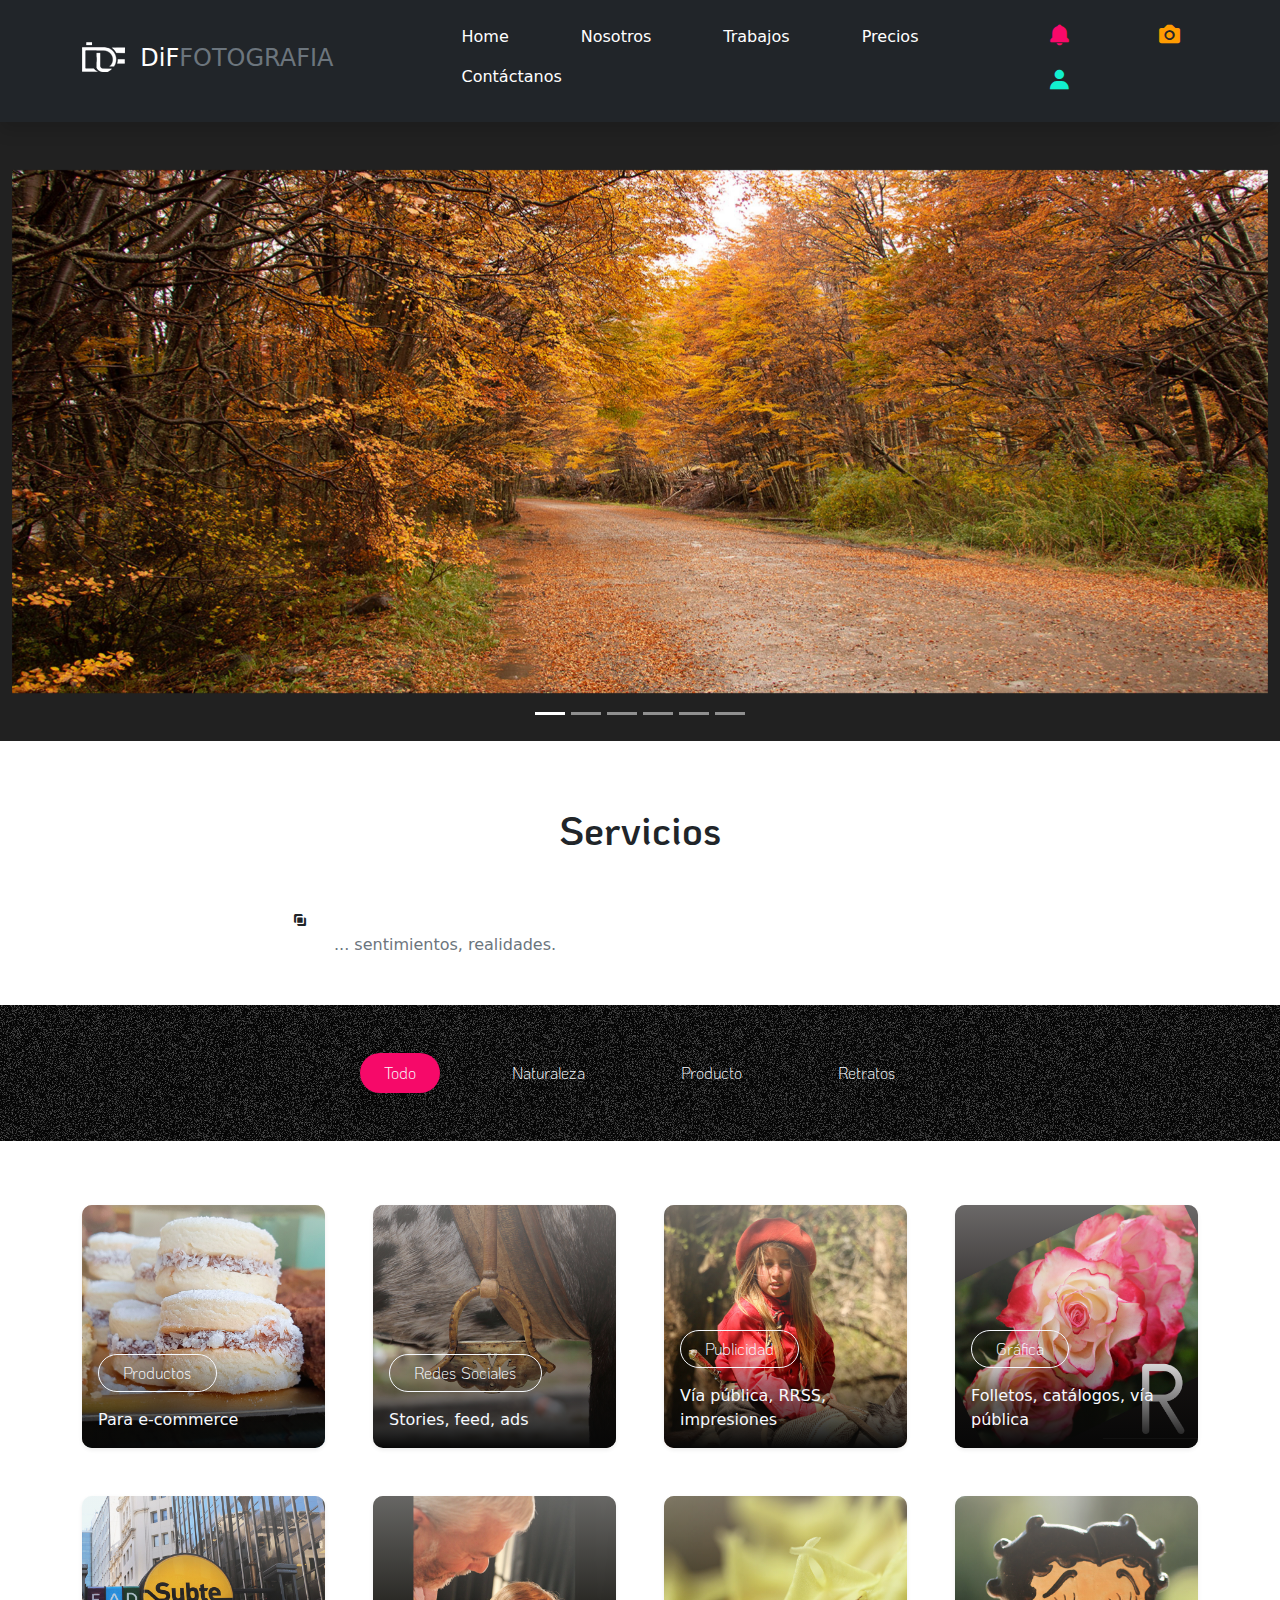
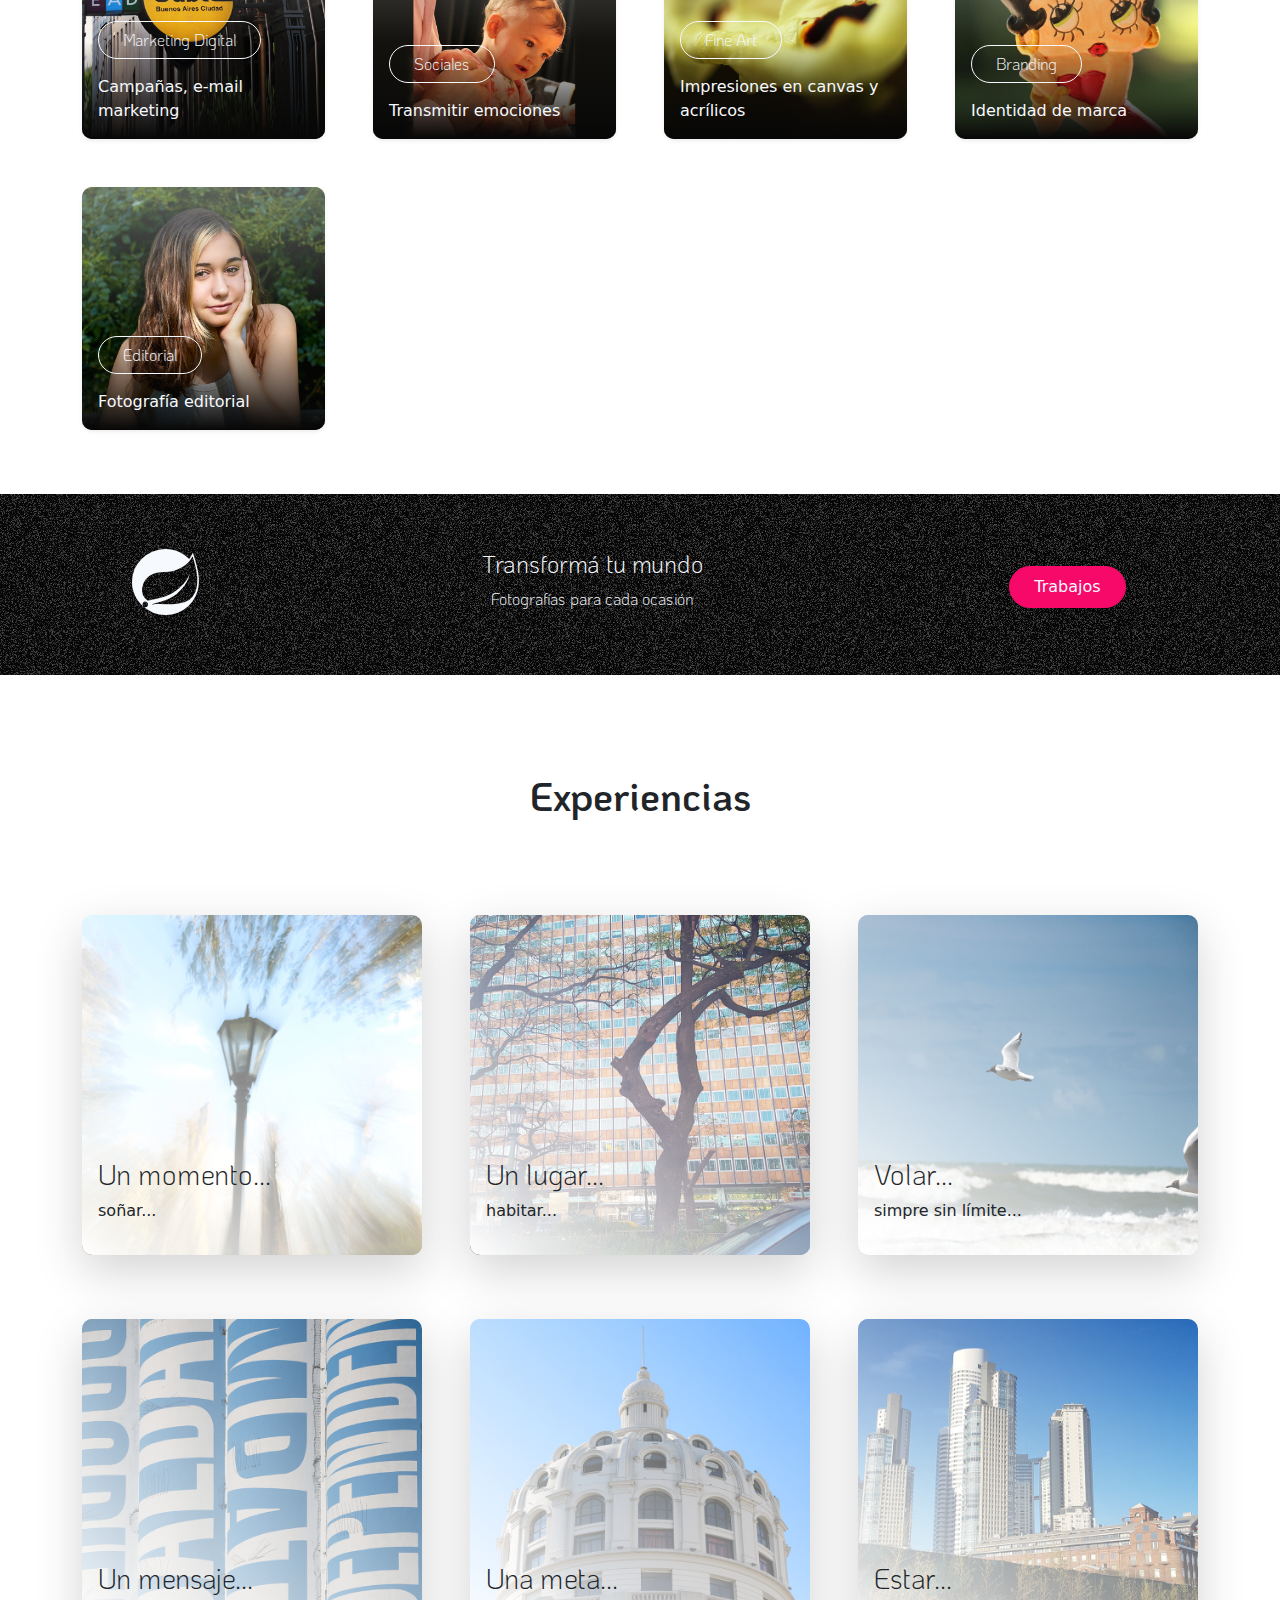
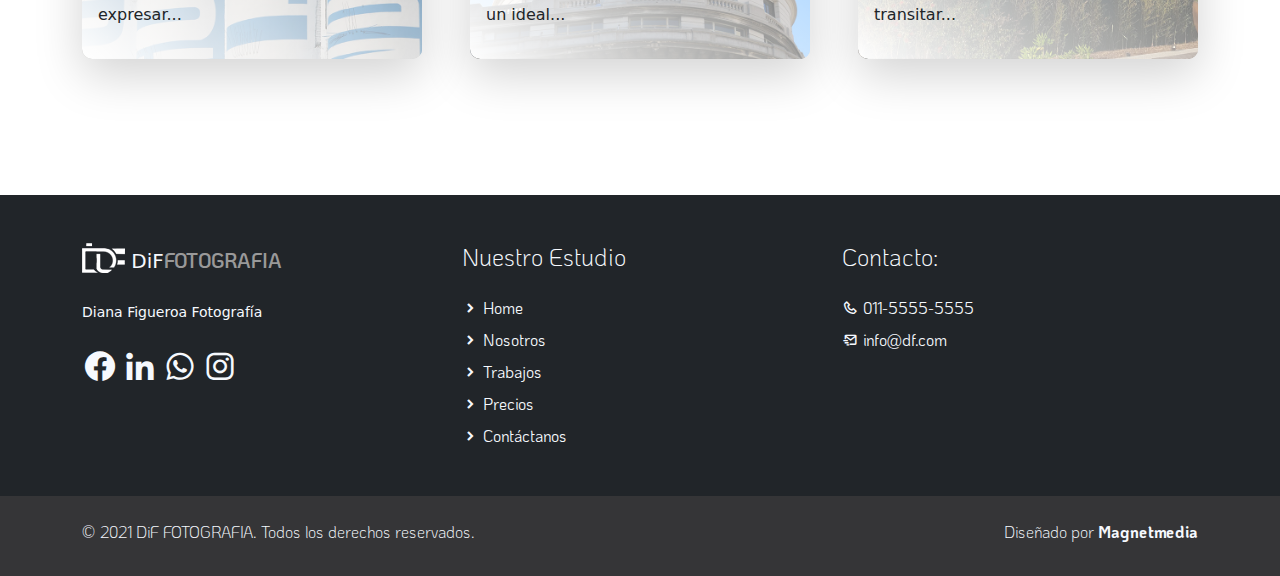
<file: index.html>
<!DOCTYPE html>     <!----- definición de html 5 -->          
<html lang="es"> 	<!----- definición del lenguaje -->  
					<!------Inicio del  HEAD -->
<head>
  <title>DiF FOTOGRAFIA</title>
    <meta charset="utf-8">
    <meta name="viewport" content="width=device-width, initial-scale=1">  
	<!----- viewport para apple device-width = ancho pantalla initial-scale es que inicia sin ningún zoom --> 
    <link rel="apple-touch-icon" href="assets/img/apple-icon.png">
	<!----- icono para apple y safari --> 
    <link rel="shortcut icon" type="image/x-icon" href="assets/img/favicon.ico">
    <!-- Load Require CSS -->
    <link href="assets/css/bootstrap.min.css" rel="stylesheet">
	    <!-- iconos  -->
    <link href="assets/css/boxicon.min.css" rel="stylesheet">
	    <!-- tipo de letra 
    <link href="https://fonts.googleapis.com/css2?family=Open+Sans:wght@300;400;600&display=swap" rel="stylesheet">-->
    <link rel="preconnect" href="https://fonts.gstatic.com">
<link href="https://fonts.googleapis.com/css2?family=KoHo:wght@300;400;500;600&display=swap" rel="stylesheet">
		<!-- carga CSS -->
    <link rel="stylesheet" href="assets/css/estilos.css">
</head>
<!-----
.text-primary  		azul
.text-secondary		gris
.text-success		verde
.text-danger		rojo
.text-warning		amarillo
.text-info			celeste
.text-light			blanco
.text-dark			negro
.text-muted			gris oscuro
.text-white			gris claro
-->
<!------------------------------------------------------------------ Fin del  HEAD -->
<body>
    <!-- Header 
	nav = cuyo propósito es proporcionar enlaces de navegación, ya sea dentro del documento actual 
	o a otros documentos
	-->

    <nav id="main_nav" class="navbar navbar-expand-lg navbar-light bg-dark shadow  ">
	
	<!--navbar-expand-lg = envoltorio para que el navbar se estire en lg
	navbar-light = texto negro de la letra
	bg-white = fondo de color blanco
	-->

        <div class="container d-flex justify-content-between align-items-center">
		
            <a class="navbar-brand h1" href="index.html">
			<!--navbar-brand = clase se utiliza para resaltar la marca o logotipo de su página	
                <i class='bx bx-buildings bx-sm text-dark'></i>-->
                
				<!--	bx bx-buildings = icono del logo de la web: 
				http://www.unisvg.com/icon-sets/bx/bx-buildings.html 
				https://boxicons.com/
				-->

	       <span class="text-white h4"><img src="assets/img/logo_bco.png" class="img-responsive" style="vertical-align:text-bottom;"> &nbsp;DiF</span><span class="text-muted h4">FOTOGRAFIA</span></a>
			
			<!--	boton de hamburguesa --> 
  	          <button class="navbar-dark navbar-toggler border-0 " 
				type="button" data-bs-toggle="collapse" 
				data-bs-target="#navbar-toggler-success" 
				aria-controls="navbarSupportedContent" 
				aria-expanded="false" 
				aria-label="Toggle navigation">
				<span class="navbar-toggler-icon ">
				</span>
            </button>
		<!------------------------------------------- Opciones del Menu		-->
		<div class="align-self-center collapse navbar-collapse flex-fill  d-lg-flex justify-content-lg-between " 
		id="navbar-toggler-success">
		
		<!-------collapse navbar-collapse= para agrupar y ocultar el contenido de la barra de navegación 
		por un punto de interrupción principal.
		flex-fill = obliga a que todos los elementos tengan el mismo tamaño de ancho
		d-lg-flex = utilidades para crear un contenedor flexbox y transforme los elementos secundarios 
		directos en elementos flexibles
		-->
  		              <div class="flex-fill mx-xl-5 mb-2">
				<!--	  mx=para clases que establecen tanto *-lefty*-right-->
 	                   <ul class="nav navbar-nav d-flex justify-content-between mx-xl-5 text-center text-dark">
					<!--   .navbar-nav para una navegación ligera y de altura completa 
					   (incluida la compatibilidad con menús desplegables).-->
                        <li class="nav-item">
                            <a class=" text-white nav-link btn-outline-primary  px-3" href="index.html">Home</a>
						<!-- px = padding y mx es el margin 
						rounded-pill =genera ese boton con bordes redondeados rounded-circle-->	
                        </li>
                        <li class="nav-item">
                            <a class=" text-white nav-link btn-outline-primary  px-3" href="about.html">Nosotros</a>
                        </li>
                        <li class="nav-item">
                            <a class=" text-white nav-link btn-outline-primary  px-3" href="work.html">Trabajos</a>
                        </li>
                        <li class="nav-item">
                            <a class=" text-white nav-link btn-outline-primary  px-3" href="pricing.html">Precios</a>
                        </li>
                        <li class="nav-item">
                            <a class=" text-white nav-link btn-outline-primary  px-3" href="contact.html">Contáctanos</a>
                        </li>
                    </ul>
                </div>

<!---------------------------------------------------------Fin de las opciones del menu
------------------------------------------------------------ Inicio de los iconos del menu-->
                <div class="navbar align-self-center d-flex">
                    <a class="nav-link" href="#"><i class='bx bxs-bell bx-sm bx-tada-hover text-rosa'></i></a>
                    <a class="nav-link" href="#"><i class='bx bxs-camera bx-sm text-naranja'></i></a>
                    <a class="nav-link" href="#"><i class='bx bxs-user bx-sm text-celeste'></i></a>
				    <!--	https://iconify.design/icon-sets/bx/-->
                </div>
            </div>
        </div>
    </nav>
<!----------------------------------------------------------- Fin de los iconos del menu -->

    <!-- Close Header -->
 <!----------------------------------------------------------- Fin del Header-->

    <!-- Start Banner Hero -->
    <div class="banner-wrapper bg-light">
        <div id="index_banner2" class="banner-vertical-center-index container-fluid ">

            <!-- Start slider -->
            <div id="carouselExampleIndicators" class="carousel slide" data-bs-ride="carousel">
                <ol class="carousel-indicators">
                    <li data-bs-target="#carouselExampleIndicators" data-bs-slide-to="0" class="active"></li>
                    <li data-bs-target="#carouselExampleIndicators" data-bs-slide-to="1"></li>
                    <li data-bs-target="#carouselExampleIndicators" data-bs-slide-to="2" ></li>
                    <li data-bs-target="#carouselExampleIndicators" data-bs-slide-to="3" ></li>
                    <li data-bs-target="#carouselExampleIndicators" data-bs-slide-to="4" ></li>
                    <li data-bs-target="#carouselExampleIndicators" data-bs-slide-to="5" ></li>
                </ol>
 <!-- class="active" Se requiere un elemento activo inicial
La .activeclase debe agregarse a una de las diapositivas. De lo contrario, el carrusel no será visible. -->
				
                <div class="carousel-inner">
				
<!-- Primer elemento del carrousel 
Ver: https://getbootstrap.com/docs/4.0/components/carousel/  -->				

                    
                 
 <!----------------------------------------------------------- Nuevo ITem del Carrousel-->

                    
  
 <!----------------------------------------------------------- Nuevo ITem del Carrousel-->					
                    
                     <div class="carousel-item active">
                        <div class="py-5 row d-flex align-items-center">
                            <img class="d-block " src="assets/img/banner-bg-02.jpg" alt="First slide">
                        </div>
                    </div>
                    <div class="carousel-item">
                        <div class="py-5 row d-flex align-items-center">
                            <img class="d-block " src="assets/img/banner-bg-04.jpg" alt="First slide">
                        </div>
                    </div>
                    <div class="carousel-item">
                        <div class="py-5 row d-flex align-items-center">
                            <img class="d-block " src="assets/img/banner-bg-03.jpg" alt="First slide">
                        </div>
                    </div>
                    <div class="carousel-item">
                        <div class="py-5 row d-flex align-items-center">
                            <img class="d-block " src="assets/img/banner-bg-05.jpg" alt="First slide">
                        </div>
                    </div>
                    <div class="carousel-item">
                        <div class="py-5 row d-flex align-items-center">
                            <img class="d-block " src="assets/img/banner-bg-06.jpg" alt="First slide">
                        </div>
                    </div>
                    <div class="carousel-item">
                        <div class="py-5 row d-flex align-items-center">
                            <img class="d-block " src="assets/img/banner-bg-01.jpg" alt="First slide">
                        </div>
                    </div>
                    
                </div>
    <!-------------------------------------------------------Flechas del carrousel   -->
                <a class="carousel-control-prev text-decoration-none" href="#carouselExampleIndicators" role="button" data-bs-slide="prev">
                    <i class='bx bx-chevron-left'></i>
                    <span class="visually-hidden">Ant.</span>
                </a>
                <a class="carousel-control-next text-decoration-none" href="#carouselExampleIndicators" role="button" data-bs-slide="next">
                    <i class='bx bx-chevron-right'></i>
                    <span class="visually-hidden">Prox.</span>
                </a>
            </div>
			 <!-- bx-chevron-right y left son las puntas de flecha del carrousel -->
            <!-- End slider -->

        </div>
    </div>
    <!-- End Banner Hero -->

    <!-- Start Service -->
    <section class="service-wrapper py-3">
        <div class="container-fluid pb-3">
            <div class="row">
                <h2 class="h2 text-center col-12 py-5 semi-bold-600">Servicios</h2>
                <div class="service-header col-2 col-lg-3 text-end light-300">
                   <i class='bx bx-unite'></i>
                </div>
                <div class="service-heading col-10 col-lg-9 text-start float-end light-300">
                </div>
            </div>
            <p class="service-footer col-10 offset-2 col-lg-9 offset-lg-3 text-start pb-3 text-muted px-2">
               ... sentimientos, realidades.
            </p>
        </div>

        <div class="service-tag py-5 bg-ruido">
            <div class="col-md-12">
                <ul class="nav d-flex justify-content-center">
                    <li class="nav-item mx-lg-4">
                        <a class="filter-btn nav-link btn-outline-primary active shadow rounded-pill text-light px-4 
						light-300" href="#" data-filter=".project">Todo</a>
				<!-- btn-outline = boton transparente -->
                    </li>
                    <li class="nav-item mx-lg-4">
                        <a class="filter-btn nav-link btn-outline-primary rounded-pill text-light px-4 light-300" 
						href="#" data-filter=".graphic">Naturaleza</a>
                    </li>
                    <li class="filter-btn nav-item mx-lg-4">
                        <a class="filter-btn nav-link btn-outline-primary rounded-pill text-light px-4 light-300" 
						href="#" data-filter=".ui">Producto</a>
                    </li>
                    <li class="nav-item mx-lg-4">
                        <a class="filter-btn nav-link btn-outline-primary rounded-pill text-light px-4 light-300" 
						href="#" data-filter=".branding">Retratos</a>
                    </li>
                </ul>
            </div>
        </div>

    </section>

    <section class="container overflow-hidden py-5">
        <div class="row gx-5 gx-sm-3 gx-lg-5 gy-lg-5 gy-3 pb-3 projects">

            <!-- Comienzan los trabajos recientes -->
            <div class="col-xl-3 col-md-4 col-sm-6 project ui ">
                <a href="#" class="service-work card border-0 text-white shadow-sm overflow-hidden mx-5 m-sm-0">
                    <img class="service card-img" src="./assets/img/services-01.jpg" alt="Card image">
                    <div class="service-work-vertical card-img-overlay d-flex align-items-end">
                        <div class="service-work-content text-left text-light">
                            <span class="btn btn-outline-light rounded-pill mb-lg-3 px-lg-4 light-300">Productos</span>
                            <p class="card-text">Para e-commerce</p>
                        </div>
                    </div>
                </a>
            </div><!-- End Recent Work -->

            <!-- Start Recent Work -->
            <div class="col-xl-3 col-md-4 col-sm-6 project ui graphic">
                <a href="#" class="service-work card border-0 text-white shadow-sm overflow-hidden mx-5 m-sm-0">
                    <img class="card-img" src="./assets/img/services-02.jpg" alt="Card image">
                    <div class="service-work-vertical card-img-overlay d-flex align-items-end">
                        <div class="service-work-content text-left text-light">
                            <span class="btn btn-outline-light rounded-pill mb-lg-3 px-lg-4 light-300">Redes Sociales</span>
                            <p class="card-text">Stories, feed, ads</p>
                        </div>
                    </div>
                </a>
            </div><!-- End Recent Work -->

            <!-- Start Recent Work -->
            <div class="col-xl-3 col-md-4 col-sm-6 project branding">
                <a href="#" class="service-work card border-0 text-white shadow-sm overflow-hidden mx-5 m-sm-0">
                    <img class="card-img" src="./assets/img/services-03.jpg" alt="Card image">
                    <div class="service-work-vertical card-img-overlay d-flex align-items-end">
                        <div class="service-work-content text-left text-light">
                            <span class="btn btn-outline-light rounded-pill mb-lg-3 px-lg-4 light-300">Publicidad</span>
                            <p class="card-text">Vía pública, RRSS, impresiones</p>
                        </div>
                    </div>
                </a>
            </div><!-- End Recent Work -->

            <!-- Start Recent Work -->
            <div class="col-xl-3 col-md-4 col-sm-6 project ui graphic">
                <a href="#" class="service-work card border-0 text-white shadow-sm overflow-hidden mx-5 m-sm-0">
                    <img class="card-img" src="./assets/img/services-04.jpg" alt="Card image">
                    <div class="service-work-vertical card-img-overlay d-flex align-items-end">
                        <div class="service-work-content text-left text-light">
                            <span class="btn btn-outline-light rounded-pill mb-lg-3 px-lg-4 light-300">Gráfica</span>
                            <p class="card-text">Folletos, catálogos, vía pública</p>
                        </div>
                    </div>
                </a>
            </div><!-- End Recent Work -->

            <!-- Start Recent Work -->
            <div class="col-xl-3 col-md-4 col-sm-6 project ui ">
                <a href="#" class="service-work card border-0 text-white shadow-sm overflow-hidden mx-5 m-sm-0">
                    <img class="card-img" src="./assets/img/services-05.jpg" alt="Card image">
                    <div class="service-work-vertical card-img-overlay d-flex align-items-end">
                        <div class="service-work-content text-left text-light">
                            <span class="btn btn-outline-light rounded-pill mb-lg-3 px-lg-4 light-300">Marketing Digital</span>
                            <p class="card-text">Campañas, e-mail marketing</p>
                        </div>
                    </div>
                </a>
            </div><!-- End Recent Work -->

            <!-- Start Recent Work -->
            <div class="col-xl-3 col-md-4 col-sm-6 project branding">
                <a href="#" class="service-work card border-0 text-white shadow-sm overflow-hidden mx-5 m-sm-0">
                    <img class="card-img" src="./assets/img/services-06.jpg" alt="Card image">
                    <div class="service-work-vertical card-img-overlay d-flex align-items-end">
                        <div class="service-work-content text-left text-light">
                            <span class="btn btn-outline-light rounded-pill mb-lg-3 px-lg-4 light-300">Sociales</span>
                            <p class="card-text">Transmitir emociones</p>
                        </div>
                    </div>
                </a>
            </div><!-- End Recent Work -->

            <!-- Start Recent Work -->
            <div class="col-xl-3 col-md-4 col-sm-6 project graphic ">
                <a href="#" class="service-work card border-0 text-white shadow-sm overflow-hidden mx-5 m-sm-0">
                    <img class="card-img" src="./assets/img/services-07.jpg" alt="Card image">
                    <div class="service-work-vertical card-img-overlay d-flex align-items-end">
                        <div class="service-work-content text-left text-light">
                            <span class="btn btn-outline-light rounded-pill mb-lg-3 px-lg-4 light-300">Fine Art</span>
                            <p class="card-text">Impresiones en canvas y acrílicos </p>
                        </div>
                    </div>
                </a>
            </div><!-- End Recent Work -->

            <!-- Start Recent Work -->
            <div class="col-xl-3 col-md-4 col-sm-6 project ui  ">
                <a href="#" class="service-work card border-0 text-white shadow-sm overflow-hidden mx-5 m-sm-0">
                    <img class="card-img" src="./assets/img/services-08.jpg" alt="Card image">
                    <div class="service-work-vertical card-img-overlay d-flex align-items-end">
                        <div class="service-work-content text-left text-light">
                            <span class="btn btn-outline-light rounded-pill mb-lg-3 px-lg-4 light-300">Branding</span>
                            <p class="card-text">Identidad de marca</p>
                        </div>
                    </div>
                </a>
            </div><!-- End Recent Work -->
             <!-- Start Recent Work -->
            <div class="col-xl-3 col-md-4 col-sm-6 project   branding">
                <a href="#" class="service-work card border-0 text-white shadow-sm overflow-hidden mx-5 m-sm-0">
                    <img class="card-img" src="./assets/img/services-09.jpg" alt="Card image">
                    <div class="service-work-vertical card-img-overlay d-flex align-items-end">
                        <div class="service-work-content text-left text-light">
                            <span class="btn btn-outline-light rounded-pill mb-lg-3 px-lg-4 light-300">Editorial</span>
                            <p class="card-text">Fotografía editorial</p>
                        </div>
                    </div>
                </a>
            </div><!-- End Recent Work -->

        </div>
    </section>
    <!-- End Service -->






    <!-- Start View Work -->
    <section class=" bg-ruido">
        <div class="container py-5 ">
            <div class="row d-flex justify-content-center text-center">
                <div class="col-lg-2 col-12 text-light align-items-center">
                    <i class='display-1 bx bxl-spring-boot bx-lg'></i>
                </div>
                <div class="col-lg-7 col-12 text-light pt-2">
                    <h3 class="h4 light-300">Transformá tu mundo</h3>
                    <p class="light-300">Fotografías para cada ocasión</p>
                </div>
                <div class="col-lg-3 col-12 pt-4">
                    <a href="work.html" class="btn btn-primary rounded-pill btn-block shadow px-4 py-2 bg-rosa">Trabajos</a>
                </div>
            </div>
        </div>
    </section>
    <!-- End View Work -->

    <!-- Start Recent Work -->
    <section class="py-5 mb-5">
        <div class="container">
            <div class="recent-work-header row text-center pb-5">
                <h2 class="col-md-6 m-auto h2 semi-bold-600 py-5">Experiencias</h2>
            </div>
            <div class="row gy-5 g-lg-5 mb-4">

                <!-- Start Recent Work -->
                <div class="col-md-4 mb-3">
                    <a href="#" class="recent-work card border-0 shadow-lg overflow-hidden">
                        <img class="recent-work-img card-img" src="./assets/img/recent-work-01.jpg" alt="Card image">
                        <div class="recent-work-vertical card-img-overlay d-flex align-items-end">
                            <div class="recent-work-content text-start mb-3 ml-3 text-dark">
                                <h3 class="card-title light-300">Un momento...</h3>
                                <p class="card-text">soñar...</p>
                            </div>
                        </div>
                    </a>
                </div><!-- End Recent Work -->

                <!-- Start Recent Work -->
                <div class="col-md-4 mb-3">
                    <a href="#" class="recent-work card border-0 shadow-lg overflow-hidden">
                        <img class="recent-work-img card-img" src="./assets/img/recent-work-02.jpg" alt="Card image">
                        <div class="recent-work-vertical card-img-overlay d-flex align-items-end">
                            <div class="recent-work-content text-start mb-3 ml-3 text-dark">
                                <h3 class="card-title light-300">Un lugar...</h3>
                                <p class="card-text">habitar...</p>
                            </div>
                        </div>
                    </a>
                </div><!-- End Recent Work -->

                <!-- Start Recent Work -->
                <div class="col-md-4 mb-3">
                    <a href="#" class="recent-work card border-0 shadow-lg overflow-hidden">
                        <img class="recent-work-img card-img" src="./assets/img/recent-work-03.jpg" alt="Card image">
                        <div class="recent-work-vertical card-img-overlay d-flex align-items-end">
                            <div class="recent-work-content text-start mb-3 ml-3 text-dark">
                                <h3 class="card-title light-300">Volar...</h3>
                                <p class="card-text">simpre sin límite...</p>
                            </div>
                        </div>
                    </a>
                </div><!-- End Recent Work -->

                <!-- Start Recent Work -->
                <div class="col-md-4 mb-3">
                    <a href="#" class="recent-work card border-0 shadow-lg overflow-hidden">
                        <img class="recent-work-img card-img" src="./assets/img/recent-work-04.jpg" alt="Card image">
                        <div class="recent-work-vertical card-img-overlay d-flex align-items-end">
                            <div class="recent-work-content text-start mb-3 ml-3 text-dark">
                                <h3 class="card-title light-300">Un mensaje...</h3>
                                <p class="card-text">expresar...</p>
                            </div>
                        </div>
                    </a>
                </div><!-- End Recent Work -->

                <!-- Start Recent Work -->
                <div class="col-md-4 mb-3">
                    <a href="#" class="recent-work card border-0 shadow-lg overflow-hidden">
                        <img class="recent-work-img card-img" src="./assets/img/recent-work-05.jpg" alt="Card image">
                        <div class="recent-work-vertical card-img-overlay d-flex align-items-end">
                            <div class="recent-work-content text-start mb-3 ml-3 text-dark">
                                <h3 class="card-title light-300">Una meta...</h3>
                                <p class="card-text">un ideal...</p>
                            </div>
                        </div>
                    </a>
                </div><!-- End Recent Work -->

                <!-- Start Recent Work -->
                <div class="col-md-4 mb-3">
                    <a href="#" class="recent-work card border-0 shadow-lg overflow-hidden">
                        <img class="recent-work-img card-img" src="./assets/img/recent-work-06.jpg" alt="Card image">
                        <div class="recent-work-vertical card-img-overlay d-flex align-items-end">
                            <div class="recent-work-content text-start mb-3 ml-3 text-dark">
                                <h3 class="card-title light-300">Estar...</h3>
                                <p class="card-text">transitar...</p>
                            </div>
                        </div>
                    </a>
                </div><!-- End Recent Work -->

            </div>
        </div>
    </section>
    <!-- End Recent Work -->



    <!-- Start Footer -->
    <footer class="bg-footer pt-4">
        <div class="container">
            <div class="row py-4">

                <div class="col-lg-4 col-12 align-left">
                    <a class="navbar-brand" href="index.html">
                        <img src="assets/img/logo_bco.png" class="img-responsive" style="vertical-align:text-bottom;">
                        <span class="text-light h5">DiF</span><span class=" h5 semi-bold-600 text-gris">FOTOGRAFIA</span>
                    </a>
                    
                    <p class="text-light my-lg-4 my-2"><small>
                        Diana Figueroa Fotografía</small>
                    </p>
                    <ul class="list-inline footer-icons light-300">
                        <li class="list-inline-item m-0">
                            <a class="text-light" target="_blank" href="http://facebook.com/">
                                <i class='bx bxl-facebook-circle bx-md' ></i>
                            </a>
                        </li>
                        <li class="list-inline-item m-0">
                            <a class="text-light" target="_blank" href="https://www.linkedin.com/">
                                <i class='bx bxl-linkedin bx-md' ></i>
                            </a>
                        </li>
                        <li class="list-inline-item m-0">
                            <a class="text-light" target="_blank" href="https://www.whatsapp.com/">
                                <i class='bx bxl-whatsapp bx-md' ></i>
                            </a>
                        </li>                       
                        <li class="list-inline-item m-0">
                            <a class="text-light" target="_blank" href="https://www.medium.com/">
                                <i class='bx bxl-instagram bx-md' ></i>
                            </a>
                        </li>
                    </ul>
                </div>

                <div class="col-lg-4 col-md-4 my-sm-0 mt-4">
                    <h3 class="h4 pb-lg-3 text-light light-300">Nuestro Estudio</h2>
                        <ul class="list-unstyled text-light light-300">
                            <li class="pb-2">
                                <i class='bx-fw bx bxs-chevron-right bx-xs'></i><a class="text-decoration-none text-light" 
								href="index.html">Home</a>
                            </li>
                            <li class="pb-2">
                                <i class='bx-fw bx bxs-chevron-right bx-xs'></i><a class="text-decoration-none text-light py-1" 
								href="about.html">Nosotros</a>
                            </li>
                            <li class="pb-2">
                                <i class='bx-fw bx bxs-chevron-right bx-xs'></i><a class="text-decoration-none text-light py-1" 
								href="work.html">Trabajos</a>
                            </li>
                            <li class="pb-2">
                                <i class='bx-fw bx bxs-chevron-right bx-xs'></i></i><a class="text-decoration-none text-light py-1" 
								href="pricing.html">Precios</a>
                            </li>
                            <li class="pb-2">
                                <i class='bx-fw bx bxs-chevron-right bx-xs'></i><a class="text-decoration-none text-light py-1" 
								href="contact.html">Contáctanos</a>
                            </li>
                        </ul>
                </div>

                <div class="col-lg-4 col-md-4 my-sm-0 mt-4">
                    <h2 class="h4 pb-lg-3 text-light light-300">Contacto:</h2>
                    <ul class="list-unstyled text-light light-300">
                        <li class="pb-2">
                            <i class='bx-fw bx bx-phone bx-xs'></i><a class="text-decoration-none text-light py-1" 
							href="tel:010-020-0340">011-5555-5555</a>
                        </li>
                        <li class="pb-2">
                            <i class='bx-fw bx bx-mail-send bx-xs'></i><a class="text-decoration-none text-light py-1"
							href="mailto:info@df.com">info@df.com</a>
                        </li>
                    </ul>
                </div>

            </div>
        </div>

        <div class="w-100 bg-footer2 py-3">
            <div class="container">
                <div class="row pt-2">
                    <div class="col-lg-6 col-sm-12">
                        <p class="text-lg-start text-center text-light light-300">
                            © 2021 DiF FOTOGRAFIA. Todos los derechos reservados.
                        </p>
                    </div>
                    <div class="col-lg-6 col-sm-12">
                        <p class="text-lg-end text-center text-light light-300">
                            Diseñado por <a rel="sponsored" class="text-decoration-none text-light" 
							href="https://www.magnetmedia.com.ar/" target="_blank"><strong>Magnetmedia</strong></a>
                        </p>
                    </div>
                </div>
            </div>
        </div>

    </footer>
    <!-- End Footer -->


    <!-- Bootstrap -->
    <script src="assets/js/bootstrap.bundle.min.js"></script>
    <!-- Load jQuery require for isotope -->
    <script src="assets/js/jquery.min.js"></script>
   <!-- Isotope -->
    <script src="assets/js/isotope.pkgd.js"></script>
    <!-- Page Script -->
    <script>
        $(window).load(function() {
            // init Isotope
            var $projects = $('.projects').isotope({
                itemSelector: '.project',
                layoutMode: 'fitRows'
            });
            $(".filter-btn").click(function() {
                var data_filter = $(this).attr("data-filter");
                $projects.isotope({
                    filter: data_filter
                });
                $(".filter-btn").removeClass("active");
                $(".filter-btn").removeClass("shadow");
                $(this).addClass("active");
                $(this).addClass("shadow");
                return false;
            });
        });
    </script>	
 
   
</body>

</html>
</file>
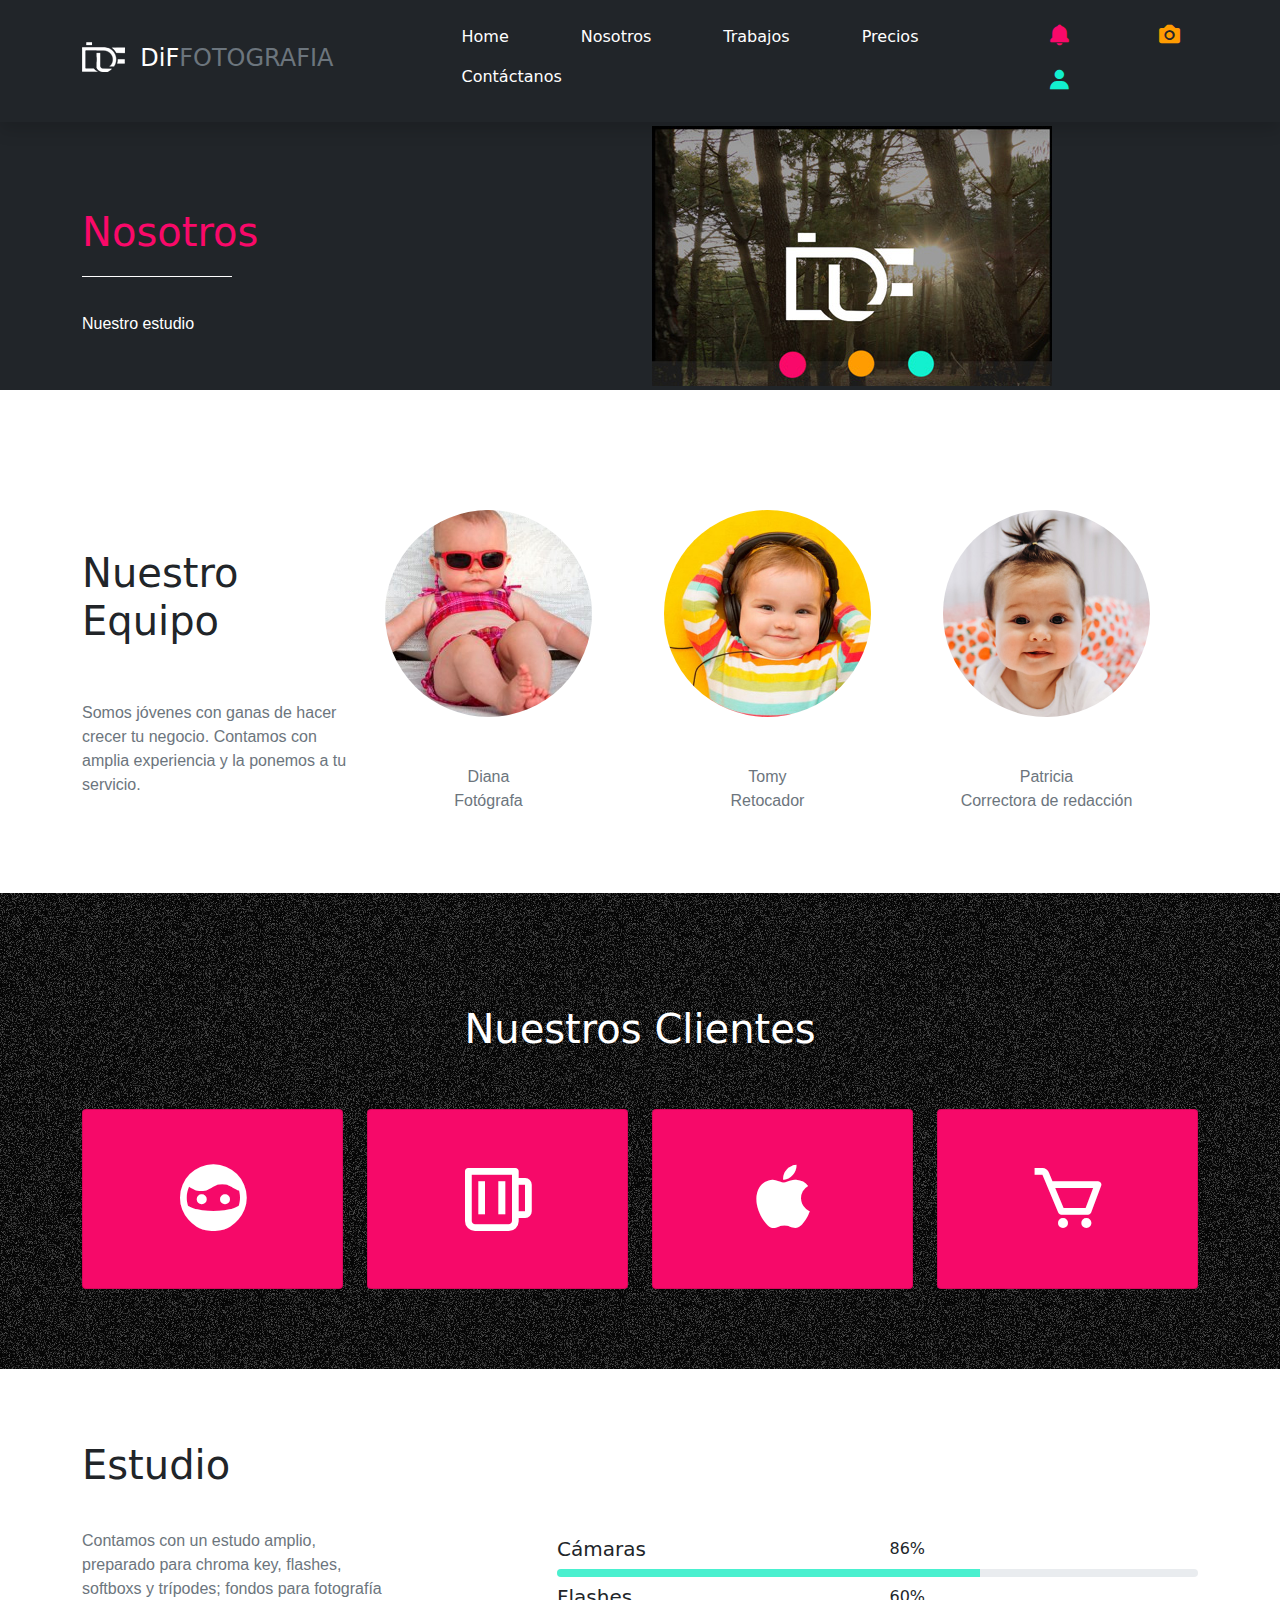
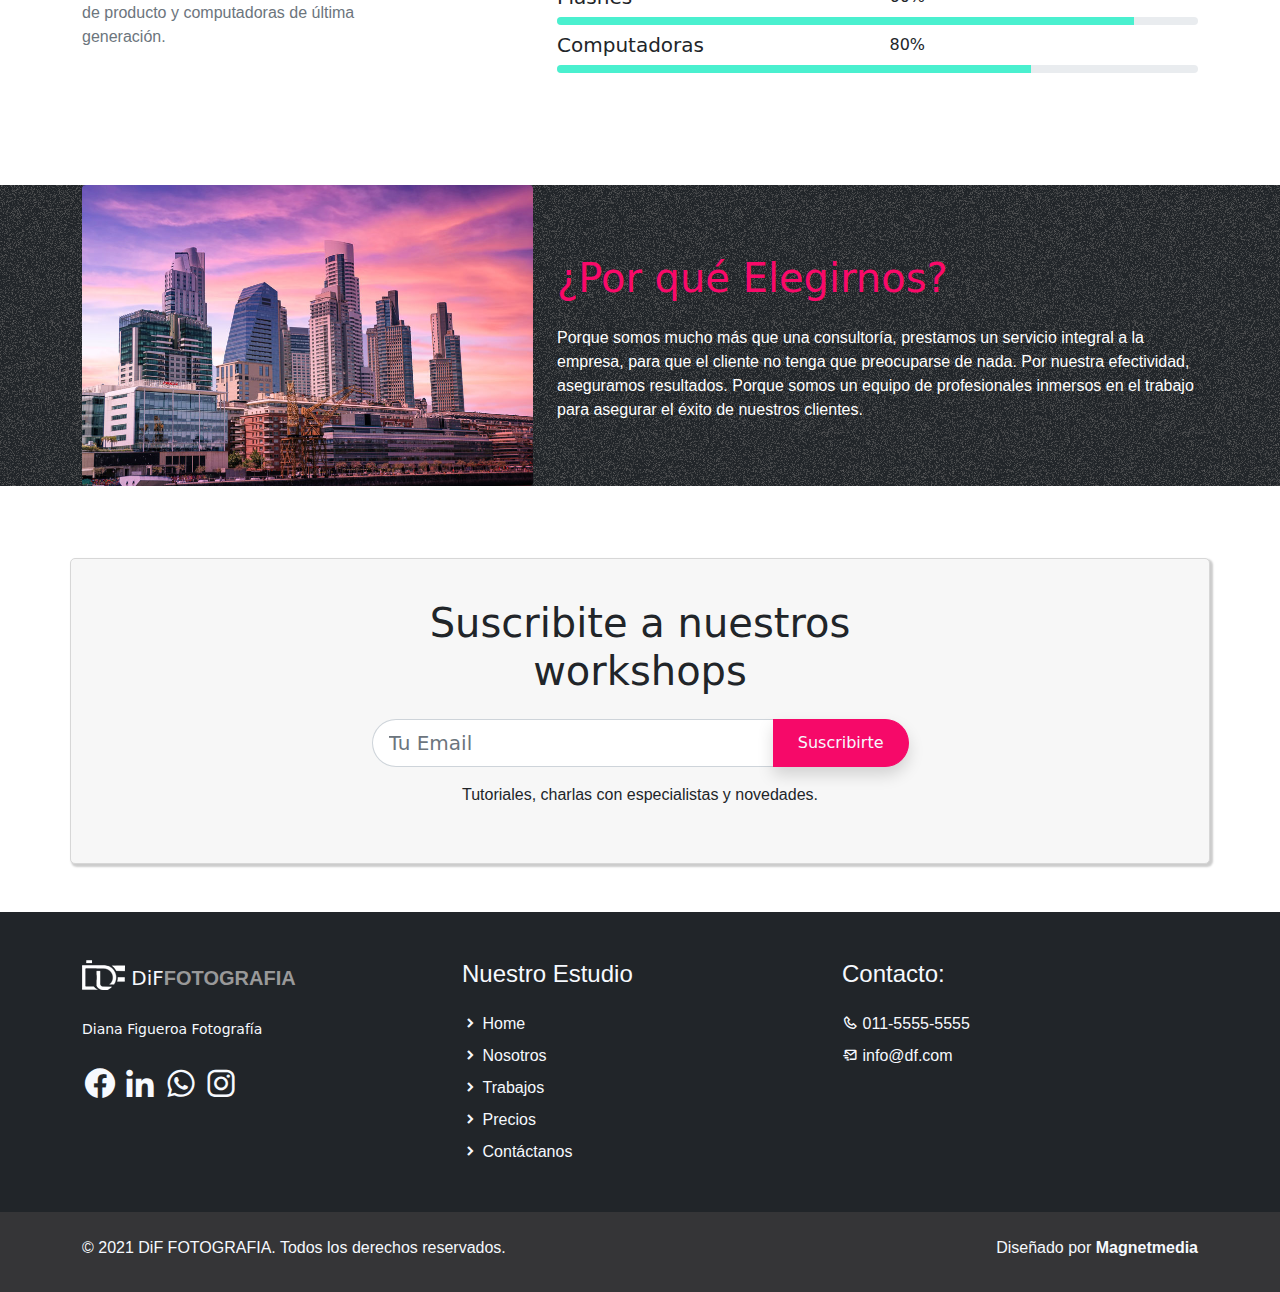
<file: about.html>
<!DOCTYPE html>
<html lang="es">

<head>
  <title>DiF FOTOGRAFIA</title>
    <meta charset="utf-8">
    <meta name="viewport" content="width=device-width, initial-scale=1">
    <link rel="apple-touch-icon" href="assets/img/apple-icon.png">
    <link rel="shortcut icon" type="image/x-icon" href="assets/img/favicon.ico">
    <!-- Load Require CSS -->
    <link href="assets/css/bootstrap.min.css" rel="stylesheet">
    <!-- Font CSS -->
    <link href="assets/css/boxicon.min.css" rel="stylesheet">
    <link href="https://fonts.googleapis.com/css2?family=Open+Sans:wght@300;400;600&display=swap" rel="stylesheet">
    <link rel="stylesheet" href="assets/css/estilos.css">

</head>

<body>
    <!-- Header -->
    <nav id="main_nav" class="navbar navbar-expand-lg navbar-light bg-dark shadow  ">
    
    <!--navbar-expand-lg = envoltorio para que el navbar se estire en lg
    navbar-light = texto negro de la letra
    bg-white = fondo de color blanco
    -->

        <div class="container d-flex justify-content-between align-items-center">
        
            <a class="navbar-brand h1" href="index.html">
            <!--navbar-brand = clase se utiliza para resaltar la marca o logotipo de su página  
                <i class='bx bx-buildings bx-sm text-dark'></i>-->
                
                <!--    bx bx-buildings = icono del logo de la web: 
                http://www.unisvg.com/icon-sets/bx/bx-buildings.html 
                https://boxicons.com/
                -->

           <span class="text-white h4"><img src="assets/img/logo_bco.png" class="img-responsive" style="vertical-align:text-bottom;"> &nbsp;DiF</span><span class="text-muted h4">FOTOGRAFIA</span></a>
            
            <!--    boton de hamburguesa --> 
              <button class="navbar-dark navbar-toggler border-0 " 
                type="button" data-bs-toggle="collapse" 
                data-bs-target="#navbar-toggler-success" 
                aria-controls="navbarSupportedContent" 
                aria-expanded="false" 
                aria-label="Toggle navigation">
                <span class="navbar-toggler-icon ">
                </span>
            </button>
        <!------------------------------------------- Opciones del Menu     -->
        <div class="align-self-center collapse navbar-collapse flex-fill  d-lg-flex justify-content-lg-between " 
        id="navbar-toggler-success">
        
        <!-------collapse navbar-collapse= para agrupar y ocultar el contenido de la barra de navegación 
        por un punto de interrupción principal.
        flex-fill = obliga a que todos los elementos tengan el mismo tamaño de ancho
        d-lg-flex = utilidades para crear un contenedor flexbox y transforme los elementos secundarios 
        directos en elementos flexibles
        -->
                      <div class="flex-fill mx-xl-5 mb-2">
                <!--      mx=para clases que establecen tanto *-lefty*-right-->
                       <ul class="nav navbar-nav d-flex justify-content-between mx-xl-5 text-center text-dark">
                    <!--   .navbar-nav para una navegación ligera y de altura completa 
                       (incluida la compatibilidad con menús desplegables).-->
                        <li class="nav-item">
                            <a class=" text-white nav-link btn-outline-primary  px-3" href="index.html">Home</a>
                        <!-- px = padding y mx es el margin 
                        rounded-pill =genera ese boton con bordes redondeados rounded-circle--> 
                        </li>
                        <li class="nav-item">
                            <a class=" text-white nav-link btn-outline-primary  px-3" href="about.html">Nosotros</a>
                        </li>
                        <li class="nav-item">
                            <a class=" text-white nav-link btn-outline-primary  px-3" href="work.html">Trabajos</a>
                        </li>
                        <li class="nav-item">
                            <a class=" text-white nav-link btn-outline-primary  px-3" href="pricing.html">Precios</a>
                        </li>
                        <li class="nav-item">
                            <a class=" text-white nav-link btn-outline-primary  px-3" href="contact.html">Contáctanos</a>
                        </li>
                    </ul>
                </div>

<!---------------------------------------------------------Fin de las opciones del menu
------------------------------------------------------------ Inicio de los iconos del menu-->
                <div class="navbar align-self-center d-flex">
                    <a class="nav-link" href="#"><i class='bx bxs-bell bx-sm bx-tada-hover text-rosa'></i></a>
                    <a class="nav-link" href="#"><i class='bx bxs-camera bx-sm text-naranja'></i></a>
                    <a class="nav-link" href="#"><i class='bx bxs-user bx-sm text-celeste'></i></a>
                    <!--    https://iconify.design/icon-sets/bx/-->
                </div>
            </div>
        </div>
    </nav>
    <!-- Close Header -->


    <!-- Start Banner Hero -->
    <section class="bg-dark w-100">
        <div class="container">
            <div class="row d-flex align-items-center py-1">
                <div class="col-lg-6 text-start">
                    <h1 class="h2 py-5 text-rosa typo-space-line">Nosotros</h1>
                    <p class="light-300 text-white">
                        Nuestro estudio
                    </p>
                </div>
                <div class="col-lg-6">
                    <img src="./assets/img/nosotros.jpg" class="img-fluid">
                </div>
            </div>
        </div>
    </section>
    <!-- End Banner Hero -->


    <!-- Start Team Member -->
    <section class="container py-5">
        <div class="pt-5 pb-3 d-lg-flex align-items-center gx-5">

            <div class="col-lg-3">
                <h2 class="h2 py-5 typo-space-line">Nuestro Equipo</h2>
                <p class="text-muted light-300">
                    Somos jóvenes con ganas de hacer crecer tu negocio.
                    Contamos con amplia experiencia y la ponemos a tu servicio.
                </p>
            </div>

            <div class="col-lg-9 row">
                <div class="team-member col-md-4">
                    <img class="team-member-img img-fluid rounded-circle p-4" src="./assets/img/team-01.jpg" alt="Card image">
                    <ul class="team-member-caption list-unstyled text-center pt-4 text-muted light-300">
                        <li>Diana </li>
                        <li>Fotógrafa</li>
                    </ul>
                </div>
                <div class="team-member col-md-4">
                    <img class="team-member-img img-fluid rounded-circle p-4" src="./assets/img/team-02.jpg" alt="Card image">
                    <ul class="team-member-caption list-unstyled text-center pt-4 text-muted light-300">
                        <li>Tomy</li>
                        <li>Retocador</li>
                    </ul>
                </div>
                <div class="team-member col-md-4">
                    <img class="team-member-img img-fluid rounded-circle p-4" src="./assets/img/team-03.jpg" alt="Card image">
                    <ul class="team-member-caption list-unstyled text-center pt-4 text-muted light-300">
                        <li>Patricia</li>
                        <li>Correctora de redacción</li>
                    </ul>
                </div>
            </div>

        </div>
    </section>
    <!-- End Team Member -->

    <!-- Start Our Partner -->
    <section class="bg-ruido py-3">
        <div class="container py-5">
            <h2 class="h2 text-white text-center py-5">Nuestros Clientes</h2>
            <div class="row text-center">
                <div class="col-md-3 mb-3">
                    <div class="card partner-wap py-5">
                        <a href="#"><i class='display-1 text-white bx bxs-face-mask' ></i></i></a>
                    </div>
                </div>
                <div class="col-md-3 mb-3">
                    <div class="card partner-wap py-5">
                        <a href="#"><i class='display-1 bx text-white bx-beer bx-lg'></i></a>
                    </div>
                </div>
                <div class="col-md-3 mb-3">
                    <div class="card partner-wap py-5">
                        <a href="#"><i class='display-1 text-white bx bxl-apple'></i></a>
                    </div>
                </div>
                <div class="col-md-3 mb-3">
                    <div class="card partner-wap py-5">
                        <a href="#"><i class='display-1 text-white bx bx-cart'></i></a>
                    </div>
                </div>
            </div>
        </div>
    </section>
    <!--End Our Partner-->

    <!-- Start Progress -->
    <section class="bg-white py-5">
        <div class="container my-4">

            <h1 class="creative-heading h2 pb-3">Estudio</h1>

            <div class="creative-content row py-3">
                <div class="col-md-5">
                    <p class="text-muted col-lg-8 light-300">Contamos con un estudo amplio, preparado para chroma key, flashes, softboxs y trípodes; fondos para fotografía de producto y computadoras de última generación. 
                    </p>
                </div>
                <div class="creative-progress col-md-7">

                    <div class="row mt-4 mt-sm-2">
                        <div class="col-6">
                            <h4 class="h5">Cámaras</h4>
                        </div>
                        <div class="col-6 text-right">86%</div>
                    </div>
                    <div class="progress">
                        <div class="progress-bar" role="progressbar" style="width: 66%" aria-valuenow="66" aria-valuemin="0" aria-valuemax="100"></div>
                    </div>

                    <div class="row mt-4 mt-sm-2">
                        <div class="col-6">
                            <h4 class="h5">Flashes</h4>
                        </div>
                        <div class="col-6 text-right">60%</div>
                    </div>
                    <div class="progress">
                        <div class="progress-bar" role="progressbar" style="width: 90%" aria-valuenow="90" aria-valuemin="0" aria-valuemax="100"></div>
                    </div>


                    <div class="row mt-4 mt-sm-2">
                        <div class="col-6">
                            <h4 class="h5">Computadoras</h4>
                        </div>
                        <div class="col-6 text-right">80%</div>
                    </div>
                    <div class="progress">
                        <div class="progress-bar" role="progressbar" style="width: 74%" aria-valuenow="74" aria-valuemin="0" aria-valuemax="100"></div>
                    </div>

                </div>
            </div>
        </div>
    </section>
    <!-- End Progress -->

    <!-- Start Choice -->
    <section class=" banner-bg bg-dark bg-ruido">
        <div class="container my-4">
            <div class="row">
                <div class="banner-img col-lg-5">
                    <img src="./assets/img/work.jpg" class="rounded img-fluid" alt="">
                </div>
                <div class="banner-content col-lg-7 align-self-end">
                    <h2 class="h2 pb-3  text-rosa pt-1">¿Por qué Elegirnos?</h2>
                    <p class="text-white pb-5 light-300 ">Porque somos mucho más que una consultoría, prestamos un servicio integral a la empresa, para que el cliente no tenga que preocuparse de nada.
Por nuestra efectividad, aseguramos resultados.
Porque somos un equipo de profesionales inmersos en el trabajo para asegurar el éxito de nuestros clientes.
                    </p>
                </div>
            </div>
        </div>
    </section>
    <!-- End Choice -->

    <!-- Start Aim 
    <section class="banner-bg bg-white py-5">
        <div class="container my-4">
            <div class="row text-center">

                <div class="objective col-lg-4">
                    <div class="objective-icon card m-auto py-4 mb-2 mb-sm-4 bg-secondary shadow-lg">
                        <i class="display-4 bx bxs-bulb text-light"></i>
                    </div>
                    <h2 class="objective-heading h3 mb-2 mb-sm-4 light-300">Nuestra Vision</h2>
                    <p class="light-300">
                        Incididunt ut labore et dolore magna aliqua. Quis ipsum suspendisse commodo viverra.
                    </p>
                </div>

                <div class="objective col-lg-4 mt-sm-0 mt-4">
                    <div class="objective-icon card m-auto py-4 mb-2 mb-sm-4 bg-secondary shadow-lg">
                        <i class='display-4 bx bx-revision text-light'></i>
                    </div>
                    <h2 class="objective-heading h3 mb-2 mb-sm-4 light-300">Nuestra Misión</h2>
                    <p class="light-300">
                        Eiusmod tempor incididunt ut labore et dolore magna aliqua.
                        Ut enim ad minim veniam quis.
                    </p>
                </div>

                <div class="objective col-lg-4 mt-sm-0 mt-4">
                    <div class="objective-icon card m-auto py-4 mb-2 mb-sm-4 bg-secondary shadow-lg">
                        <i class="display-4 bx bxs-select-multiple text-light"></i>
                    </div>
                    <h2 class="objective-heading h3 mb-2 mb-sm-4 light-300">Nuestra Pasión</h2>
                    <p class="light-300">
                        Lorem ipsum dolor sit amet, consectetur adipisicing elit,
                        sed do eiusmod tempor.
                    </p>
                </div>

            </div>
        </div>
    </section>-->
    <!-- End Aim -->

    <!-- Start Contact -->
    <section class="banner-bg  py-5">
        <div class="container">
            <div class="row bg-gris-claro">
                <div class="col-lg-6 mx-auto my-4 p-3 ">
                    <form action="#" method="get"><h1 class="h2 text-center">Suscribite a nuestros workshops</h1>
                    <div class="input-group py-3">
                    
                        <input name="email" type="mail" class="form-control form-control-lg rounded-pill rounded-end" id="email" placeholder="Tu Email" aria-label="Tu Email" required>

                        <button class="btn btn-primary rounded-pill btn-block shadow px-4 py-2 bg-rosa rounded-start px-lg-4" type="submit">Suscribirte</button>
                    </div>
                    <p class="text-center light-300">Tutoriales, charlas con especialistas y novedades.</p>
                    </form>
                </div>
            </div>
        </div>
    </section>
    <!-- End Contact -->


     <!-- Start Footer -->
    <footer class="bg-footer pt-4">
        <div class="container">
            <div class="row py-4">

                <div class="col-lg-4 col-12 align-left">
                    <a class="navbar-brand" href="index.html">
                        <img src="assets/img/logo_bco.png" class="img-responsive" style="vertical-align:text-bottom;">
                        <span class="text-light h5">DiF</span><span class=" h5 semi-bold-600 text-gris">FOTOGRAFIA</span>
                    </a>
                    
                    <p class="text-light my-lg-4 my-2"><small>
                        Diana Figueroa Fotografía</small>
                    </p>
                    <ul class="list-inline footer-icons light-300">
                        <li class="list-inline-item m-0">
                            <a class="text-light" target="_blank" href="http://facebook.com/">
                                <i class='bx bxl-facebook-circle bx-md' ></i>
                            </a>
                        </li>
                        <li class="list-inline-item m-0">
                            <a class="text-light" target="_blank" href="https://www.linkedin.com/">
                                <i class='bx bxl-linkedin bx-md' ></i>
                            </a>
                        </li>
                        <li class="list-inline-item m-0">
                            <a class="text-light" target="_blank" href="https://www.whatsapp.com/">
                                <i class='bx bxl-whatsapp bx-md' ></i>
                            </a>
                        </li>                       
                        <li class="list-inline-item m-0">
                            <a class="text-light" target="_blank" href="https://www.medium.com/">
                                <i class='bx bxl-instagram bx-md' ></i>
                            </a>
                        </li>
                    </ul>
                </div>

                <div class="col-lg-4 col-md-4 my-sm-0 mt-4">
                    <h3 class="h4 pb-lg-3 text-light light-300">Nuestro Estudio</h2>
                        <ul class="list-unstyled text-light light-300">
                            <li class="pb-2">
                                <i class='bx-fw bx bxs-chevron-right bx-xs'></i><a class="text-decoration-none text-light" 
                                href="index.html">Home</a>
                            </li>
                            <li class="pb-2">
                                <i class='bx-fw bx bxs-chevron-right bx-xs'></i><a class="text-decoration-none text-light py-1" 
                                href="about.html">Nosotros</a>
                            </li>
                            <li class="pb-2">
                                <i class='bx-fw bx bxs-chevron-right bx-xs'></i><a class="text-decoration-none text-light py-1" 
                                href="work.html">Trabajos</a>
                            </li>
                            <li class="pb-2">
                                <i class='bx-fw bx bxs-chevron-right bx-xs'></i></i><a class="text-decoration-none text-light py-1" 
                                href="pricing.html">Precios</a>
                            </li>
                            <li class="pb-2">
                                <i class='bx-fw bx bxs-chevron-right bx-xs'></i><a class="text-decoration-none text-light py-1" 
                                href="contact.html">Contáctanos</a>
                            </li>
                        </ul>
                </div>

                <div class="col-lg-4 col-md-4 my-sm-0 mt-4">
                    <h2 class="h4 pb-lg-3 text-light light-300">Contacto:</h2>
                    <ul class="list-unstyled text-light light-300">
                        <li class="pb-2">
                            <i class='bx-fw bx bx-phone bx-xs'></i><a class="text-decoration-none text-light py-1" 
                            href="tel:010-020-0340">011-5555-5555</a>
                        </li>
                        <li class="pb-2">
                            <i class='bx-fw bx bx-mail-send bx-xs'></i><a class="text-decoration-none text-light py-1"
                            href="mailto:info@df.com">info@df.com</a>
                        </li>
                    </ul>
                </div>

            </div>
        </div>

        <div class="w-100 bg-footer2 py-3">
            <div class="container">
                <div class="row pt-2">
                    <div class="col-lg-6 col-sm-12">
                        <p class="text-lg-start text-center text-light light-300">
                            © 2021 DiF FOTOGRAFIA. Todos los derechos reservados.
                        </p>
                    </div>
                    <div class="col-lg-6 col-sm-12">
                        <p class="text-lg-end text-center text-light light-300">
                            Diseñado por <a rel="sponsored" class="text-decoration-none text-light" 
                            href="https://www.magnetmedia.com.ar/" target="_blank"><strong>Magnetmedia</strong></a>
                        </p>
                    </div>
                </div>
            </div>
        </div>

    </footer>
    <!-- End Footer -->


    <!-- Bootstrap -->
    <script src="assets/js/bootstrap.bundle.min.js"></script>


</body>

</html>
</file>
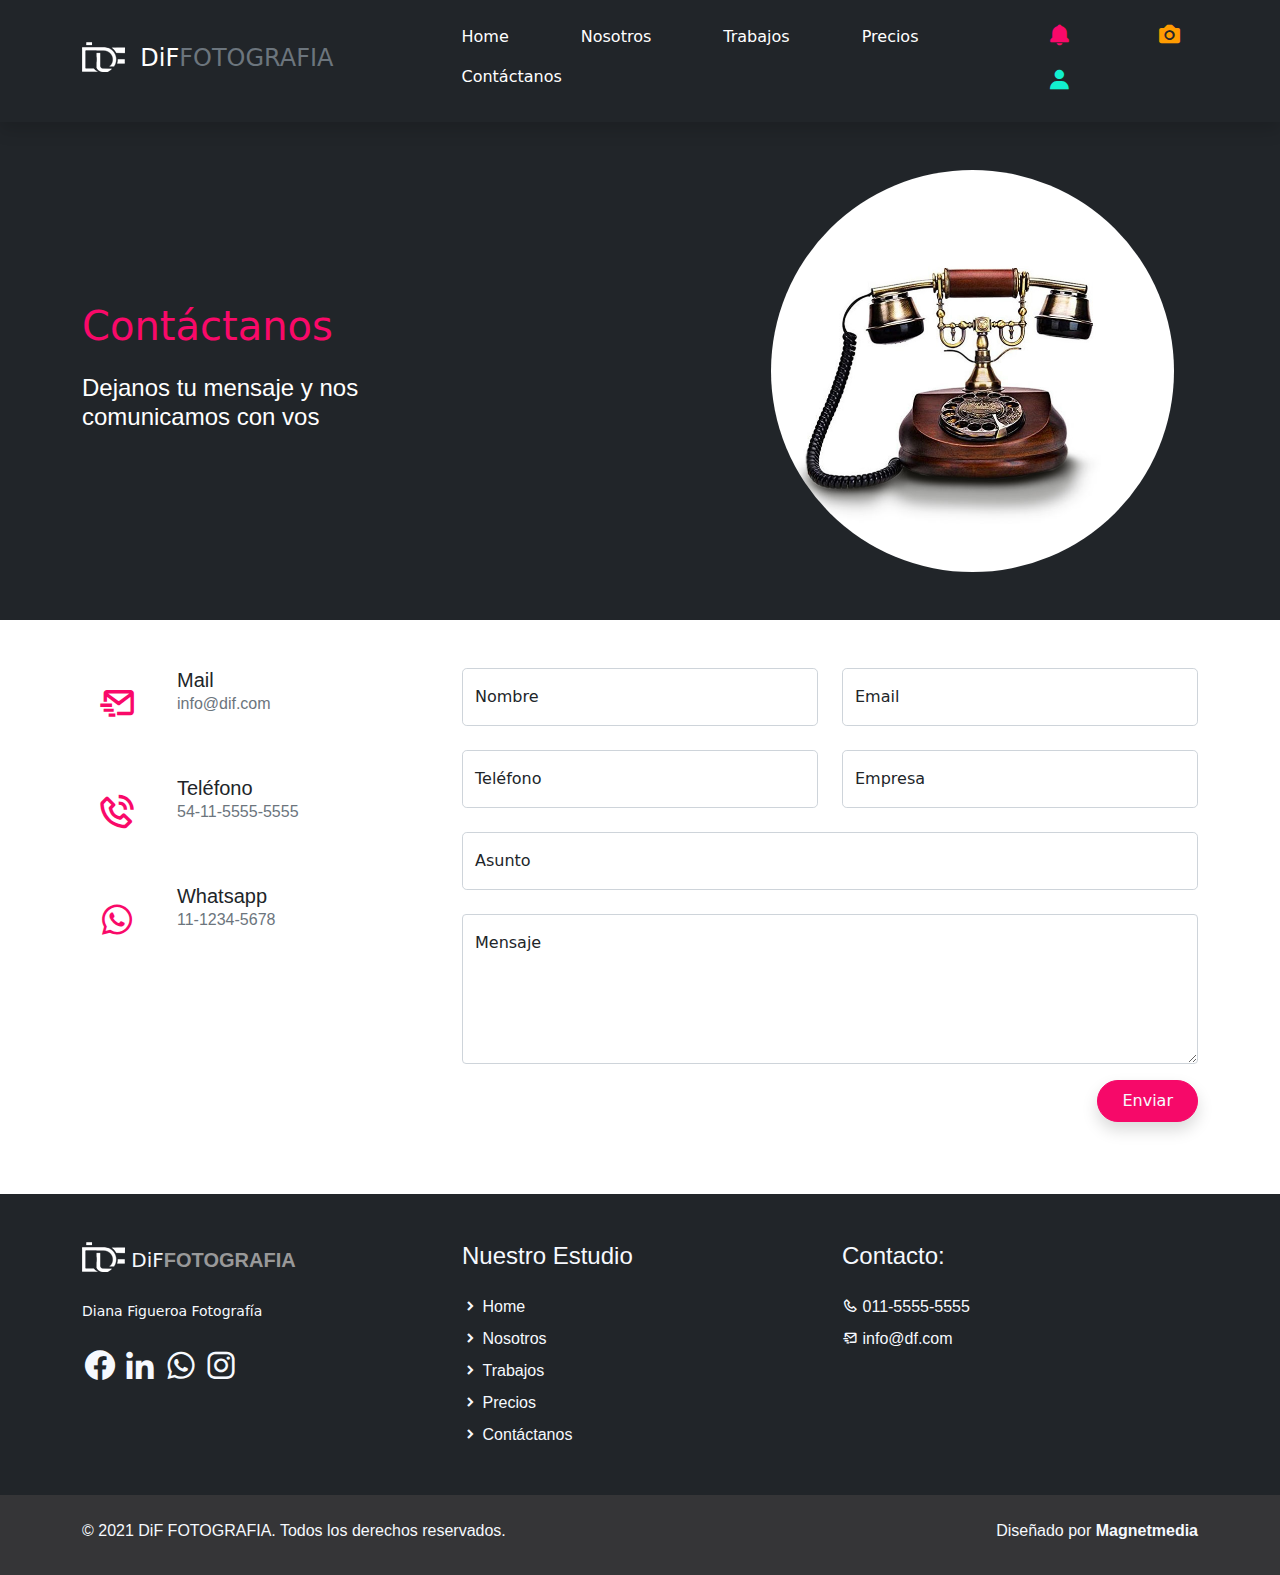
<file: contact.html>
<!DOCTYPE html>
<html lang="es">

<head>
  <title>DiF FOTOGRAFIA</title>
    <meta charset="utf-8">
    <meta name="viewport" content="width=device-width, initial-scale=1">
    <link rel="apple-touch-icon" href="assets/img/apple-icon.png">
    <link rel="shortcut icon" type="image/x-icon" href="assets/img/favicon.ico">
    <!-- Load Require CSS -->
    <link href="assets/css/bootstrap.min.css" rel="stylesheet">
    <!-- Font CSS -->
    <link href="assets/css/boxicon.min.css" rel="stylesheet">
    <link href="https://fonts.googleapis.com/css2?family=Open+Sans:wght@300;400;600&display=swap" rel="stylesheet">
		<!-- carga CSS -->
    <link rel="stylesheet" href="assets/css/estilos.css">

</head>

<body>
    <!-- Header -->
    <nav id="main_nav" class="navbar navbar-expand-lg navbar-light bg-dark shadow  ">
    
    <!--navbar-expand-lg = envoltorio para que el navbar se estire en lg
    navbar-light = texto negro de la letra
    bg-white = fondo de color blanco
    -->

        <div class="container d-flex justify-content-between align-items-center">
        
            <a class="navbar-brand h1" href="index.html">
            <!--navbar-brand = clase se utiliza para resaltar la marca o logotipo de su página  
                <i class='bx bx-buildings bx-sm text-dark'></i>-->
                
                <!--    bx bx-buildings = icono del logo de la web: 
                http://www.unisvg.com/icon-sets/bx/bx-buildings.html 
                https://boxicons.com/
                -->

           <span class="text-white h4"><img src="assets/img/logo_bco.png" class="img-responsive" style="vertical-align:text-bottom;"> &nbsp;DiF</span><span class="text-muted h4">FOTOGRAFIA</span></a>
            
            <!--    boton de hamburguesa --> 
              <button class="navbar-dark navbar-toggler border-0 " 
                type="button" data-bs-toggle="collapse" 
                data-bs-target="#navbar-toggler-success" 
                aria-controls="navbarSupportedContent" 
                aria-expanded="false" 
                aria-label="Toggle navigation">
                <span class="navbar-toggler-icon ">
                </span>
            </button>
        <!------------------------------------------- Opciones del Menu     -->
        <div class="align-self-center collapse navbar-collapse flex-fill  d-lg-flex justify-content-lg-between " 
        id="navbar-toggler-success">
        
        <!-------collapse navbar-collapse= para agrupar y ocultar el contenido de la barra de navegación 
        por un punto de interrupción principal.
        flex-fill = obliga a que todos los elementos tengan el mismo tamaño de ancho
        d-lg-flex = utilidades para crear un contenedor flexbox y transforme los elementos secundarios 
        directos en elementos flexibles
        -->
                      <div class="flex-fill mx-xl-5 mb-2">
                <!--      mx=para clases que establecen tanto *-lefty*-right-->
                       <ul class="nav navbar-nav d-flex justify-content-between mx-xl-5 text-center text-dark">
                    <!--   .navbar-nav para una navegación ligera y de altura completa 
                       (incluida la compatibilidad con menús desplegables).-->
                        <li class="nav-item">
                            <a class=" text-white nav-link btn-outline-primary  px-3" href="index.html">Home</a>
                        <!-- px = padding y mx es el margin 
                        rounded-pill =genera ese boton con bordes redondeados rounded-circle--> 
                        </li>
                        <li class="nav-item">
                            <a class=" text-white nav-link btn-outline-primary  px-3" href="about.html">Nosotros</a>
                        </li>
                        <li class="nav-item">
                            <a class=" text-white nav-link btn-outline-primary  px-3" href="work.html">Trabajos</a>
                        </li>
                        <li class="nav-item">
                            <a class=" text-white nav-link btn-outline-primary  px-3" href="pricing.html">Precios</a>
                        </li>
                        <li class="nav-item">
                            <a class=" text-white nav-link btn-outline-primary  px-3" href="contact.html">Contáctanos</a>
                        </li>
                    </ul>
                </div>

<!---------------------------------------------------------Fin de las opciones del menu
------------------------------------------------------------ Inicio de los iconos del menu-->
                <div class="navbar align-self-center d-flex">
                    <a class="nav-link" href="#"><i class='bx bxs-bell bx-sm bx-tada-hover text-rosa'></i></a>
                    <a class="nav-link" href="#"><i class='bx bxs-camera bx-sm text-naranja'></i></a>
                    <a class="nav-link" href="#"><i class='bx bxs-user bx-sm text-celeste'></i></a>
                    <!--    https://iconify.design/icon-sets/bx/-->
                </div>
            </div>
        </div>
    </nav>
    <!-- Close Header -->


    <!-- Start Banner Hero -->
    <section class="bg-dark">
        <div class="container py-4">
            <div class="row align-items-center justify-content-between">
                <div class="contact-header col-lg-4">
                    <h1 class="h2 pb-3 text-rosa">Contáctanos</h1>
                    <h3 class="h4 regular-400 text-white">Dejanos tu mensaje y nos comunicamos con vos</h3>                    
                </div>
                <div class="contact-img col-lg-5 align-items-end col-md-4">
                    <img src="./assets/img/contacto.jpg" class="img-fluid rounded-circle p-4">
                </div>
            </div>
        </div>
    </section>
    <!-- End Banner Hero -->


    <!-- Start Contact -->
    <section class="container py-5">

        

        <div class="row pb-4">
            <div class="col-lg-4">

                <div class="contact row mb-4">
                    <div class="contact-icon col-lg-3 col-3">
                        <div class="py-3 mb-2 text-center  rounded text-rosa">
                            <i class='bx bx-mail-send display-6' ></i>
                        </div>
                    </div>
                    <ul class="contact-info list-unstyled col-lg-9 col-9  light-300">
                        <li class="h5 mb-0">Mail</li>
                        <li class="text-muted">info@dif.com</li>
                    </ul>
                </div>

                <div class="contact row mb-4">
                    <div class="contact-icon col-lg-3 col-3">
                         <div class="py-3 mb-2 text-center  rounded text-rosa">
                            <i class='bx bx-phone-call display-6' ></i>
                        </div>
                    </div>
                    <ul class="contact-info list-unstyled col-lg-9 col-9 light-300">
                        <li class="h5 mb-0">Teléfono</li>
                        <li class="text-muted">54-11-5555-5555</li>
                    </ul>
                </div>

                <div class="contact row mb-4">
                    <div class="contact-icon col-lg-3 col-3">
                         <div class="py-3 mb-2 text-center  rounded text-rosa">
                            <i class='bx bxl-whatsapp display-6' ></i>
                        </div>
                    </div>
                    <ul class="contact-info list-unstyled col-lg-9 col-9 light-300">
                        <li class="h5 mb-0">Whatsapp</li>
                        <li class="text-muted">11-1234-5678</li>
                    </ul>
                </div>

            </div>


            <!-- Start Contact Form -->
            <div class="col-lg-8 ">
                <form class="contact-form row" method="post" action="#" role="form">

                    <div class="col-lg-6 mb-4">
                        <div class="form-floating">
                            <input type="text" class="form-control form-control-lg light-300" id="floatingname" name="inputname" placeholder="Name">
                            <label for="floatingname light-300">Nombre</label>
                        </div>
                    </div><!-- End Input Name -->

                    <div class="col-lg-6 mb-4">
                        <div class="form-floating">
                            <input type="text" class="form-control form-control-lg light-300" id="floatingemail" name="inputemail" placeholder="Email">
                            <label for="floatingemail light-300">Email</label>
                        </div>
                    </div><!-- End Input Email -->

                    <div class="col-lg-6 mb-4">
                        <div class="form-floating">
                            <input type="text" class="form-control form-control-lg light-300" id="floatingphone" name="inputphone" placeholder="Phone">
                            <label for="floatingphone light-300">Teléfono</label>
                        </div>
                    </div><!-- End Input Phone -->

                    <div class="col-lg-6 mb-4">
                        <div class="form-floating">
                            <input type="text" class="form-control form-control-lg light-300" id="floatingcompany" name="inputcompany" placeholder="Company Name">
                            <label for="floatingcompany light-300">Empresa</label>
                        </div>
                    </div><!-- End Input Company Name -->

                    <div class="col-12">
                        <div class="form-floating mb-4">
                            <input type="text" class="form-control form-control-lg light-300" id="floatingsubject" name="inputsubject" placeholder="Subject">
                            <label for="floatingsubject light-300">Asunto</label>
                        </div>
                    </div><!-- End Input Subject -->

                    <div class="col-12">
                        <div class="form-floating mb-3">
                            <textarea class="form-control light-300" rows="8" placeholder="Message" id="floatingtextarea"></textarea>
                            <label for="floatingtextarea light-300">Mensaje</label>
                        </div>
                    </div><!-- End Textarea Message -->

                    <div class="col-md-12 col-12 m-auto text-end">
                        <button type="submit" class="btn btn-primary rounded-pill btn-block shadow px-4 py-2 bg-rosa">Enviar</button>
                    </div>

                </form>
            </div>
            <!-- End Contact Form -->


        </div>
    </section>
    <!-- End Contact -->


     <!-- Start Footer -->
    <footer class="bg-footer pt-4">
        <div class="container">
            <div class="row py-4">

                <div class="col-lg-4 col-12 align-left">
                    <a class="navbar-brand" href="index.html">
                        <img src="assets/img/logo_bco.png" class="img-responsive" style="vertical-align:text-bottom;">
                        <span class="text-light h5">DiF</span><span class=" h5 semi-bold-600 text-gris">FOTOGRAFIA</span>
                    </a>
                    
                    <p class="text-light my-lg-4 my-2"><small>
                        Diana Figueroa Fotografía</small>
                    </p>
                    <ul class="list-inline footer-icons light-300">
                        <li class="list-inline-item m-0">
                            <a class="text-light" target="_blank" href="http://facebook.com/">
                                <i class='bx bxl-facebook-circle bx-md' ></i>
                            </a>
                        </li>
                        <li class="list-inline-item m-0">
                            <a class="text-light" target="_blank" href="https://www.linkedin.com/">
                                <i class='bx bxl-linkedin bx-md' ></i>
                            </a>
                        </li>
                        <li class="list-inline-item m-0">
                            <a class="text-light" target="_blank" href="https://www.whatsapp.com/">
                                <i class='bx bxl-whatsapp bx-md' ></i>
                            </a>
                        </li>                       
                        <li class="list-inline-item m-0">
                            <a class="text-light" target="_blank" href="https://www.medium.com/">
                                <i class='bx bxl-instagram bx-md' ></i>
                            </a>
                        </li>
                    </ul>
                </div>

                <div class="col-lg-4 col-md-4 my-sm-0 mt-4">
                    <h3 class="h4 pb-lg-3 text-light light-300">Nuestro Estudio</h2>
                        <ul class="list-unstyled text-light light-300">
                            <li class="pb-2">
                                <i class='bx-fw bx bxs-chevron-right bx-xs'></i><a class="text-decoration-none text-light" 
                                href="index.html">Home</a>
                            </li>
                            <li class="pb-2">
                                <i class='bx-fw bx bxs-chevron-right bx-xs'></i><a class="text-decoration-none text-light py-1" 
                                href="about.html">Nosotros</a>
                            </li>
                            <li class="pb-2">
                                <i class='bx-fw bx bxs-chevron-right bx-xs'></i><a class="text-decoration-none text-light py-1" 
                                href="work.html">Trabajos</a>
                            </li>
                            <li class="pb-2">
                                <i class='bx-fw bx bxs-chevron-right bx-xs'></i></i><a class="text-decoration-none text-light py-1" 
                                href="pricing.html">Precios</a>
                            </li>
                            <li class="pb-2">
                                <i class='bx-fw bx bxs-chevron-right bx-xs'></i><a class="text-decoration-none text-light py-1" 
                                href="contact.html">Contáctanos</a>
                            </li>
                        </ul>
                </div>

                <div class="col-lg-4 col-md-4 my-sm-0 mt-4">
                    <h2 class="h4 pb-lg-3 text-light light-300">Contacto:</h2>
                    <ul class="list-unstyled text-light light-300">
                        <li class="pb-2">
                            <i class='bx-fw bx bx-phone bx-xs'></i><a class="text-decoration-none text-light py-1" 
                            href="tel:010-020-0340">011-5555-5555</a>
                        </li>
                        <li class="pb-2">
                            <i class='bx-fw bx bx-mail-send bx-xs'></i><a class="text-decoration-none text-light py-1"
                            href="mailto:info@df.com">info@df.com</a>
                        </li>
                    </ul>
                </div>

            </div>
        </div>

        <div class="w-100 bg-footer2 py-3">
            <div class="container">
                <div class="row pt-2">
                    <div class="col-lg-6 col-sm-12">
                        <p class="text-lg-start text-center text-light light-300">
                            © 2021 DiF FOTOGRAFIA. Todos los derechos reservados.
                        </p>
                    </div>
                    <div class="col-lg-6 col-sm-12">
                        <p class="text-lg-end text-center text-light light-300">
                            Diseñado por <a rel="sponsored" class="text-decoration-none text-light" 
                            href="https://www.magnetmedia.com.ar/" target="_blank"><strong>Magnetmedia</strong></a>
                        </p>
                    </div>
                </div>
            </div>
        </div>

    </footer>
    <!-- End Footer -->



    <!-- Bootstrap -->
    <script src="assets/js/bootstrap.bundle.min.js"></script>


</body>

</html>
</file>
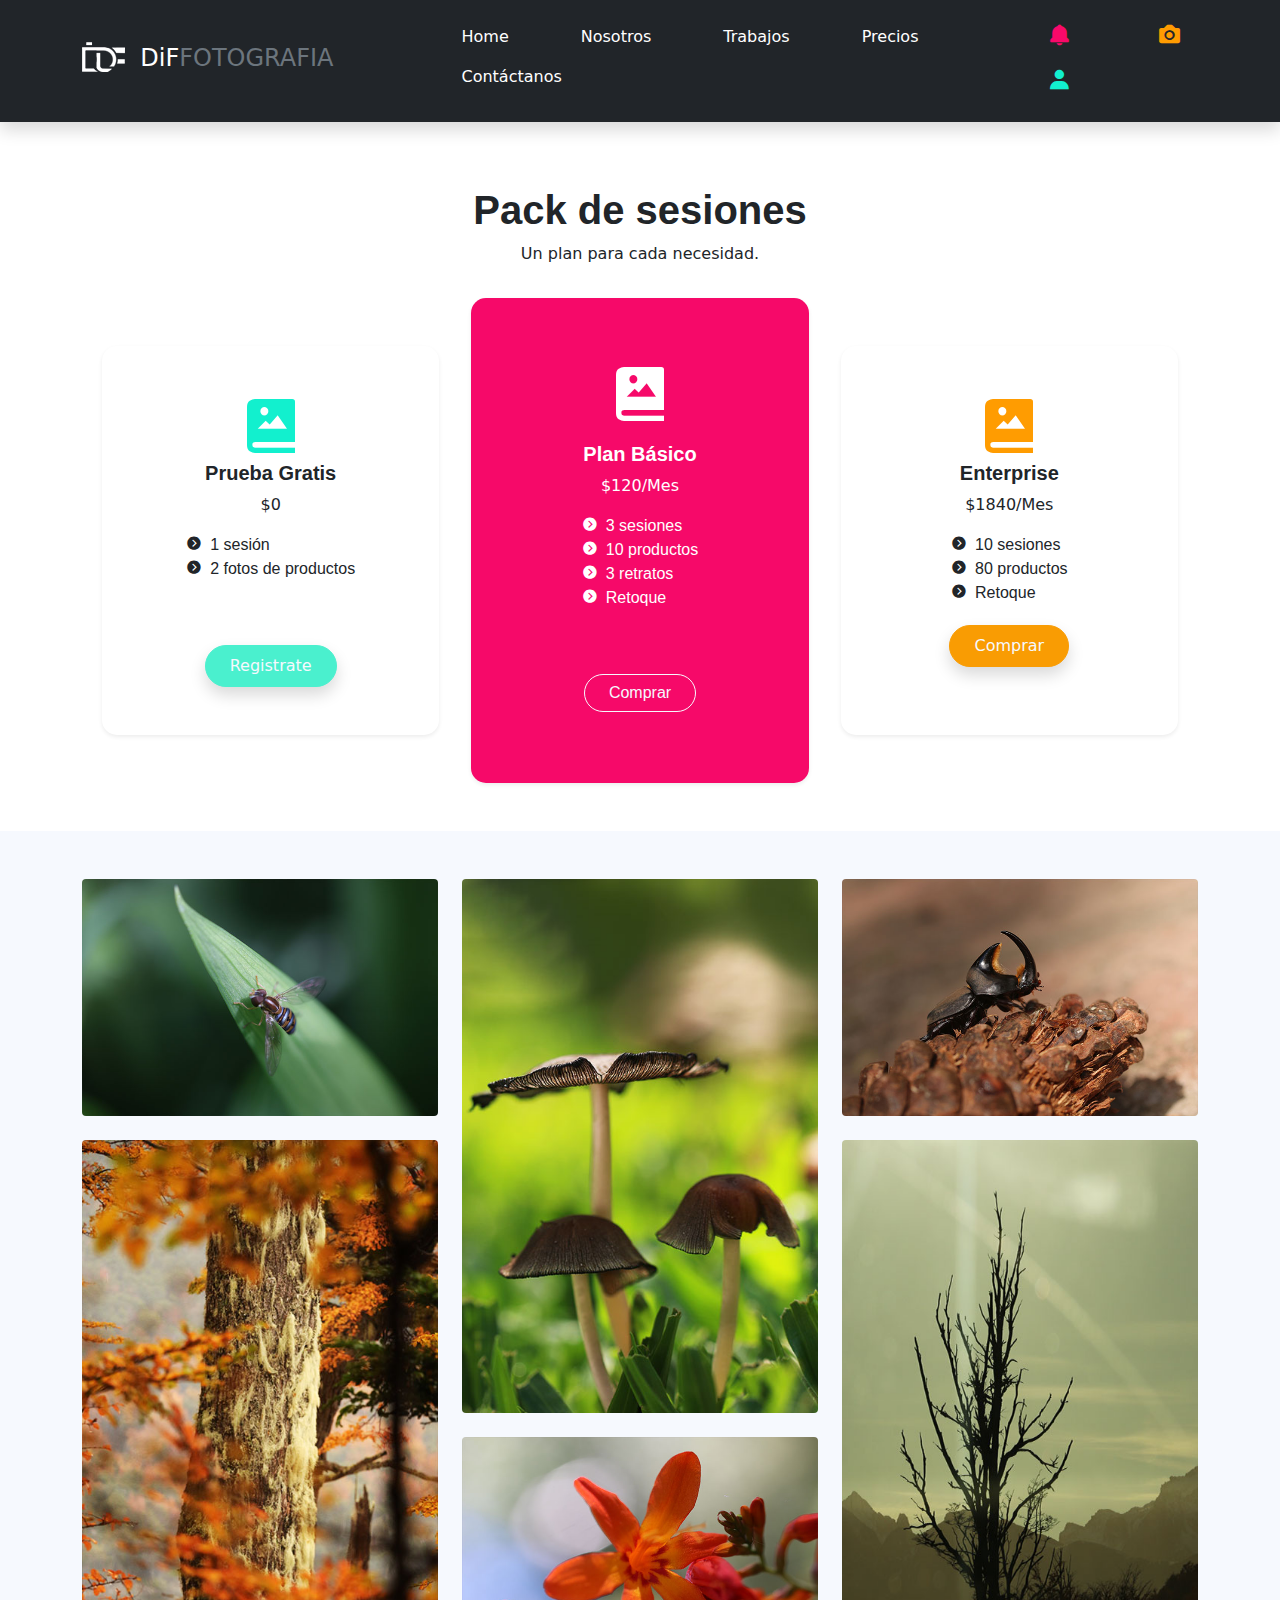
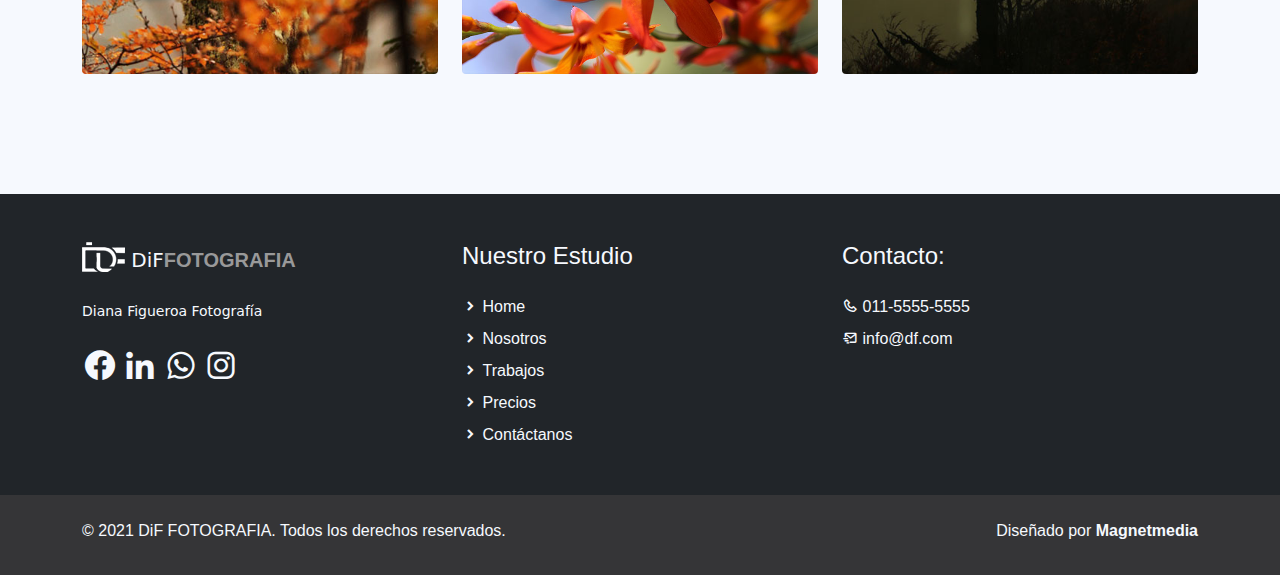
<file: pricing.html>
<!DOCTYPE html>
<html lang="es">

<head>
  <title>DiF FOTOGRAFIA</title>
    <meta charset="utf-8">
    <meta name="viewport" content="width=device-width, initial-scale=1">
    <link rel="apple-touch-icon" href="assets/img/apple-icon.png">
    <link rel="shortcut icon" type="image/x-icon" href="assets/img/favicon.ico">
    <!-- Load Require CSS -->
    <link href="assets/css/bootstrap.min.css" rel="stylesheet">
    <!-- Font CSS -->
    <link href="assets/css/boxicon.min.css" rel="stylesheet">
    <link href="https://fonts.googleapis.com/css2?family=Open+Sans:wght@300;400;600&display=swap" rel="stylesheet">
		<!-- carga CSS -->
    <link rel="stylesheet" href="assets/css/estilos.css">
</head>

<body>
    <!-- Header -->
    <nav id="main_nav" class="navbar navbar-expand-lg navbar-light bg-dark shadow  ">
    
    <!--navbar-expand-lg = envoltorio para que el navbar se estire en lg
    navbar-light = texto negro de la letra
    bg-white = fondo de color blanco
    -->

        <div class="container d-flex justify-content-between align-items-center">
        
            <a class="navbar-brand h1" href="index.html">
            <!--navbar-brand = clase se utiliza para resaltar la marca o logotipo de su página  
                <i class='bx bx-buildings bx-sm text-dark'></i>-->
                
                <!--    bx bx-buildings = icono del logo de la web: 
                http://www.unisvg.com/icon-sets/bx/bx-buildings.html 
                https://boxicons.com/
                -->

           <span class="text-white h4"><img src="assets/img/logo_bco.png" class="img-responsive" style="vertical-align:text-bottom;"> &nbsp;DiF</span><span class="text-muted h4">FOTOGRAFIA</span></a>
            
            <!--    boton de hamburguesa --> 
              <button class="navbar-dark navbar-toggler border-0 " 
                type="button" data-bs-toggle="collapse" 
                data-bs-target="#navbar-toggler-success" 
                aria-controls="navbarSupportedContent" 
                aria-expanded="false" 
                aria-label="Toggle navigation">
                <span class="navbar-toggler-icon ">
                </span>
            </button>
        <!------------------------------------------- Opciones del Menu     -->
        <div class="align-self-center collapse navbar-collapse flex-fill  d-lg-flex justify-content-lg-between " 
        id="navbar-toggler-success">
        
        <!-------collapse navbar-collapse= para agrupar y ocultar el contenido de la barra de navegación 
        por un punto de interrupción principal.
        flex-fill = obliga a que todos los elementos tengan el mismo tamaño de ancho
        d-lg-flex = utilidades para crear un contenedor flexbox y transforme los elementos secundarios 
        directos en elementos flexibles
        -->
                      <div class="flex-fill mx-xl-5 mb-2">
                <!--      mx=para clases que establecen tanto *-lefty*-right-->
                       <ul class="nav navbar-nav d-flex justify-content-between mx-xl-5 text-center text-dark">
                    <!--   .navbar-nav para una navegación ligera y de altura completa 
                       (incluida la compatibilidad con menús desplegables).-->
                        <li class="nav-item">
                            <a class=" text-white nav-link btn-outline-primary  px-3" href="index.html">Home</a>
                        <!-- px = padding y mx es el margin 
                        rounded-pill =genera ese boton con bordes redondeados rounded-circle--> 
                        </li>
                        <li class="nav-item">
                            <a class=" text-white nav-link btn-outline-primary  px-3" href="about.html">Nosotros</a>
                        </li>
                        <li class="nav-item">
                            <a class=" text-white nav-link btn-outline-primary  px-3" href="work.html">Trabajos</a>
                        </li>
                        <li class="nav-item">
                            <a class=" text-white nav-link btn-outline-primary  px-3" href="pricing.html">Precios</a>
                        </li>
                        <li class="nav-item">
                            <a class=" text-white nav-link btn-outline-primary  px-3" href="contact.html">Contáctanos</a>
                        </li>
                    </ul>
                </div>

<!---------------------------------------------------------Fin de las opciones del menu
------------------------------------------------------------ Inicio de los iconos del menu-->
                <div class="navbar align-self-center d-flex">
                    <a class="nav-link" href="#"><i class='bx bxs-bell bx-sm bx-tada-hover text-rosa'></i></a>
                    <a class="nav-link" href="#"><i class='bx bxs-camera bx-sm text-naranja'></i></a>
                    <a class="nav-link" href="#"><i class='bx bxs-user bx-sm text-celeste'></i></a>
                    <!--    https://iconify.design/icon-sets/bx/-->
                </div>
            </div>
        </div>
    </nav>
    <!-- Close Header -->


    <!-- Start pricing -->
    <div class="container-lg py-5 ">
        <div class="col-md-12 m-auto text-center py-3">
            <h1 class="pricing-header h2 semi-bold-600">Pack de sesiones</h1>
            <p class="pricing-footer">
                Un plan para cada necesidad.
            </p>
        </div>


        <div class="row px-lg-3">


            <div class="col-md-4 pb-5 pt-sm-0 mt-5 px-xl-3">
                <div class="pricing-table card h-100 shadow-sm border-0 py-5">
                    <div class="pricing-table-body card-body rounded-pill text-center align-self-center p-md-0">
                        <i class="pricing-table-icon display-3 bx bxs-photo-album text-celeste"></i>
                        <h2 class="pricing-table-heading h5 semi-bold-600">Prueba Gratis</h2>
                        <p>$0</p>
                        <ul class="pricing-table-body text-start text-dark px-4 list-unstyled light-300">
                            <li><i class="bx bxs-chevron-right-circle me-2"></i>1 sesión</li>
                            <li><i class="bx bxs-chevron-right-circle me-2"></i>2 fotos de productos</li>
                        </ul>
                        <div class="pricing-table-footer pt-5">
                            <a href="#" class="btn btn-primary rounded-pill btn-block shadow px-4 py-2 bg-celeste">Registrate</a>
                        </div>
                    </div>
                </div>
            </div>


            <div class="col-md-4 pt-sm-0 pt-3 px-xl-3">
                <div class="pricing-table card bg-rosa h-100 card-rounded shadow-sm border-0 py-5">
                    <div class="pricing-table-body card-body text-center text-white align-self-center p-md-0">
                        <i class="pricing-table-icon display-3 bx bxs-photo-album text-white py-3"></i>
                        <h2 class="pricing-table-heading h5 semi-bold-600">Plan Básico</h2>
                        <p>$120/Mes</p>
                        <ul class="pricing-table-list text-start text-dark px-4 list-unstyled light-300">
                            <li class="text-white"><i class="bx bxs-chevron-right-circle me-2"></i>3 sesiones</li>
                            <li class="text-white"><i class="bx bxs-chevron-right-circle me-2"></i>10 productos</li>
                            <li class="text-white"><i class="bx bxs-chevron-right-circle me-2"></i>3 retratos</li>
                            <li class="text-white"><i class="bx bxs-chevron-right-circle me-2"></i></i>Retoque</li>
                        </ul>
                        <div class="pricing-table-footer pt-5 pb-2">
                            <a href="#" class="btn rounded-pill px-4 btn-outline-light light-300">Comprar</a>
                        </div>
                    </div>
                </div>
            </div>


            <div class="col-md-4 pb-5 pt-sm-0 mt-5 px-xl-3">
                <div class="pricing-table card h-100 shadow-sm border-0 py-5">
                    <div class="pricing-table-body card-body text-center align-self-center p-md-0">
                        <i class="pricing-table-icon display-3 bx bxs-photo-album text-naranja"></i>
                        <h2 class="pricing-table-heading h5 semi-bold-600">Enterprise</h2>
                        <p>$1840/Mes</p>
                        <ul class="pricing-table-list text-start text-dark px-4 list-unstyled light-300">
                            <li><i class="bx bxs-chevron-right-circle me-2"></i>10 sesiones</li>
                            <li><i class="bx bxs-chevron-right-circle me-2"></i>80 productos</li>
                            <li><i class="bx bxs-chevron-right-circle me-2"></i>Retoque</li>
                        </ul>
                        <div class="pricing-table-footer pt-1">
                            <a href="#" class="btn btn-primary rounded-pill btn-block shadow px-4 py-2 bg-naranja">Comprar</a>
                        </div>
                    </div>
                </div>
            </div>


        </div>
    </div>
    <!-- End Content -->





    <!-- Start Pricing Horizontal Section -->
    <section class="bg-light pt-sm-0 py-5">
        <div class="container py-5">
            <!-- Galería -->
                <div class="row">
                  <div class="col-lg-4 col-md-12 mb-4 mb-lg-0">
                    <img
                      src="assets/img/a1.jpg"
                      class="w-100 shadow-1-strong rounded mb-4"
                      alt=""
                    />

                    <img
                      src="assets/img/p1.jpg"
                      class="w-100 shadow-1-strong rounded mb-4"
                      alt=""
                    />
                  </div>

                  <div class="col-lg-4 mb-4 mb-lg-0">
                    <img
                      src="assets/img/p5.jpg"
                      class="w-100 shadow-1-strong rounded mb-4"
                      alt=""
                    />

                    <img
                      src="assets/img/a2.jpg"
                      class="w-100 shadow-1-strong rounded mb-4"
                      alt=""
                    />
                  </div>

                  <div class="col-lg-4 mb-4 mb-lg-0">
                    <img
                      src="assets/img/a3.jpg"
                      class="w-100 shadow-1-strong rounded mb-4"
                      alt=""
                    />

                    <img
                      src="assets/img/p3.jpg"
                      class="w-100 shadow-1-strong rounded mb-4"
                      alt=""
                    />
                  </div>
                </div>
                <!-- Galería -->
        </div>
    </section>          


    <!-- Start Footer -->
    <footer class="bg-footer pt-4">
        <div class="container">
            <div class="row py-4">

                <div class="col-lg-4 col-12 align-left">
                    <a class="navbar-brand" href="index.html">
                        <img src="assets/img/logo_bco.png" class="img-responsive" style="vertical-align:text-bottom;">
                        <span class="text-light h5">DiF</span><span class=" h5 semi-bold-600 text-gris">FOTOGRAFIA</span>
                    </a>
                    
                    <p class="text-light my-lg-4 my-2"><small>
                        Diana Figueroa Fotografía</small>
                    </p>
                    <ul class="list-inline footer-icons light-300">
                        <li class="list-inline-item m-0">
                            <a class="text-light" target="_blank" href="http://facebook.com/">
                                <i class='bx bxl-facebook-circle bx-md' ></i>
                            </a>
                        </li>
                        <li class="list-inline-item m-0">
                            <a class="text-light" target="_blank" href="https://www.linkedin.com/">
                                <i class='bx bxl-linkedin bx-md' ></i>
                            </a>
                        </li>
                        <li class="list-inline-item m-0">
                            <a class="text-light" target="_blank" href="https://www.whatsapp.com/">
                                <i class='bx bxl-whatsapp bx-md' ></i>
                            </a>
                        </li>                       
                        <li class="list-inline-item m-0">
                            <a class="text-light" target="_blank" href="https://www.medium.com/">
                                <i class='bx bxl-instagram bx-md' ></i>
                            </a>
                        </li>
                    </ul>
                </div>

                <div class="col-lg-4 col-md-4 my-sm-0 mt-4">
                    <h3 class="h4 pb-lg-3 text-light light-300">Nuestro Estudio</h2>
                        <ul class="list-unstyled text-light light-300">
                            <li class="pb-2">
                                <i class='bx-fw bx bxs-chevron-right bx-xs'></i><a class="text-decoration-none text-light" 
                                href="index.html">Home</a>
                            </li>
                            <li class="pb-2">
                                <i class='bx-fw bx bxs-chevron-right bx-xs'></i><a class="text-decoration-none text-light py-1" 
                                href="about.html">Nosotros</a>
                            </li>
                            <li class="pb-2">
                                <i class='bx-fw bx bxs-chevron-right bx-xs'></i><a class="text-decoration-none text-light py-1" 
                                href="work.html">Trabajos</a>
                            </li>
                            <li class="pb-2">
                                <i class='bx-fw bx bxs-chevron-right bx-xs'></i></i><a class="text-decoration-none text-light py-1" 
                                href="pricing.html">Precios</a>
                            </li>
                            <li class="pb-2">
                                <i class='bx-fw bx bxs-chevron-right bx-xs'></i><a class="text-decoration-none text-light py-1" 
                                href="contact.html">Contáctanos</a>
                            </li>
                        </ul>
                </div>

                <div class="col-lg-4 col-md-4 my-sm-0 mt-4">
                    <h2 class="h4 pb-lg-3 text-light light-300">Contacto:</h2>
                    <ul class="list-unstyled text-light light-300">
                        <li class="pb-2">
                            <i class='bx-fw bx bx-phone bx-xs'></i><a class="text-decoration-none text-light py-1" 
                            href="tel:010-020-0340">011-5555-5555</a>
                        </li>
                        <li class="pb-2">
                            <i class='bx-fw bx bx-mail-send bx-xs'></i><a class="text-decoration-none text-light py-1"
                            href="mailto:info@df.com">info@df.com</a>
                        </li>
                    </ul>
                </div>

            </div>
        </div>

        <div class="w-100 bg-footer2 py-3">
            <div class="container">
                <div class="row pt-2">
                    <div class="col-lg-6 col-sm-12">
                        <p class="text-lg-start text-center text-light light-300">
                            © 2021 DiF FOTOGRAFIA. Todos los derechos reservados.
                        </p>
                    </div>
                    <div class="col-lg-6 col-sm-12">
                        <p class="text-lg-end text-center text-light light-300">
                            Diseñado por <a rel="sponsored" class="text-decoration-none text-light" 
                            href="https://www.magnetmedia.com.ar/" target="_blank"><strong>Magnetmedia</strong></a>
                        </p>
                    </div>
                </div>
            </div>
        </div>

    </footer>
    <!-- End Footer -->




    <!-- Bootstrap -->
    <script src="assets/js/bootstrap.bundle.min.js"></script>


</body>

</html>
</file>
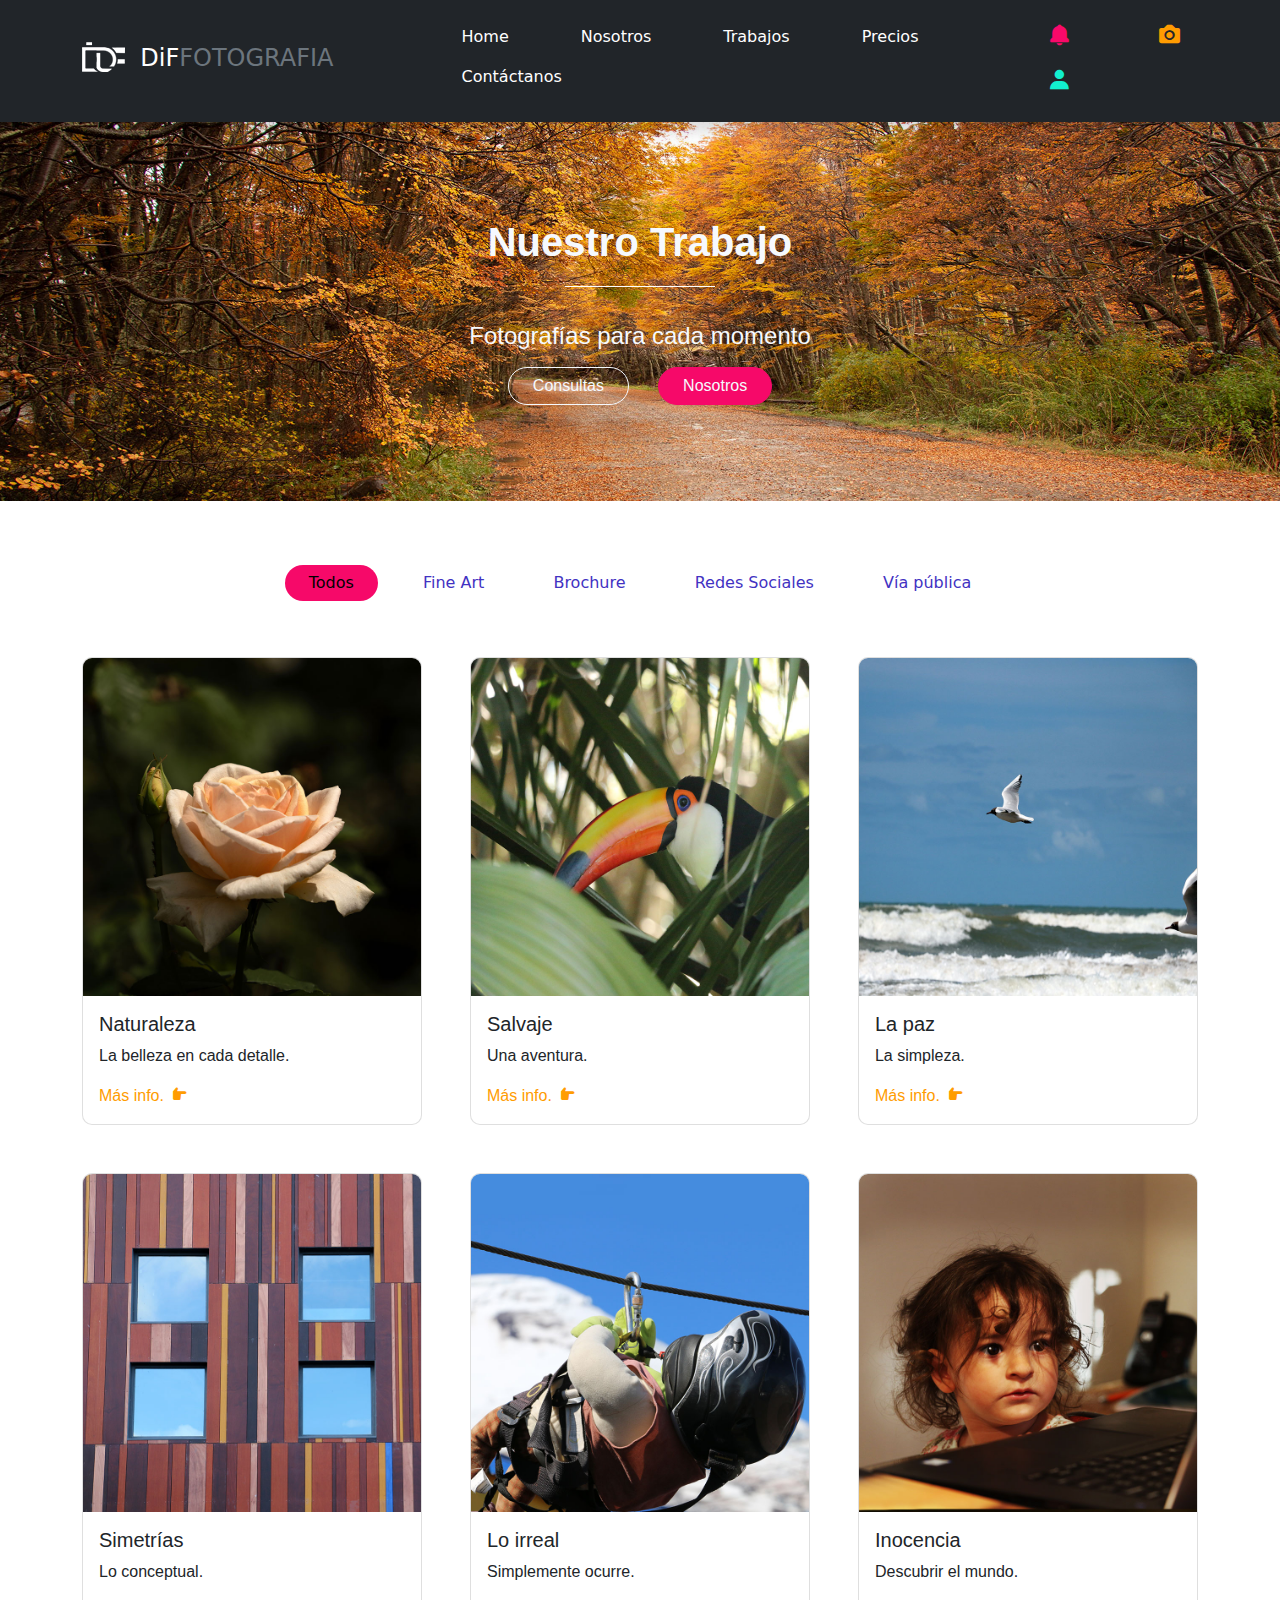
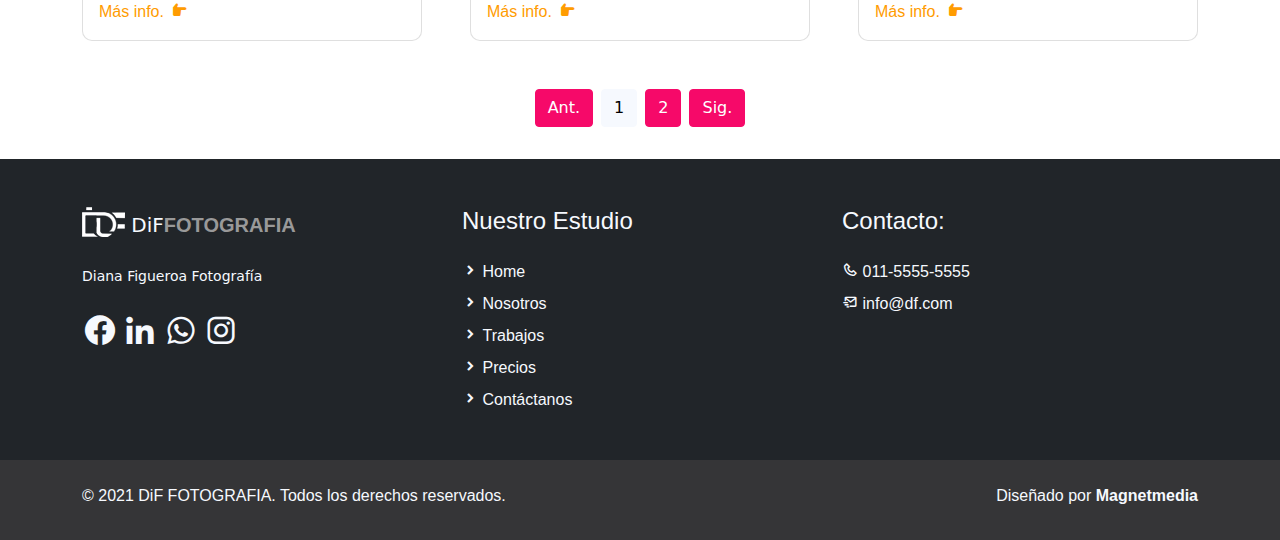
<file: work.html>
<!DOCTYPE html>
<html lang="en">

<head>
  <title>DiF FOTOGRAFIA</title>
    <meta charset="utf-8">
    <meta name="viewport" content="width=device-width, initial-scale=1">
    <link rel="apple-touch-icon" href="assets/img/apple-icon.png">
    <link rel="shortcut icon" type="image/x-icon" href="assets/img/favicon.ico">
    <!-- Load Require CSS -->
    <link href="assets/css/bootstrap.min.css" rel="stylesheet">
    <!-- Font CSS -->
    <link href="assets/css/boxicon.min.css" rel="stylesheet">
    <link href="https://fonts.googleapis.com/css2?family=Open+Sans:wght@300;400;600&display=swap" rel="stylesheet">
		<!-- carga CSS -->
    <link rel="stylesheet" href="assets/css/estilos.css">
</head>

<body>
    <!-- Header -->
    <nav id="main_nav" class="navbar navbar-expand-lg navbar-light bg-dark shadow  ">
    
    <!--navbar-expand-lg = envoltorio para que el navbar se estire en lg
    navbar-light = texto negro de la letra
    bg-white = fondo de color blanco
    -->

        <div class="container d-flex justify-content-between align-items-center">
        
            <a class="navbar-brand h1" href="index.html">
            <!--navbar-brand = clase se utiliza para resaltar la marca o logotipo de su página  
                <i class='bx bx-buildings bx-sm text-dark'></i>-->
                
                <!--    bx bx-buildings = icono del logo de la web: 
                http://www.unisvg.com/icon-sets/bx/bx-buildings.html 
                https://boxicons.com/
                -->

           <span class="text-white h4"><img src="assets/img/logo_bco.png" class="img-responsive" style="vertical-align:text-bottom;"> &nbsp;DiF</span><span class="text-muted h4">FOTOGRAFIA</span></a>
            
            <!--    boton de hamburguesa --> 
              <button class="navbar-dark navbar-toggler border-0 " 
                type="button" data-bs-toggle="collapse" 
                data-bs-target="#navbar-toggler-success" 
                aria-controls="navbarSupportedContent" 
                aria-expanded="false" 
                aria-label="Toggle navigation">
                <span class="navbar-toggler-icon ">
                </span>
            </button>
        <!------------------------------------------- Opciones del Menu     -->
        <div class="align-self-center collapse navbar-collapse flex-fill  d-lg-flex justify-content-lg-between " 
        id="navbar-toggler-success">
        
        <!-------collapse navbar-collapse= para agrupar y ocultar el contenido de la barra de navegación 
        por un punto de interrupción principal.
        flex-fill = obliga a que todos los elementos tengan el mismo tamaño de ancho
        d-lg-flex = utilidades para crear un contenedor flexbox y transforme los elementos secundarios 
        directos en elementos flexibles
        -->
                      <div class="flex-fill mx-xl-5 mb-2">
                <!--      mx=para clases que establecen tanto *-lefty*-right-->
                       <ul class="nav navbar-nav d-flex justify-content-between mx-xl-5 text-center text-dark">
                    <!--   .navbar-nav para una navegación ligera y de altura completa 
                       (incluida la compatibilidad con menús desplegables).-->
                        <li class="nav-item">
                            <a class=" text-white nav-link btn-outline-primary  px-3" href="index.html">Home</a>
                        <!-- px = padding y mx es el margin 
                        rounded-pill =genera ese boton con bordes redondeados rounded-circle--> 
                        </li>
                        <li class="nav-item">
                            <a class=" text-white nav-link btn-outline-primary  px-3" href="about.html">Nosotros</a>
                        </li>
                        <li class="nav-item">
                            <a class=" text-white nav-link btn-outline-primary  px-3" href="work.html">Trabajos</a>
                        </li>
                        <li class="nav-item">
                            <a class=" text-white nav-link btn-outline-primary  px-3" href="pricing.html">Precios</a>
                        </li>
                        <li class="nav-item">
                            <a class=" text-white nav-link btn-outline-primary  px-3" href="contact.html">Contáctanos</a>
                        </li>
                    </ul>
                </div>

<!---------------------------------------------------------Fin de las opciones del menu
------------------------------------------------------------ Inicio de los iconos del menu-->
                <div class="navbar align-self-center d-flex">
                    <a class="nav-link" href="#"><i class='bx bxs-bell bx-sm bx-tada-hover text-rosa'></i></a>
                    <a class="nav-link" href="#"><i class='bx bxs-camera bx-sm text-naranja'></i></a>
                    <a class="nav-link" href="#"><i class='bx bxs-user bx-sm text-celeste'></i></a>
                    <!--    https://iconify.design/icon-sets/bx/-->
                </div>
            </div>
        </div>
    </nav>
    <!-- Close Header -->


    <!-- Start Banner Hero -->
    <div id="work_banner" class="banner-wrapper bg-light w-100 py-5">
        <div class="banner-vertical-center-work container text-light d-flex justify-content-center align-items-center py-5 p-0">
            <div class="banner-content col-lg-8 col-12 m-lg-auto text-center">
                <h1 class="banner-heading h2 display-3 pb-5 semi-bold-600 typo-space-line-center">Nuestro Trabajo</h1>
                <h3 class="h4 pb-2 regular-400">Fotografías para cada momento</h3>                
               <a href="contact.html"><button type="submit" class="btn rounded-pill btn-outline-light px-4 me-4 light-300">Consultas</button></a>
             <a href="about.html"><button type="submit" class="btn rounded-pill btn-secondary text-light px-4 light-300 bg-rosa">Nosotros</button></a>
            </div>
        </div>
    </div>
    <!-- End Banner Hero -->

    <!-- Start Our Work -->
    <section class="container py-2">
        <div class="row justify-content-center my-5">
            <div class="filter-btns shadow-md rounded-pill text-center col-auto">
                <a class="filter-btn btn rounded-pill btn-outline-primary border-0 m-md-2 px-md-4 active " data-filter=".project" href="#">Todos</a>
                <a class="filter-btn btn rounded-pill btn-outline-primary border-0 m-md-2 px-md-4 " data-filter=".business" href="#">Fine Art</a>
                <a class="filter-btn btn rounded-pill btn-outline-primary border-0 m-md-2 px-md-4" data-filter=".marketing" href="#">Brochure</a>
                <a class="filter-btn btn rounded-pill btn-outline-primary border-0 m-md-2 px-md-4" data-filter=".social" href="#">Redes Sociales</a>
                <a class="filter-btn btn rounded-pill btn-outline-primary border-0 m-md-2 px-md-4" data-filter=".graphic" href="#">Vía pública</a>
            </div>
        </div>

        <div class="row projects gx-lg-5">
            <a href="#" class="col-sm-6 col-lg-4 text-decoration-none project marketing social business">
                <div class="service-work overflow-hidden card mb-5 mx-5 m-sm-0">
                    <img class="card-img-top" src="./assets/img/our-work-01.jpg" alt="...">
                    <div class="card-body">
                        <h5 class="card-title light-300 text-dark">Naturaleza</h5>
                        <p class="card-text light-300 text-dark">
                            La belleza en cada detalle.
                        </p>
                        <span class="text-decoration-none text-naranja light-300">
                              Más info. <i class='bx bxs-hand-right ms-1'></i>
                          </span>
                    </div>
                </div>
            </a>
            <a href="#" class="col-sm-6 col-lg-4 text-decoration-none project graphic social">
                <div class="service-work overflow-hidden card mx-5 mx-sm-0 mb-5">
                    <img class="card-img-top" src="./assets/img/our-work-02.jpg" alt="...">
                    <div class="card-body">
                        <h5 class="card-title light-300 text-dark">Salvaje</h5>
                        <p class="card-text light-300 text-dark">
                            Una aventura.
                        </p>
                        <span class="text-decoration-none text-naranja light-300">
                              Más info. <i class='bx bxs-hand-right ms-1'></i>
                          </span>
                    </div>
                </div>
            </a>
            <a href="#" class="col-sm-6 col-lg-4 text-decoration-none project marketing graphic business">
                <div class="service-work overflow-hidden card mx-5 mx-sm-0 mb-5">
                    <img class="card-img-top" src="./assets/img/our-work-03.jpg" alt="...">
                    <div class="card-body">
                        <h5 class="card-title light-300 text-dark">La paz</h5>
                        <p class="card-text light-300 text-dark">
                            La simpleza.
                        </p>
                        <span class="text-decoration-none text-naranja light-300">
                              Más info. <i class='bx bxs-hand-right ms-1'></i>
                          </span>
                    </div>
                </div>
            </a>
            <a href="#" class="col-sm-6 col-lg-4 text-decoration-none project social business">
                <div class="service-work overflow-hidden card mx-5 mx-sm-0 mb-5">
                    <img class="card-img-top" src="./assets/img/our-work-04.jpg" alt="...">
                    <div class="card-body">
                        <h5 class="card-title light-300 text-dark">Simetrías</h5>
                        <p class="card-text light-300 text-dark">
                            Lo conceptual.
                        </p>
                        <span class="text-decoration-none text-naranja light-300">
                              Más info. <i class='bx bxs-hand-right ms-1'></i>
                          </span>
                    </div>
                </div>
            </a>
            <a href="" class="col-sm-6 col-lg-4 text-decoration-none project marketing">
                <div class="service-work overflow-hidden card mx-5 mx-sm-0 mb-5">
                    <img class="card-img-top" src="./assets/img/our-work-05.jpg" alt="...">
                    <div class="card-body">
                        <h5 class="card-title light-300 text-dark">Lo irreal</h5>
                        <p class="card-text light-300 text-dark">
                            Simplemente ocurre.
                        </p>
                        <span class="text-decoration-none text-naranja light-300">
                              Más info. <i class='bx bxs-hand-right ms-1'></i>
                          </span>
                    </div>
                </div>
            </a>
            <a href="" class="col-sm-6 col-lg-4 text-decoration-none project marketing graphic">
                <div class="service-work overflow-hidden card mx-5 mx-sm-0 mb-5">
                    <img class="card-img-top" src="./assets/img/our-work-06.jpg" alt="...">
                    <div class="card-body">
                        <h5 class="card-title light-300 text-dark">Inocencia</h5>
                        <p class="card-text light-300 text-dark">
                            Descubrir el mundo.
                        </p>
                        <span class="text-decoration-none text-naranja light-300">
                              Más info. <i class='bx bxs-hand-right ms-1'></i>
                          </span>
                    </div>
                </div>
            </a>
        </div>
        <div class="row">
            <div class="btn-toolbar justify-content-center pb-4" role="toolbar" aria-label="Toolbar with button groups">
                <div class="btn-group me-2" role="group" aria-label="First group">
                    <button type="button" class="btn btn-secondary text-white bg-rosa">Ant.</button>
                </div>
                <div class="btn-group me-2" role="group" aria-label="Second group">
                    <button type="button" class="btn btn-light">1</button>
                </div>
                <div class="btn-group me-2" role="group" aria-label="Second group">
                    <button type="button" class="btn btn-secondary text-white bg-rosa">2</button>
                </div>
                <div class="btn-group" role="group" aria-label="Third group">
                    <button type="button" class="btn btn-secondary text-white bg-rosa">Sig.</button>
                </div>
            </div>
        </div>
    </section>
    <!-- End Our Work -->

    <!-- Start Feature Work 
    <section class="bg-light py-5">
        <div class="feature-work container my-4">
            <div class="row d-flex d-flex align-items-center">
                <div class="col-lg-5">
                    <h3 class="feature-work-title h4 text-muted light-300">Trabajos Destacados</h3>
                    <h1 class="feature-work-heading h2 py-3 semi-bold-600">Transformá tus ventas con nosotros</h1>
                    <p class="feature-work-body text-muted light-300">
                        Lorem ipsum dolor sit amet, consectetur adipiscing elit, sed do eiusmod
                        tempor incididunt ut labore et dolore magna aliqua. Quis ipsum suspendisse
                        ultrices gravida. Risus commodo viverra maecenas accumsan lacus vel facilisis.
                    </p>
                    <p class="feature-work-footer text-muted light-300">Consectetur adipiscing elit, sed do eiusmod tempor incididunt ut labore et dolore magna aliqua. Quis ipsum suspendisse ultrices gravida. Risus commodo viverra maecenas. Duis aute irure dolor in reprehenderit in voluptate velit esse
                        cillum dolore eu fugiat nulla pariatur.</p>
                </div>
                <div class="col-lg-6 offset-lg-1 align-left">
                    <div class="row">
                        <a class="col" data-type="image" data-fslightbox="gallery" href="./assets/img/feature-work-1-large.jpg">
                            <img class="img-fluid" src="./assets/img/feature-work-1.jpg">
                        </a>
                        <a class="col" data-type="image" data-fslightbox="gallery" href="./assets/img/feature-work-2-large.jpg">
                            <img class="img-fluid" src="./assets/img/feature-work-2.jpg">
                        </a>
                    </div>
                    <div class="row pt-4">
                        <a class="col" data-type="image" data-fslightbox="gallery" href="./assets/img/feature-work-3-large.jpg">
                            <img class="img-fluid" src="./assets/img/feature-work-3.jpg">
                        </a>
                        <a class="col" data-type="image" data-fslightbox="gallery" href="./assets/img/feature-work-4-large.jpg">
                            <img class="img-fluid" src="./assets/img/feature-work-4.jpg">
                        </a>
                    </div>
                </div>
            </div>
        </div>
    </section>-->
    <!-- End Feature Work -->


   <!-- Start Footer -->
    <footer class="bg-footer pt-4">
        <div class="container">
            <div class="row py-4">

                <div class="col-lg-4 col-12 align-left">
                    <a class="navbar-brand" href="index.html">
                        <img src="assets/img/logo_bco.png" class="img-responsive" style="vertical-align:text-bottom;">
                        <span class="text-light h5">DiF</span><span class=" h5 semi-bold-600 text-gris">FOTOGRAFIA</span>
                    </a>
                    
                    <p class="text-light my-lg-4 my-2"><small>
                        Diana Figueroa Fotografía</small>
                    </p>
                    <ul class="list-inline footer-icons light-300">
                        <li class="list-inline-item m-0">
                            <a class="text-light" target="_blank" href="http://facebook.com/">
                                <i class='bx bxl-facebook-circle bx-md' ></i>
                            </a>
                        </li>
                        <li class="list-inline-item m-0">
                            <a class="text-light" target="_blank" href="https://www.linkedin.com/">
                                <i class='bx bxl-linkedin bx-md' ></i>
                            </a>
                        </li>
                        <li class="list-inline-item m-0">
                            <a class="text-light" target="_blank" href="https://www.whatsapp.com/">
                                <i class='bx bxl-whatsapp bx-md' ></i>
                            </a>
                        </li>                       
                        <li class="list-inline-item m-0">
                            <a class="text-light" target="_blank" href="https://www.medium.com/">
                                <i class='bx bxl-instagram bx-md' ></i>
                            </a>
                        </li>
                    </ul>
                </div>

                <div class="col-lg-4 col-md-4 my-sm-0 mt-4">
                    <h3 class="h4 pb-lg-3 text-light light-300">Nuestro Estudio</h2>
                        <ul class="list-unstyled text-light light-300">
                            <li class="pb-2">
                                <i class='bx-fw bx bxs-chevron-right bx-xs'></i><a class="text-decoration-none text-light" 
                                href="index.html">Home</a>
                            </li>
                            <li class="pb-2">
                                <i class='bx-fw bx bxs-chevron-right bx-xs'></i><a class="text-decoration-none text-light py-1" 
                                href="about.html">Nosotros</a>
                            </li>
                            <li class="pb-2">
                                <i class='bx-fw bx bxs-chevron-right bx-xs'></i><a class="text-decoration-none text-light py-1" 
                                href="work.html">Trabajos</a>
                            </li>
                            <li class="pb-2">
                                <i class='bx-fw bx bxs-chevron-right bx-xs'></i></i><a class="text-decoration-none text-light py-1" 
                                href="pricing.html">Precios</a>
                            </li>
                            <li class="pb-2">
                                <i class='bx-fw bx bxs-chevron-right bx-xs'></i><a class="text-decoration-none text-light py-1" 
                                href="contact.html">Contáctanos</a>
                            </li>
                        </ul>
                </div>

                <div class="col-lg-4 col-md-4 my-sm-0 mt-4">
                    <h2 class="h4 pb-lg-3 text-light light-300">Contacto:</h2>
                    <ul class="list-unstyled text-light light-300">
                        <li class="pb-2">
                            <i class='bx-fw bx bx-phone bx-xs'></i><a class="text-decoration-none text-light py-1" 
                            href="tel:010-020-0340">011-5555-5555</a>
                        </li>
                        <li class="pb-2">
                            <i class='bx-fw bx bx-mail-send bx-xs'></i><a class="text-decoration-none text-light py-1"
                            href="mailto:info@df.com">info@df.com</a>
                        </li>
                    </ul>
                </div>

            </div>
        </div>

        <div class="w-100 bg-footer2 py-3">
            <div class="container">
                <div class="row pt-2">
                    <div class="col-lg-6 col-sm-12">
                        <p class="text-lg-start text-center text-light light-300">
                            © 2021 DiF FOTOGRAFIA. Todos los derechos reservados.
                        </p>
                    </div>
                    <div class="col-lg-6 col-sm-12">
                        <p class="text-lg-end text-center text-light light-300">
                            Diseñado por <a rel="sponsored" class="text-decoration-none text-light" 
                            href="https://www.magnetmedia.com.ar/" target="_blank"><strong>Magnetmedia</strong></a>
                        </p>
                    </div>
                </div>
            </div>
        </div>

    </footer>
    <!-- End Footer -->



    <!-- Bootstrap -->
    <script src="assets/js/bootstrap.bundle.min.js"></script>
    <!-- Lightbox -->
    <script src="assets/js/fslightbox.js"></script>
    <script>
        fsLightboxInstances['gallery'].props.loadOnlyCurrentSource = true;
    </script>
    <!-- Load jQuery require for isotope -->
    <script src="assets/js/jquery.min.js"></script>
    <!-- Isotope -->
    <script src="assets/js/isotope.pkgd.js"></script>
    <!-- Page Script -->
    <script>
        $(window).load(function() {
            // init Isotope
            var $projects = $('.projects').isotope({
                itemSelector: '.project',
                layoutMode: 'fitRows'
            });
            $(".filter-btn").click(function() {
                var data_filter = $(this).attr("data-filter");
                $projects.isotope({
                    filter: data_filter
                });
                $(".filter-btn").removeClass("active");
                $(".filter-btn").removeClass("shadow");
                $(this).addClass("active");
                $(this).addClass("shadow");
                return false;
            });
        });
    </script>


</body>

</html>
</file>
<file: assets/css/estilos.css>
/*
---------------------------------------------
Índice
------------------------------------------------
1. Typography
2. Main Nav
3. Home
4. About
5. Work
6. Single Work
7. Pricing
8. Contact
--------------------------------------------- */

html {font-family: 'KoHo', sans-serif;}
/* Typography */
p, a {font-weight: 400;}
.h2 {font-size: 40px;}
.h3 {font-size: 28px;}
.light-300 {
  font-family: 'KoHo', sans-serif !important;
  font-weight: 300;
}
.regular-400 {
  font-family: 'KoHo', sans-serif !important;
  font-weight: 400;
}
.semi-bold-600 {
  font-family: 'KoHo', sans-serif !important;
  font-weight: 600;
}
.typo-space-line::after,
.typo-space-line-center::after {
  content: "";
  width: 150px;
  display:block;
  position: absolute;
  border-bottom:  1px solid #ffffff;
  padding-top: .5em;
}
.typo-space-line-center::after {
  left: 50%;
  margin-left: -75px;
}
/* Main Nav */
#main_nav .nav-item .nav-link:hover {color: #fff;}
/* Home */
#index_banner2{
  background-color: #212121;
}
#index_banner {
  background-image: url('./../img/banner-bg-01.jpg');
  background-position: center center; background-size: cover;
  height: 100%;
  min-height: 60vh;
  width: 100%;
}
#index_banner .carousel-item {
  min-height: 60vh;
}
#index_banner .carousel-control-prev i,
#index_banner .carousel-control-next i {
  color: #ffffff !important;
  text-decoration: none;
  font-size: 4em;
}
#index_banner .carousel-inner {
  height: 80vh;
}
#index_banner .carousel-indicators li,
#index_banner .carousel-indicators.active {
  background-color: #ffffff !important;
  // las rayas de abajo del carrousel van de color azul
}
.bg-ruido{
  background-image: url("./../img/ruido.png");
  background-repeat: repeat;
  background-color:#060606;
}
.service-wrapper .service-footer {
  max-width: 720px;
}
.service-work.card {
  border-radius: 10px !important;
  cursor: pointer;
}
.service-work .service-work-vertical {
	background: rgb(0,0,0);
  background: linear-gradient(0deg, rgb(7 7 7) 0%, rgba(0,0,0,0) 13.33%, rgb(243 243 243) 66.66%, rgba(255,255,255,0) 99.99%);
  background-size: 300% 300%;
  background-position: 0% 100%;
  transition: .5s;
}
.service-work .service-work-vertical:hover {
  background-position: 0% 0%;
  transition: .5s;
}
.service-work .service-work-vertical:hover * {
  color: #000;
  border-color: #000;
  transition: .5s;
}
.recent-work.card{
  border-radius: 10px !important;
}
.recent-work .recent-work-vertical {
	background: rgb(255,255,255);
  background: linear-gradient(37deg, rgba(255,255,255,1) 0%, rgba(255,255,255,0) 33.333%, rgb(246 9 105) 66.666%, rgba(255,255,255,0) 99.999%);
  background-size: 300% 300%;
  background-position: 0% 100%;
  transition: .5s;
  cursor: pointer;
}
.recent-work .recent-work-vertical:hover {
  background-position: 0% 0%;
  transition: .5s;
}
.recent-work .recent-work-vertical:hover div.recent-work-content {
  top: 50%;
  margin-top: -2.5em;
  position: absolute;
}
.recent-work .recent-work-vertical:hover * {
  color: white;
  transition: .5s;
}
/* About */
#work_banner {
  background-image: url('./../img/banner-bg-02.jpg');
  background-position: center center; background-size: cover;
  height: 100%;
  width: 100%;
}
.progress {
  height: 8px;
}
.objective-icon {
  border-radius: 13px;
  width: 8rem;
}
.partner-wap {
  background-color: #f60969;
  transition: 2s;
  cursor: pointer;
}
.partner-wap:hover {
  background-color: #f99c03;
}
.why-us {
  background: rgb(239,239,253);
  background: -moz-linear-gradient(0deg, rgba(239,239,253,1) 50%, rgba(255,255,255,1) 50%);
  background: -webkit-linear-gradient(0deg, rgba(239,239,253,1) 50%, rgba(255,255,255,1) 50%);
  background: linear-gradient(0deg, rgba(239,239,253,1) 50%, rgba(255,255,255,1) 50%);
  filter: progid:DXImageTransform.Microsoft.gradient(startColorstr="#efeffd",endColorstr="#ffffff",GradientType=1);
}
.team-member-img {
  transition-duration: 0.15s;
}
.team-member:hover .team-member-img {
  padding: 10px !important;
}

/* Work */
/* Singel Work */
#work_single_banner {
  background-image: url('./../img/banner-bg-02.jpg');
  background-position: center center;
  background-size: cover;
  height: 100%;
  width: 100%;
}
.related-content {
  border-radius: 20px;
  cursor: pointer;
}
/* Pricing */
.pricing-list {
  margin-bottom: 1px;
}
.pricing-table {
  max-width: 350px;
  margin: auto;
}
.pricing-table,
.pricing-horizontal {
  border-radius: 15px !important;
}
/* Contact */
#floatingtextarea {
  height: 150px
}
/* Footer */
footer a.text-light:hover {
  color: #bfbfbf !important;
  transition-duration: 0.15s;
}
/* DIF */
.text-rosa {
  color:#f90969;
}
.text-naranja {
  color:#ff9c01;
}
.text-celeste {
  color:#12f0ce;
}
.text-gris{
  color:#999999;
}
.bg-rosa{
  background-color: #f60969;
  border-color:#f60969;
}
.bg-rosa:hover{
  background-color: #4f4f4f;
  border-color:#4f4f4f;
}
.bg-celeste{
  background-color: #4af0ce;
  border-color:#4af0ce;
}
.bg-celeste:hover{
  background-color: #4f4f4f;
  border-color:#4f4f4f;
}
.bg-naranja{
  background-color: #f99c03;
  border-color:#f99c03;
}
.bg-naranja:hover{
  background-color: #4f4f4f;
  border-color:#4f4f4f;
}
/* line 25, src/assets/scss/mixins/_buttons.scss */
.btn-outline-primary:hover {
  color: #000;
  background-color: #393a3c;
  border-color: #6c757d;
}
.btn-outline-primary.active {
  color: #000;
  background-color: #f60969;
  border-color: #6c757d;
}
.bg-footer{
  background-color: #212529;
}
.bg-footer2{
  background-color: #353537;
}
.progress-bar{
  background-color: #4af0cf;
}
.bg-gris-claro{
  background-color: #f7f7f7;
  border-radius: 5px;
  border: 1px solid;
  border-color:#d7d7d7;
  box-shadow: 2px 2px 2px 1px rgba(0, 0, 0, 0.2);
}
</file>
<file: assets/css/boxicon.min.css>
@font-face{font-family:'boxicons';font-weight:normal;font-style:normal;src:url('../fonts/boxicons.eot');src:url('../fonts/boxicons.eot') format('embedded-opentype'),url('../fonts/boxicons.woff2') format('woff2'),url('../fonts/boxicons.woff') format('woff'),url('../fonts/boxicons.ttf') format('truetype'),url('../fonts/boxicons.svg?#boxicons') format('svg')}.bx{font-family:'boxicons'!important;font-weight:normal;font-style:normal;font-variant:normal;line-height:1;display:inline-block;text-transform:none;speak:none;-webkit-font-smoothing:antialiased;-moz-osx-font-smoothing:grayscale}.bx-ul{margin-left:2em;padding-left:0;list-style:none}.bx-ul>li{position:relative}.bx-ul .bx{font-size:inherit;line-height:inherit;position:absolute;left:-2em;width:2em;text-align:center}@-webkit-keyframes spin{0%{-webkit-transform:rotate(0);transform:rotate(0)}100%{-webkit-transform:rotate(359deg);transform:rotate(359deg)}}@keyframes spin{0%{-webkit-transform:rotate(0);transform:rotate(0)}100%{-webkit-transform:rotate(359deg);transform:rotate(359deg)}}@-webkit-keyframes burst{0%{-webkit-transform:scale(1);transform:scale(1);opacity:1}90%{-webkit-transform:scale(1.5);transform:scale(1.5);opacity:0}}@keyframes burst{0%{-webkit-transform:scale(1);transform:scale(1);opacity:1}90%{-webkit-transform:scale(1.5);transform:scale(1.5);opacity:0}}@-webkit-keyframes flashing{0%{opacity:1}45%{opacity:0}90%{opacity:1}}@keyframes flashing{0%{opacity:1}45%{opacity:0}90%{opacity:1}}@-webkit-keyframes fade-left{0%{-webkit-transform:translateX(0);transform:translateX(0);opacity:1}75%{-webkit-transform:translateX(-20px);transform:translateX(-20px);opacity:0}}@keyframes fade-left{0%{-webkit-transform:translateX(0);transform:translateX(0);opacity:1}75%{-webkit-transform:translateX(-20px);transform:translateX(-20px);opacity:0}}@-webkit-keyframes fade-right{0%{-webkit-transform:translateX(0);transform:translateX(0);opacity:1}75%{-webkit-transform:translateX(20px);transform:translateX(20px);opacity:0}}@keyframes fade-right{0%{-webkit-transform:translateX(0);transform:translateX(0);opacity:1}75%{-webkit-transform:translateX(20px);transform:translateX(20px);opacity:0}}@-webkit-keyframes fade-up{0%{-webkit-transform:translateY(0);transform:translateY(0);opacity:1}75%{-webkit-transform:translateY(-20px);transform:translateY(-20px);opacity:0}}@keyframes fade-up{0%{-webkit-transform:translateY(0);transform:translateY(0);opacity:1}75%{-webkit-transform:translateY(-20px);transform:translateY(-20px);opacity:0}}@-webkit-keyframes fade-down{0%{-webkit-transform:translateY(0);transform:translateY(0);opacity:1}75%{-webkit-transform:translateY(20px);transform:translateY(20px);opacity:0}}@keyframes fade-down{0%{-webkit-transform:translateY(0);transform:translateY(0);opacity:1}75%{-webkit-transform:translateY(20px);transform:translateY(20px);opacity:0}}@-webkit-keyframes tada{from{-webkit-transform:scale3d(1,1,1);transform:scale3d(1,1,1)}10%,20%{-webkit-transform:scale3d(.95,.95,.95) rotate3d(0,0,1,-10deg);transform:scale3d(.95,.95,.95) rotate3d(0,0,1,-10deg)}30%,50%,70%,90%{-webkit-transform:scale3d(1,1,1) rotate3d(0,0,1,10deg);transform:scale3d(1,1,1) rotate3d(0,0,1,10deg)}40%,60%,80%{-webkit-transform:scale3d(1,1,1) rotate3d(0,0,1,-10deg);transform:scale3d(1,1,1) rotate3d(0,0,1,-10deg)}to{-webkit-transform:scale3d(1,1,1);transform:scale3d(1,1,1)}}@keyframes tada{from{-webkit-transform:scale3d(1,1,1);transform:scale3d(1,1,1)}10%,20%{-webkit-transform:scale3d(.95,.95,.95) rotate3d(0,0,1,-10deg);transform:scale3d(.95,.95,.95) rotate3d(0,0,1,-10deg)}30%,50%,70%,90%{-webkit-transform:scale3d(1,1,1) rotate3d(0,0,1,10deg);transform:scale3d(1,1,1) rotate3d(0,0,1,10deg)}40%,60%,80%{-webkit-transform:rotate3d(0,0,1,-10deg);transform:rotate3d(0,0,1,-10deg)}to{-webkit-transform:scale3d(1,1,1);transform:scale3d(1,1,1)}}.bx-spin{-webkit-animation:spin 2s linear infinite;animation:spin 2s linear infinite}.bx-spin-hover:hover{-webkit-animation:spin 2s linear infinite;animation:spin 2s linear infinite}.bx-tada{-webkit-animation:tada 1.5s ease infinite;animation:tada 1.5s ease infinite}.bx-tada-hover:hover{-webkit-animation:tada 1.5s ease infinite;animation:tada 1.5s ease infinite}.bx-flashing{-webkit-animation:flashing 1.5s infinite linear;animation:flashing 1.5s infinite linear}.bx-flashing-hover:hover{-webkit-animation:flashing 1.5s infinite linear;animation:flashing 1.5s infinite linear}.bx-burst{-webkit-animation:burst 1.5s infinite linear;animation:burst 1.5s infinite linear}.bx-burst-hover:hover{-webkit-animation:burst 1.5s infinite linear;animation:burst 1.5s infinite linear}.bx-fade-up{-webkit-animation:fade-up 1.5s infinite linear;animation:fade-up 1.5s infinite linear}.bx-fade-up-hover:hover{-webkit-animation:fade-up 1.5s infinite linear;animation:fade-up 1.5s infinite linear}.bx-fade-down{-webkit-animation:fade-down 1.5s infinite linear;animation:fade-down 1.5s infinite linear}.bx-fade-down-hover:hover{-webkit-animation:fade-down 1.5s infinite linear;animation:fade-down 1.5s infinite linear}.bx-fade-left{-webkit-animation:fade-left 1.5s infinite linear;animation:fade-left 1.5s infinite linear}.bx-fade-left-hover:hover{-webkit-animation:fade-left 1.5s infinite linear;animation:fade-left 1.5s infinite linear}.bx-fade-right{-webkit-animation:fade-right 1.5s infinite linear;animation:fade-right 1.5s infinite linear}.bx-fade-right-hover:hover{-webkit-animation:fade-right 1.5s infinite linear;animation:fade-right 1.5s infinite linear}.bx-xs{font-size:1rem!important}.bx-sm{font-size:1.55rem!important}.bx-md{font-size:2.25rem!important}.bx-fw{font-size:1.2857142857em;line-height:.8em;width:1.2857142857em;height:.8em;margin-top:-.2em!important;vertical-align:middle}.bx-lg{font-size:3.0!important}.bx-pull-left{float:left;margin-right:.3em!important}.bx-pull-right{float:right;margin-left:.3em!important}.bx-rotate-90{transform:rotate(90deg);-ms-filter:'progid:DXImageTransform.Microsoft.BasicImage(rotation=1)'}.bx-rotate-180{transform:rotate(180deg);-ms-filter:'progid:DXImageTransform.Microsoft.BasicImage(rotation=2)'}.bx-rotate-270{transform:rotate(270deg);-ms-filter:'progid:DXImageTransform.Microsoft.BasicImage(rotation=3)'}.bx-flip-horizontal{transform:scaleX(-1);-ms-filter:'progid:DXImageTransform.Microsoft.BasicImage(rotation=0,mirror=1)'}.bx-flip-vertical{transform:scaleY(-1);-ms-filter:'progid:DXImageTransform.Microsoft.BasicImage(rotation=2,mirror=1)'}.bx-border{padding:.25em;border:.07em solid rgba(0,0,0,.1);border-radius:.25em}.bx-border-circle{padding:.25em;border:.07em solid rgba(0,0,0,.1);border-radius:50%}.bx-abacus:before{content:"\e900"}.bx-accessibility:before{content:"\e901"}.bx-add-to-queue:before{content:"\e902"}.bx-adjust:before{content:"\e903"}.bx-alarm:before{content:"\e904"}.bx-alarm-add:before{content:"\e905"}.bx-alarm-exclamation:before{content:"\e906"}.bx-alarm-off:before{content:"\e907"}.bx-alarm-snooze:before{content:"\e908"}.bx-album:before{content:"\e909"}.bx-align-justify:before{content:"\e90a"}.bx-align-left:before{content:"\e90b"}.bx-align-middle:before{content:"\e90c"}.bx-align-right:before{content:"\e90d"}.bx-analyse:before{content:"\e90e"}.bx-anchor:before{content:"\e90f"}.bx-angry:before{content:"\e910"}.bx-aperture:before{content:"\e911"}.bx-arch:before{content:"\e912"}.bx-archive:before{content:"\e913"}.bx-archive-in:before{content:"\e914"}.bx-archive-out:before{content:"\e915"}.bx-area:before{content:"\e916"}.bx-arrow-back:before{content:"\e917"}.bx-arrow-from-bottom:before{content:"\e918"}.bx-arrow-from-left:before{content:"\e919"}.bx-arrow-from-right:before{content:"\e91a"}.bx-arrow-from-top:before{content:"\e91b"}.bx-arrow-to-bottom:before{content:"\e91c"}.bx-arrow-to-left:before{content:"\e91d"}.bx-arrow-to-right:before{content:"\e91e"}.bx-arrow-to-top:before{content:"\e91f"}.bx-at:before{content:"\e920"}.bx-atom:before{content:"\e921"}.bx-award:before{content:"\e922"}.bx-badge:before{content:"\e923"}.bx-badge-check:before{content:"\e924"}.bx-ball:before{content:"\e925"}.bx-band-aid:before{content:"\e926"}.bx-bar-chart:before{content:"\e927"}.bx-bar-chart-alt:before{content:"\e928"}.bx-bar-chart-alt-2:before{content:"\e929"}.bx-bar-chart-square:before{content:"\e92a"}.bx-barcode:before{content:"\e92b"}.bx-barcode-reader:before{content:"\e92c"}.bx-baseball:before{content:"\e92d"}.bx-basket:before{content:"\e92e"}.bx-basketball:before{content:"\e92f"}.bx-bath:before{content:"\e930"}.bx-battery:before{content:"\e931"}.bx-bed:before{content:"\e932"}.bx-been-here:before{content:"\e933"}.bx-beer:before{content:"\e934"}.bx-bell:before{content:"\e935"}.bx-bell-minus:before{content:"\e936"}.bx-bell-off:before{content:"\e937"}.bx-bell-plus:before{content:"\e938"}.bx-bible:before{content:"\e939"}.bx-bitcoin:before{content:"\e93a"}.bx-blanket:before{content:"\e93b"}.bx-block:before{content:"\e93c"}.bx-bluetooth:before{content:"\e93d"}.bx-body:before{content:"\e93e"}.bx-bold:before{content:"\e93f"}.bx-bolt-circle:before{content:"\e940"}.bx-bomb:before{content:"\e941"}.bx-bone:before{content:"\e942"}.bx-bong:before{content:"\e943"}.bx-book:before{content:"\e944"}.bx-book-add:before{content:"\e945"}.bx-book-alt:before{content:"\e946"}.bx-book-bookmark:before{content:"\e947"}.bx-book-content:before{content:"\e948"}.bx-book-heart:before{content:"\e949"}.bx-bookmark:before{content:"\e94a"}.bx-bookmark-alt:before{content:"\e94b"}.bx-bookmark-alt-minus:before{content:"\e94c"}.bx-bookmark-alt-plus:before{content:"\e94d"}.bx-bookmark-heart:before{content:"\e94e"}.bx-bookmark-minus:before{content:"\e94f"}.bx-bookmark-plus:before{content:"\e950"}.bx-bookmarks:before{content:"\e951"}.bx-book-open:before{content:"\e952"}.bx-book-reader:before{content:"\e953"}.bx-border-all:before{content:"\e954"}.bx-border-bottom:before{content:"\e955"}.bx-border-inner:before{content:"\e956"}.bx-border-left:before{content:"\e957"}.bx-border-none:before{content:"\e958"}.bx-border-outer:before{content:"\e959"}.bx-border-radius:before{content:"\e95a"}.bx-border-right:before{content:"\e95b"}.bx-border-top:before{content:"\e95c"}.bx-bot:before{content:"\e95d"}.bx-bowling-ball:before{content:"\e95e"}.bx-box:before{content:"\e95f"}.bx-bracket:before{content:"\e960"}.bx-braille:before{content:"\e961"}.bx-brain:before{content:"\e962"}.bx-briefcase:before{content:"\e963"}.bx-briefcase-alt:before{content:"\e964"}.bx-briefcase-alt-2:before{content:"\e965"}.bx-brightness:before{content:"\e966"}.bx-brightness-half:before{content:"\e967"}.bx-broadcast:before{content:"\e968"}.bx-brush:before{content:"\e969"}.bx-brush-alt:before{content:"\e96a"}.bx-bug:before{content:"\e96b"}.bx-bug-alt:before{content:"\e96c"}.bx-building:before{content:"\e96d"}.bx-building-house:before{content:"\e96e"}.bx-buildings:before{content:"\e96f"}.bx-bulb:before{content:"\e970"}.bx-bullseye:before{content:"\e971"}.bx-buoy:before{content:"\e972"}.bx-bus:before{content:"\e973"}.bx-bus-school:before{content:"\e974"}.bx-cabinet:before{content:"\e975"}.bx-cake:before{content:"\e976"}.bx-calculator:before{content:"\e977"}.bx-calendar:before{content:"\e978"}.bx-calendar-alt:before{content:"\e979"}.bx-calendar-check:before{content:"\e97a"}.bx-calendar-edit:before{content:"\e97b"}.bx-calendar-event:before{content:"\e97c"}.bx-calendar-exclamation:before{content:"\e97d"}.bx-calendar-heart:before{content:"\e97e"}.bx-calendar-minus:before{content:"\e97f"}.bx-calendar-plus:before{content:"\e980"}.bx-calendar-star:before{content:"\e981"}.bx-calendar-week:before{content:"\e982"}.bx-calendar-x:before{content:"\e983"}.bx-camera:before{content:"\e984"}.bx-camera-home:before{content:"\e985"}.bx-camera-movie:before{content:"\e986"}.bx-camera-off:before{content:"\e987"}.bx-capsule:before{content:"\e988"}.bx-captions:before{content:"\e989"}.bx-car:before{content:"\e98a"}.bx-card:before{content:"\e98b"}.bx-caret-down:before{content:"\e98c"}.bx-caret-down-circle:before{content:"\e98d"}.bx-caret-down-square:before{content:"\e98e"}.bx-caret-left:before{content:"\e98f"}.bx-caret-left-circle:before{content:"\e990"}.bx-caret-left-square:before{content:"\e991"}.bx-caret-right:before{content:"\e992"}.bx-caret-right-circle:before{content:"\e993"}.bx-caret-right-square:before{content:"\e994"}.bx-caret-up:before{content:"\e995"}.bx-caret-up-circle:before{content:"\e996"}.bx-caret-up-square:before{content:"\e997"}.bx-carousel:before{content:"\e998"}.bx-cart:before{content:"\e999"}.bx-cart-alt:before{content:"\e99a"}.bx-cast:before{content:"\e99b"}.bx-category:before{content:"\e99c"}.bx-category-alt:before{content:"\e99d"}.bx-cctv:before{content:"\e99e"}.bx-certification:before{content:"\e99f"}.bx-chair:before{content:"\e9a0"}.bx-chalkboard:before{content:"\e9a1"}.bx-chart:before{content:"\e9a2"}.bx-chat:before{content:"\e9a3"}.bx-check:before{content:"\e9a4"}.bx-checkbox:before{content:"\e9a5"}.bx-checkbox-checked:before{content:"\e9a6"}.bx-checkbox-square:before{content:"\e9a7"}.bx-check-circle:before{content:"\e9a8"}.bx-check-double:before{content:"\e9a9"}.bx-check-shield:before{content:"\e9aa"}.bx-check-square:before{content:"\e9ab"}.bx-chevron-down:before{content:"\e9ac"}.bx-chevron-down-circle:before{content:"\e9ad"}.bx-chevron-down-square:before{content:"\e9ae"}.bx-chevron-left:before{content:"\e9af"}.bx-chevron-left-circle:before{content:"\e9b0"}.bx-chevron-left-square:before{content:"\e9b1"}.bx-chevron-right:before{content:"\e9b2"}.bx-chevron-right-circle:before{content:"\e9b3"}.bx-chevron-right-square:before{content:"\e9b4"}.bx-chevrons-down:before{content:"\e9b5"}.bx-chevrons-left:before{content:"\e9b6"}.bx-chevrons-right:before{content:"\e9b7"}.bx-chevrons-up:before{content:"\e9b8"}.bx-chevron-up:before{content:"\e9b9"}.bx-chevron-up-circle:before{content:"\e9ba"}.bx-chevron-up-square:before{content:"\e9bb"}.bx-chip:before{content:"\e9bc"}.bx-church:before{content:"\e9bd"}.bx-circle:before{content:"\e9be"}.bx-clinic:before{content:"\e9bf"}.bx-clipboard:before{content:"\e9c0"}.bx-closet:before{content:"\e9c1"}.bx-cloud:before{content:"\e9c2"}.bx-cloud-download:before{content:"\e9c3"}.bx-cloud-drizzle:before{content:"\e9c4"}.bx-cloud-lightning:before{content:"\e9c5"}.bx-cloud-light-rain:before{content:"\e9c6"}.bx-cloud-rain:before{content:"\e9c7"}.bx-cloud-snow:before{content:"\e9c8"}.bx-cloud-upload:before{content:"\e9c9"}.bx-code:before{content:"\e9ca"}.bx-code-alt:before{content:"\e9cb"}.bx-code-block:before{content:"\e9cc"}.bx-code-curly:before{content:"\e9cd"}.bx-coffee:before{content:"\e9ce"}.bx-coffee-togo:before{content:"\e9cf"}.bx-cog:before{content:"\e9d0"}.bx-coin:before{content:"\e9d1"}.bx-coin-stack:before{content:"\e9d2"}.bx-collapse:before{content:"\e9d3"}.bx-collection:before{content:"\e9d4"}.bx-color-fill:before{content:"\e9d5"}.bx-columns:before{content:"\e9d6"}.bx-command:before{content:"\e9d7"}.bx-comment:before{content:"\e9d8"}.bx-comment-add:before{content:"\e9d9"}.bx-comment-check:before{content:"\e9da"}.bx-comment-detail:before{content:"\e9db"}.bx-comment-dots:before{content:"\e9dc"}.bx-comment-edit:before{content:"\e9dd"}.bx-comment-error:before{content:"\e9de"}.bx-comment-minus:before{content:"\e9df"}.bx-comment-x:before{content:"\e9e0"}.bx-compass:before{content:"\e9e1"}.bx-confused:before{content:"\e9e2"}.bx-conversation:before{content:"\e9e3"}.bx-cookie:before{content:"\e9e4"}.bx-cool:before{content:"\e9e5"}.bx-copy:before{content:"\e9e6"}.bx-copy-alt:before{content:"\e9e7"}.bx-copyright:before{content:"\e9e8"}.bx-credit-card:before{content:"\e9e9"}.bx-credit-card-alt:before{content:"\e9ea"}.bx-credit-card-front:before{content:"\e9eb"}.bx-crop:before{content:"\e9ec"}.bx-crosshair:before{content:"\e9ed"}.bx-crown:before{content:"\e9ee"}.bx-cube:before{content:"\e9ef"}.bx-cube-alt:before{content:"\e9f0"}.bx-cuboid:before{content:"\e9f1"}.bx-current-location:before{content:"\e9f2"}.bx-customize:before{content:"\e9f3"}.bx-cut:before{content:"\e9f4"}.bx-cycling:before{content:"\e9f5"}.bx-cylinder:before{content:"\e9f6"}.bx-data:before{content:"\e9f7"}.bx-desktop:before{content:"\e9f8"}.bx-detail:before{content:"\e9f9"}.bx-devices:before{content:"\e9fa"}.bx-dialpad:before{content:"\e9fb"}.bx-dialpad-alt:before{content:"\e9fc"}.bx-diamond:before{content:"\e9fd"}.bx-dice-1:before{content:"\e9fe"}.bx-dice-2:before{content:"\e9ff"}.bx-dice-3:before{content:"\ea00"}.bx-dice-4:before{content:"\ea01"}.bx-dice-5:before{content:"\ea02"}.bx-dice-6:before{content:"\ea03"}.bx-directions:before{content:"\ea04"}.bx-disc:before{content:"\ea05"}.bx-dish:before{content:"\ea06"}.bx-dislike:before{content:"\ea07"}.bx-dizzy:before{content:"\ea08"}.bx-dna:before{content:"\ea09"}.bx-dock-bottom:before{content:"\ea0a"}.bx-dock-left:before{content:"\ea0b"}.bx-dock-right:before{content:"\ea0c"}.bx-dock-top:before{content:"\ea0d"}.bx-dollar:before{content:"\ea0e"}.bx-dollar-circle:before{content:"\ea0f"}.bx-donate-blood:before{content:"\ea10"}.bx-donate-heart:before{content:"\ea11"}.bx-door-open:before{content:"\ea12"}.bx-dots-horizontal:before{content:"\ea13"}.bx-dots-horizontal-rounded:before{content:"\ea14"}.bx-dots-vertical:before{content:"\ea15"}.bx-dots-vertical-rounded:before{content:"\ea16"}.bx-doughnut-chart:before{content:"\ea17"}.bx-down-arrow:before{content:"\ea18"}.bx-down-arrow-alt:before{content:"\ea19"}.bx-down-arrow-circle:before{content:"\ea1a"}.bx-download:before{content:"\ea1b"}.bx-downvote:before{content:"\ea1c"}.bx-drink:before{content:"\ea1d"}.bx-droplet:before{content:"\ea1e"}.bx-dumbbell:before{content:"\ea1f"}.bx-duplicate:before{content:"\ea20"}.bx-edit:before{content:"\ea21"}.bx-edit-alt:before{content:"\ea22"}.bx-envelope:before{content:"\ea23"}.bx-envelope-open:before{content:"\ea24"}.bx-equalizer:before{content:"\ea25"}.bx-eraser:before{content:"\ea26"}.bx-error:before{content:"\ea27"}.bx-error-alt:before{content:"\ea28"}.bx-error-circle:before{content:"\ea29"}.bx-euro:before{content:"\ea2a"}.bx-exclude:before{content:"\ea2b"}.bx-exit:before{content:"\ea2c"}.bx-exit-fullscreen:before{content:"\ea2d"}.bx-expand:before{content:"\ea2e"}.bx-expand-alt:before{content:"\ea2f"}.bx-export:before{content:"\ea30"}.bx-extension:before{content:"\ea31"}.bx-face:before{content:"\ea32"}.bx-fast-forward:before{content:"\ea33"}.bx-fast-forward-circle:before{content:"\ea34"}.bx-female:before{content:"\ea35"}.bx-female-sign:before{content:"\ea36"}.bx-file:before{content:"\ea37"}.bx-file-blank:before{content:"\ea38"}.bx-file-find:before{content:"\ea39"}.bx-film:before{content:"\ea3a"}.bx-filter:before{content:"\ea3b"}.bx-filter-alt:before{content:"\ea3c"}.bx-fingerprint:before{content:"\ea3d"}.bx-first-aid:before{content:"\ea3e"}.bx-first-page:before{content:"\ea3f"}.bx-flag:before{content:"\ea40"}.bx-folder:before{content:"\ea41"}.bx-folder-minus:before{content:"\ea42"}.bx-folder-open:before{content:"\ea43"}.bx-folder-plus:before{content:"\ea44"}.bx-font:before{content:"\ea45"}.bx-font-color:before{content:"\ea46"}.bx-font-family:before{content:"\ea47"}.bx-font-size:before{content:"\ea48"}.bx-food-menu:before{content:"\ea49"}.bx-food-tag:before{content:"\ea4a"}.bx-football:before{content:"\ea4b"}.bx-fridge:before{content:"\ea4c"}.bx-fullscreen:before{content:"\ea4d"}.bx-game:before{content:"\ea4e"}.bx-gas-pump:before{content:"\ea4f"}.bx-ghost:before{content:"\ea50"}.bx-gift:before{content:"\ea51"}.bx-git-branch:before{content:"\ea52"}.bx-git-commit:before{content:"\ea53"}.bx-git-compare:before{content:"\ea54"}.bx-git-merge:before{content:"\ea55"}.bx-git-pull-request:before{content:"\ea56"}.bx-git-repo-forked:before{content:"\ea57"}.bx-glasses:before{content:"\ea58"}.bx-glasses-alt:before{content:"\ea59"}.bx-globe:before{content:"\ea5a"}.bx-globe-alt:before{content:"\ea5b"}.bx-grid:before{content:"\ea5c"}.bx-grid-alt:before{content:"\ea5d"}.bx-grid-horizontal:before{content:"\ea5e"}.bx-grid-small:before{content:"\ea5f"}.bx-grid-vertical:before{content:"\ea60"}.bx-group:before{content:"\ea61"}.bx-handicap:before{content:"\ea62"}.bx-happy:before{content:"\ea63"}.bx-happy-alt:before{content:"\ea64"}.bx-happy-beaming:before{content:"\ea65"}.bx-happy-heart-eyes:before{content:"\ea66"}.bx-hash:before{content:"\ea67"}.bx-hdd:before{content:"\ea68"}.bx-heading:before{content:"\ea69"}.bx-headphone:before{content:"\ea6a"}.bx-health:before{content:"\ea6b"}.bx-heart:before{content:"\ea6c"}.bx-heart-circle:before{content:"\ea6d"}.bx-heart-square:before{content:"\ea6e"}.bx-help-circle:before{content:"\ea6f"}.bx-hide:before{content:"\ea70"}.bx-highlight:before{content:"\ea71"}.bx-history:before{content:"\ea72"}.bx-hive:before{content:"\ea73"}.bx-home:before{content:"\ea74"}.bx-home-alt:before{content:"\ea75"}.bx-home-circle:before{content:"\ea76"}.bx-home-heart:before{content:"\ea77"}.bx-home-smile:before{content:"\ea78"}.bx-horizontal-center:before{content:"\ea79"}.bx-hotel:before{content:"\ea7a"}.bx-hourglass:before{content:"\ea7b"}.bx-id-card:before{content:"\ea7c"}.bx-image:before{content:"\ea7d"}.bx-image-add:before{content:"\ea7e"}.bx-image-alt:before{content:"\ea7f"}.bx-images:before{content:"\ea80"}.bx-import:before{content:"\ea81"}.bx-infinite:before{content:"\ea82"}.bx-info-circle:before{content:"\ea83"}.bx-info-square:before{content:"\ea84"}.bx-intersect:before{content:"\ea85"}.bx-italic:before{content:"\ea86"}.bx-joystick:before{content:"\ea87"}.bx-joystick-alt:before{content:"\ea88"}.bx-joystick-button:before{content:"\ea89"}.bx-key:before{content:"\ea8a"}.bx-label:before{content:"\ea8b"}.bx-landscape:before{content:"\ea8c"}.bx-laptop:before{content:"\ea8d"}.bx-last-page:before{content:"\ea8e"}.bx-laugh:before{content:"\ea8f"}.bx-layer:before{content:"\ea90"}.bx-layer-minus:before{content:"\ea91"}.bx-layer-plus:before{content:"\ea92"}.bx-layout:before{content:"\ea93"}.bx-left-arrow:before{content:"\ea94"}.bx-left-arrow-alt:before{content:"\ea95"}.bx-left-arrow-circle:before{content:"\ea96"}.bx-left-down-arrow-circle:before{content:"\ea97"}.bx-left-indent:before{content:"\ea98"}.bx-left-top-arrow-circle:before{content:"\ea99"}.bx-library:before{content:"\ea9a"}.bx-like:before{content:"\ea9b"}.bx-line-chart:before{content:"\ea9c"}.bx-line-chart-down:before{content:"\ea9d"}.bx-link:before{content:"\ea9e"}.bx-link-alt:before{content:"\ea9f"}.bx-link-external:before{content:"\eaa0"}.bx-lira:before{content:"\eaa1"}.bx-list-check:before{content:"\eaa2"}.bx-list-minus:before{content:"\eaa3"}.bx-list-ol:before{content:"\eaa4"}.bx-list-plus:before{content:"\eaa5"}.bx-list-ul:before{content:"\eaa6"}.bx-loader:before{content:"\eaa7"}.bx-loader-alt:before{content:"\eaa8"}.bx-loader-circle:before{content:"\eaa9"}.bx-location-plus:before{content:"\eaaa"}.bx-lock:before{content:"\eaab"}.bx-lock-alt:before{content:"\eaac"}.bx-lock-open:before{content:"\eaad"}.bx-lock-open-alt:before{content:"\eaae"}.bx-log-in:before{content:"\eaaf"}.bx-log-in-circle:before{content:"\eab0"}.bx-log-out:before{content:"\eab1"}.bx-log-out-circle:before{content:"\eab2"}.bx-low-vision:before{content:"\eab3"}.bx-magnet:before{content:"\eab4"}.bx-mail-send:before{content:"\eab5"}.bx-male:before{content:"\eab6"}.bx-male-sign:before{content:"\eab7"}.bx-map:before{content:"\eab8"}.bx-map-alt:before{content:"\eab9"}.bx-map-pin:before{content:"\eaba"}.bx-mask:before{content:"\eabb"}.bx-medal:before{content:"\eabc"}.bx-meh:before{content:"\eabd"}.bx-meh-alt:before{content:"\eabe"}.bx-meh-blank:before{content:"\eabf"}.bx-memory-card:before{content:"\eac0"}.bx-menu:before{content:"\eac1"}.bx-menu-alt-left:before{content:"\eac2"}.bx-menu-alt-right:before{content:"\eac3"}.bx-merge:before{content:"\eac4"}.bx-message:before{content:"\eac5"}.bx-message-add:before{content:"\eac6"}.bx-message-alt:before{content:"\eac7"}.bx-message-alt-add:before{content:"\eac8"}.bx-message-alt-check:before{content:"\eac9"}.bx-message-alt-detail:before{content:"\eaca"}.bx-message-alt-dots:before{content:"\eacb"}.bx-message-alt-edit:before{content:"\eacc"}.bx-message-alt-error:before{content:"\eacd"}.bx-message-alt-minus:before{content:"\eace"}.bx-message-alt-x:before{content:"\eacf"}.bx-message-check:before{content:"\ead0"}.bx-message-detail:before{content:"\ead1"}.bx-message-dots:before{content:"\ead2"}.bx-message-edit:before{content:"\ead3"}.bx-message-error:before{content:"\ead4"}.bx-message-minus:before{content:"\ead5"}.bx-message-rounded:before{content:"\ead6"}.bx-message-rounded-add:before{content:"\ead7"}.bx-message-rounded-check:before{content:"\ead8"}.bx-message-rounded-detail:before{content:"\ead9"}.bx-message-rounded-dots:before{content:"\eada"}.bx-message-rounded-edit:before{content:"\eadb"}.bx-message-rounded-error:before{content:"\eadc"}.bx-message-rounded-minus:before{content:"\eadd"}.bx-message-rounded-x:before{content:"\eade"}.bx-message-square:before{content:"\eadf"}.bx-message-square-add:before{content:"\eae0"}.bx-message-square-check:before{content:"\eae1"}.bx-message-square-detail:before{content:"\eae2"}.bx-message-square-dots:before{content:"\eae3"}.bx-message-square-edit:before{content:"\eae4"}.bx-message-square-error:before{content:"\eae5"}.bx-message-square-minus:before{content:"\eae6"}.bx-message-square-x:before{content:"\eae7"}.bx-message-x:before{content:"\eae8"}.bx-meteor:before{content:"\eae9"}.bx-microchip:before{content:"\eaea"}.bx-microphone:before{content:"\eaeb"}.bx-microphone-off:before{content:"\eaec"}.bx-minus:before{content:"\eaed"}.bx-minus-back:before{content:"\eaee"}.bx-minus-circle:before{content:"\eaef"}.bx-minus-front:before{content:"\eaf0"}.bx-mobile:before{content:"\eaf1"}.bx-mobile-alt:before{content:"\eaf2"}.bx-mobile-landscape:before{content:"\eaf3"}.bx-mobile-vibration:before{content:"\eaf4"}.bx-money:before{content:"\eaf5"}.bx-moon:before{content:"\eaf6"}.bx-mouse:before{content:"\eaf7"}.bx-mouse-alt:before{content:"\eaf8"}.bx-move:before{content:"\eaf9"}.bx-move-horizontal:before{content:"\eafa"}.bx-move-vertical:before{content:"\eafb"}.bx-movie:before{content:"\eafc"}.bx-movie-play:before{content:"\eafd"}.bx-music:before{content:"\eafe"}.bx-navigation:before{content:"\eaff"}.bx-network-chart:before{content:"\eb00"}.bx-news:before{content:"\eb01"}.bx-no-entry:before{content:"\eb02"}.bx-note:before{content:"\eb03"}.bx-notepad:before{content:"\eb04"}.bx-notification:before{content:"\eb05"}.bx-notification-off:before{content:"\eb06"}.bx-outline:before{content:"\eb07"}.bx-package:before{content:"\eb08"}.bx-paint:before{content:"\eb09"}.bx-paint-roll:before{content:"\eb0a"}.bx-palette:before{content:"\eb0b"}.bx-paperclip:before{content:"\eb0c"}.bx-paper-plane:before{content:"\eb0d"}.bx-paragraph:before{content:"\eb0e"}.bx-paste:before{content:"\eb0f"}.bx-pause:before{content:"\eb10"}.bx-pause-circle:before{content:"\eb11"}.bx-pen:before{content:"\eb12"}.bx-pencil:before{content:"\eb13"}.bx-phone:before{content:"\eb14"}.bx-phone-call:before{content:"\eb15"}.bx-phone-incoming:before{content:"\eb16"}.bx-phone-outgoing:before{content:"\eb17"}.bx-photo-album:before{content:"\eb18"}.bx-pie-chart:before{content:"\eb19"}.bx-pie-chart-alt:before{content:"\eb1a"}.bx-pie-chart-alt-2:before{content:"\eb1b"}.bx-pin:before{content:"\eb1c"}.bx-planet:before{content:"\eb1d"}.bx-play:before{content:"\eb1e"}.bx-play-circle:before{content:"\eb1f"}.bx-plug:before{content:"\eb20"}.bx-plus:before{content:"\eb21"}.bx-plus-circle:before{content:"\eb22"}.bx-plus-medical:before{content:"\eb23"}.bx-pointer:before{content:"\eb24"}.bx-poll:before{content:"\eb25"}.bx-polygon:before{content:"\eb26"}.bx-pound:before{content:"\eb27"}.bx-power-off:before{content:"\eb28"}.bx-printer:before{content:"\eb29"}.bx-pulse:before{content:"\eb2a"}.bx-purchase-tag:before{content:"\eb2b"}.bx-purchase-tag-alt:before{content:"\eb2c"}.bx-pyramid:before{content:"\eb2d"}.bx-question-mark:before{content:"\eb2e"}.bx-radar:before{content:"\eb2f"}.bx-radio:before{content:"\eb30"}.bx-radio-circle:before{content:"\eb31"}.bx-radio-circle-marked:before{content:"\eb32"}.bx-receipt:before{content:"\eb33"}.bx-rectangle:before{content:"\eb34"}.bx-recycle:before{content:"\eb35"}.bx-redo:before{content:"\eb36"}.bx-refresh:before{content:"\eb37"}.bx-rename:before{content:"\eb38"}.bx-repeat:before{content:"\eb39"}.bx-reply:before{content:"\eb3a"}.bx-reply-all:before{content:"\eb3b"}.bx-repost:before{content:"\eb3c"}.bx-reset:before{content:"\eb3d"}.bx-restaurant:before{content:"\eb3e"}.bx-revision:before{content:"\eb3f"}.bx-rewind:before{content:"\eb40"}.bx-rewind-circle:before{content:"\eb41"}.bx-right-arrow:before{content:"\eb42"}.bx-right-arrow-alt:before{content:"\eb43"}.bx-right-arrow-circle:before{content:"\eb44"}.bx-right-down-arrow-circle:before{content:"\eb45"}.bx-right-indent:before{content:"\eb46"}.bx-right-top-arrow-circle:before{content:"\eb47"}.bx-rocket:before{content:"\eb48"}.bx-rotate-left:before{content:"\eb49"}.bx-rotate-right:before{content:"\eb4a"}.bx-rss:before{content:"\eb4b"}.bx-ruble:before{content:"\eb4c"}.bx-ruler:before{content:"\eb4d"}.bx-run:before{content:"\eb4e"}.bx-rupee:before{content:"\eb4f"}.bx-sad:before{content:"\eb50"}.bx-save:before{content:"\eb51"}.bx-scan:before{content:"\eb52"}.bx-screenshot:before{content:"\eb53"}.bx-search:before{content:"\eb54"}.bx-search-alt:before{content:"\eb55"}.bx-search-alt-2:before{content:"\eb56"}.bx-selection:before{content:"\eb57"}.bx-select-multiple:before{content:"\eb58"}.bx-send:before{content:"\eb59"}.bx-server:before{content:"\eb5a"}.bx-shape-circle:before{content:"\eb5b"}.bx-shape-polygon:before{content:"\eb5c"}.bx-shape-square:before{content:"\eb5d"}.bx-shape-triangle:before{content:"\eb5e"}.bx-share:before{content:"\eb5f"}.bx-share-alt:before{content:"\eb60"}.bx-shekel:before{content:"\eb61"}.bx-shield:before{content:"\eb62"}.bx-shield-alt:before{content:"\eb63"}.bx-shield-alt-2:before{content:"\eb64"}.bx-shield-quarter:before{content:"\eb65"}.bx-shield-x:before{content:"\eb66"}.bx-shocked:before{content:"\eb67"}.bx-shopping-bag:before{content:"\eb68"}.bx-show:before{content:"\eb69"}.bx-show-alt:before{content:"\eb6a"}.bx-shuffle:before{content:"\eb6b"}.bx-sidebar:before{content:"\eb6c"}.bx-sitemap:before{content:"\eb6d"}.bx-skip-next:before{content:"\eb6e"}.bx-skip-next-circle:before{content:"\eb6f"}.bx-skip-previous:before{content:"\eb70"}.bx-skip-previous-circle:before{content:"\eb71"}.bx-sleepy:before{content:"\eb72"}.bx-slider:before{content:"\eb73"}.bx-slider-alt:before{content:"\eb74"}.bx-slideshow:before{content:"\eb75"}.bx-smile:before{content:"\eb76"}.bx-sort:before{content:"\eb77"}.bx-sort-alt-2:before{content:"\eb78"}.bx-sort-a-z:before{content:"\eb79"}.bx-sort-down:before{content:"\eb7a"}.bx-sort-up:before{content:"\eb7b"}.bx-sort-z-a:before{content:"\eb7c"}.bx-spa:before{content:"\eb7d"}.bx-space-bar:before{content:"\eb7e"}.bx-spray-can:before{content:"\eb7f"}.bx-spreadsheet:before{content:"\eb80"}.bx-square:before{content:"\eb81"}.bx-square-rounded:before{content:"\eb82"}.bx-star:before{content:"\eb83"}.bx-station:before{content:"\eb84"}.bx-stats:before{content:"\eb85"}.bx-sticker:before{content:"\eb86"}.bx-stop:before{content:"\eb87"}.bx-stop-circle:before{content:"\eb88"}.bx-stopwatch:before{content:"\eb89"}.bx-store:before{content:"\eb8a"}.bx-store-alt:before{content:"\eb8b"}.bx-street-view:before{content:"\eb8c"}.bx-strikethrough:before{content:"\eb8d"}.bx-subdirectory-left:before{content:"\eb8e"}.bx-subdirectory-right:before{content:"\eb8f"}.bx-sun:before{content:"\eb90"}.bx-support:before{content:"\eb91"}.bx-swim:before{content:"\eb92"}.bx-sync:before{content:"\eb93"}.bx-tab:before{content:"\eb94"}.bx-table:before{content:"\eb95"}.bx-tachometer:before{content:"\eb96"}.bx-tag:before{content:"\eb97"}.bx-tag-alt:before{content:"\eb98"}.bx-target-lock:before{content:"\eb99"}.bx-task:before{content:"\eb9a"}.bx-task-x:before{content:"\eb9b"}.bx-taxi:before{content:"\eb9c"}.bx-tennis-ball:before{content:"\eb9d"}.bx-terminal:before{content:"\eb9e"}.bx-test-tube:before{content:"\eb9f"}.bx-text:before{content:"\eba0"}.bx-time:before{content:"\eba1"}.bx-time-five:before{content:"\eba2"}.bx-timer:before{content:"\eba3"}.bx-tired:before{content:"\eba4"}.bx-toggle-left:before{content:"\eba5"}.bx-toggle-right:before{content:"\eba6"}.bx-tone:before{content:"\eba7"}.bx-traffic-cone:before{content:"\eba8"}.bx-train:before{content:"\eba9"}.bx-transfer:before{content:"\ebaa"}.bx-transfer-alt:before{content:"\ebab"}.bx-trash:before{content:"\ebac"}.bx-trash-alt:before{content:"\ebad"}.bx-trending-down:before{content:"\ebae"}.bx-trending-up:before{content:"\ebaf"}.bx-trim:before{content:"\ebb0"}.bx-trip:before{content:"\ebb1"}.bx-trophy:before{content:"\ebb2"}.bx-tv:before{content:"\ebb3"}.bx-underline:before{content:"\ebb4"}.bx-undo:before{content:"\ebb5"}.bx-unite:before{content:"\ebb6"}.bx-unlink:before{content:"\ebb7"}.bx-up-arrow:before{content:"\ebb8"}.bx-up-arrow-alt:before{content:"\ebb9"}.bx-up-arrow-circle:before{content:"\ebba"}.bx-upload:before{content:"\ebbb"}.bx-upside-down:before{content:"\ebbc"}.bx-upvote:before{content:"\ebbd"}.bx-usb:before{content:"\ebbe"}.bx-user:before{content:"\ebbf"}.bx-user-check:before{content:"\ebc0"}.bx-user-circle:before{content:"\ebc1"}.bx-user-minus:before{content:"\ebc2"}.bx-user-pin:before{content:"\ebc3"}.bx-user-plus:before{content:"\ebc4"}.bx-user-voice:before{content:"\ebc5"}.bx-user-x:before{content:"\ebc6"}.bx-vector:before{content:"\ebc7"}.bx-vertical-center:before{content:"\ebc8"}.bx-vial:before{content:"\ebc9"}.bx-video:before{content:"\ebca"}.bx-video-off:before{content:"\ebcb"}.bx-video-plus:before{content:"\ebcc"}.bx-video-recording:before{content:"\ebcd"}.bx-voicemail:before{content:"\ebce"}.bx-volume:before{content:"\ebcf"}.bx-volume-full:before{content:"\ebd0"}.bx-volume-low:before{content:"\ebd1"}.bx-volume-mute:before{content:"\ebd2"}.bx-walk:before{content:"\ebd3"}.bx-wallet:before{content:"\ebd4"}.bx-wallet-alt:before{content:"\ebd5"}.bx-water:before{content:"\ebd6"}.bx-webcam:before{content:"\ebd7"}.bx-wifi:before{content:"\ebd8"}.bx-wifi-0:before{content:"\ebd9"}.bx-wifi-1:before{content:"\ebda"}.bx-wifi-2:before{content:"\ebdb"}.bx-wifi-off:before{content:"\ebdc"}.bx-wind:before{content:"\ebdd"}.bx-window:before{content:"\ebde"}.bx-window-alt:before{content:"\ebdf"}.bx-window-close:before{content:"\ebe0"}.bx-window-open:before{content:"\ebe1"}.bx-windows:before{content:"\ebe2"}.bx-wine:before{content:"\ebe3"}.bx-wink-smile:before{content:"\ebe4"}.bx-wink-tongue:before{content:"\ebe5"}.bx-won:before{content:"\ebe6"}.bx-world:before{content:"\ebe7"}.bx-wrench:before{content:"\ebe8"}.bx-x:before{content:"\ebe9"}.bx-x-circle:before{content:"\ebea"}.bx-yen:before{content:"\ebeb"}.bx-zoom-in:before{content:"\ebec"}.bx-zoom-out:before{content:"\ebed"}.bxs-add-to-queue:before{content:"\ebee"}.bxs-adjust:before{content:"\ebef"}.bxs-adjust-alt:before{content:"\ebf0"}.bxs-alarm:before{content:"\ebf1"}.bxs-alarm-add:before{content:"\ebf2"}.bxs-alarm-exclamation:before{content:"\ebf3"}.bxs-alarm-off:before{content:"\ebf4"}.bxs-alarm-snooze:before{content:"\ebf5"}.bxs-album:before{content:"\ebf6"}.bxs-ambulance:before{content:"\ebf7"}.bxs-analyse:before{content:"\ebf8"}.bxs-angry:before{content:"\ebf9"}.bxs-arch:before{content:"\ebfa"}.bxs-archive:before{content:"\ebfb"}.bxs-archive-in:before{content:"\ebfc"}.bxs-archive-out:before{content:"\ebfd"}.bxs-area:before{content:"\ebfe"}.bxs-arrow-from-bottom:before{content:"\ebff"}.bxs-arrow-from-left:before{content:"\ec00"}.bxs-arrow-from-right:before{content:"\ec01"}.bxs-arrow-from-top:before{content:"\ec02"}.bxs-arrow-to-bottom:before{content:"\ec03"}.bxs-arrow-to-left:before{content:"\ec04"}.bxs-arrow-to-right:before{content:"\ec05"}.bxs-arrow-to-top:before{content:"\ec06"}.bxs-award:before{content:"\ec07"}.bxs-baby-carriage:before{content:"\ec08"}.bxs-backpack:before{content:"\ec09"}.bxs-badge:before{content:"\ec0a"}.bxs-badge-check:before{content:"\ec0b"}.bxs-badge-dollar:before{content:"\ec0c"}.bxs-ball:before{content:"\ec0d"}.bxs-band-aid:before{content:"\ec0e"}.bxs-bank:before{content:"\ec0f"}.bxs-bar-chart-alt-2:before{content:"\ec10"}.bxs-bar-chart-square:before{content:"\ec11"}.bxs-barcode:before{content:"\ec12"}.bxs-baseball:before{content:"\ec13"}.bxs-basket:before{content:"\ec14"}.bxs-basketball:before{content:"\ec15"}.bxs-bath:before{content:"\ec16"}.bxs-battery:before{content:"\ec17"}.bxs-battery-charging:before{content:"\ec18"}.bxs-battery-full:before{content:"\ec19"}.bxs-battery-low:before{content:"\ec1a"}.bxs-bed:before{content:"\ec1b"}.bxs-been-here:before{content:"\ec1c"}.bxs-beer:before{content:"\ec1d"}.bxs-bell:before{content:"\ec1e"}.bxs-bell-minus:before{content:"\ec1f"}.bxs-bell-off:before{content:"\ec20"}.bxs-bell-plus:before{content:"\ec21"}.bxs-bell-ring:before{content:"\ec22"}.bxs-bible:before{content:"\ec23"}.bxs-binoculars:before{content:"\ec24"}.bxs-blanket:before{content:"\ec25"}.bxs-bolt:before{content:"\ec26"}.bxs-bolt-circle:before{content:"\ec27"}.bxs-bomb:before{content:"\ec28"}.bxs-bone:before{content:"\ec29"}.bxs-bong:before{content:"\ec2a"}.bxs-book:before{content:"\ec2b"}.bxs-book-add:before{content:"\ec2c"}.bxs-book-alt:before{content:"\ec2d"}.bxs-book-bookmark:before{content:"\ec2e"}.bxs-book-content:before{content:"\ec2f"}.bxs-book-heart:before{content:"\ec30"}.bxs-bookmark:before{content:"\ec31"}.bxs-bookmark-alt:before{content:"\ec32"}.bxs-bookmark-alt-minus:before{content:"\ec33"}.bxs-bookmark-alt-plus:before{content:"\ec34"}.bxs-bookmark-heart:before{content:"\ec35"}.bxs-bookmark-minus:before{content:"\ec36"}.bxs-bookmark-plus:before{content:"\ec37"}.bxs-bookmarks:before{content:"\ec38"}.bxs-bookmark-star:before{content:"\ec39"}.bxs-book-open:before{content:"\ec3a"}.bxs-book-reader:before{content:"\ec3b"}.bxs-bot:before{content:"\ec3c"}.bxs-bowling-ball:before{content:"\ec3d"}.bxs-box:before{content:"\ec3e"}.bxs-brain:before{content:"\ec3f"}.bxs-briefcase:before{content:"\ec40"}.bxs-briefcase-alt:before{content:"\ec41"}.bxs-briefcase-alt-2:before{content:"\ec42"}.bxs-brightness:before{content:"\ec43"}.bxs-brightness-half:before{content:"\ec44"}.bxs-brush:before{content:"\ec45"}.bxs-brush-alt:before{content:"\ec46"}.bxs-bug:before{content:"\ec47"}.bxs-bug-alt:before{content:"\ec48"}.bxs-building:before{content:"\ec49"}.bxs-building-house:before{content:"\ec4a"}.bxs-buildings:before{content:"\ec4b"}.bxs-bulb:before{content:"\ec4c"}.bxs-bullseye:before{content:"\ec4d"}.bxs-buoy:before{content:"\ec4e"}.bxs-bus:before{content:"\ec4f"}.bxs-business:before{content:"\ec50"}.bxs-bus-school:before{content:"\ec51"}.bxs-cabinet:before{content:"\ec52"}.bxs-cake:before{content:"\ec53"}.bxs-calculator:before{content:"\ec54"}.bxs-calendar:before{content:"\ec55"}.bxs-calendar-alt:before{content:"\ec56"}.bxs-calendar-check:before{content:"\ec57"}.bxs-calendar-edit:before{content:"\ec58"}.bxs-calendar-event:before{content:"\ec59"}.bxs-calendar-exclamation:before{content:"\ec5a"}.bxs-calendar-heart:before{content:"\ec5b"}.bxs-calendar-minus:before{content:"\ec5c"}.bxs-calendar-plus:before{content:"\ec5d"}.bxs-calendar-star:before{content:"\ec5e"}.bxs-calendar-week:before{content:"\ec5f"}.bxs-calendar-x:before{content:"\ec60"}.bxs-camera:before{content:"\ec61"}.bxs-camera-home:before{content:"\ec62"}.bxs-camera-movie:before{content:"\ec63"}.bxs-camera-off:before{content:"\ec64"}.bxs-camera-plus:before{content:"\ec65"}.bxs-capsule:before{content:"\ec66"}.bxs-captions:before{content:"\ec67"}.bxs-car:before{content:"\ec68"}.bxs-car-battery:before{content:"\ec69"}.bxs-car-crash:before{content:"\ec6a"}.bxs-card:before{content:"\ec6b"}.bxs-caret-down-circle:before{content:"\ec6c"}.bxs-caret-down-square:before{content:"\ec6d"}.bxs-caret-left-circle:before{content:"\ec6e"}.bxs-caret-left-square:before{content:"\ec6f"}.bxs-caret-right-circle:before{content:"\ec70"}.bxs-caret-right-square:before{content:"\ec71"}.bxs-caret-up-circle:before{content:"\ec72"}.bxs-caret-up-square:before{content:"\ec73"}.bxs-car-garage:before{content:"\ec74"}.bxs-car-mechanic:before{content:"\ec75"}.bxs-carousel:before{content:"\ec76"}.bxs-cart:before{content:"\ec77"}.bxs-cart-add:before{content:"\ec78"}.bxs-cart-alt:before{content:"\ec79"}.bxs-cart-download:before{content:"\ec7a"}.bxs-car-wash:before{content:"\ec7b"}.bxs-category:before{content:"\ec7c"}.bxs-category-alt:before{content:"\ec7d"}.bxs-cctv:before{content:"\ec7e"}.bxs-certification:before{content:"\ec7f"}.bxs-chalkboard:before{content:"\ec80"}.bxs-chart:before{content:"\ec81"}.bxs-chat:before{content:"\ec82"}.bxs-checkbox:before{content:"\ec83"}.bxs-checkbox-checked:before{content:"\ec84"}.bxs-check-circle:before{content:"\ec85"}.bxs-check-shield:before{content:"\ec86"}.bxs-check-square:before{content:"\ec87"}.bxs-chess:before{content:"\ec88"}.bxs-chevron-down:before{content:"\ec89"}.bxs-chevron-down-circle:before{content:"\ec8a"}.bxs-chevron-down-square:before{content:"\ec8b"}.bxs-chevron-left:before{content:"\ec8c"}.bxs-chevron-left-circle:before{content:"\ec8d"}.bxs-chevron-left-square:before{content:"\ec8e"}.bxs-chevron-right:before{content:"\ec8f"}.bxs-chevron-right-circle:before{content:"\ec90"}.bxs-chevron-right-square:before{content:"\ec91"}.bxs-chevrons-down:before{content:"\ec92"}.bxs-chevrons-left:before{content:"\ec93"}.bxs-chevrons-right:before{content:"\ec94"}.bxs-chevrons-up:before{content:"\ec95"}.bxs-chevron-up:before{content:"\ec96"}.bxs-chevron-up-circle:before{content:"\ec97"}.bxs-chevron-up-square:before{content:"\ec98"}.bxs-chip:before{content:"\ec99"}.bxs-church:before{content:"\ec9a"}.bxs-circle:before{content:"\ec9b"}.bxs-city:before{content:"\ec9c"}.bxs-clinic:before{content:"\ec9d"}.bxs-cloud:before{content:"\ec9e"}.bxs-cloud-download:before{content:"\ec9f"}.bxs-cloud-lightning:before{content:"\eca0"}.bxs-cloud-rain:before{content:"\eca1"}.bxs-cloud-upload:before{content:"\eca2"}.bxs-coffee:before{content:"\eca3"}.bxs-coffee-alt:before{content:"\eca4"}.bxs-coffee-togo:before{content:"\eca5"}.bxs-cog:before{content:"\eca6"}.bxs-coin:before{content:"\eca7"}.bxs-coin-stack:before{content:"\eca8"}.bxs-collection:before{content:"\eca9"}.bxs-color-fill:before{content:"\ecaa"}.bxs-comment:before{content:"\ecab"}.bxs-comment-add:before{content:"\ecac"}.bxs-comment-check:before{content:"\ecad"}.bxs-comment-detail:before{content:"\ecae"}.bxs-comment-dots:before{content:"\ecaf"}.bxs-comment-edit:before{content:"\ecb0"}.bxs-comment-error:before{content:"\ecb1"}.bxs-comment-minus:before{content:"\ecb2"}.bxs-comment-x:before{content:"\ecb3"}.bxs-compass:before{content:"\ecb4"}.bxs-component:before{content:"\ecb5"}.bxs-confused:before{content:"\ecb6"}.bxs-contact:before{content:"\ecb7"}.bxs-conversation:before{content:"\ecb8"}.bxs-cookie:before{content:"\ecb9"}.bxs-cool:before{content:"\ecba"}.bxs-copy:before{content:"\ecbb"}.bxs-copy-alt:before{content:"\ecbc"}.bxs-copyright:before{content:"\ecbd"}.bxs-coupon:before{content:"\ecbe"}.bxs-credit-card:before{content:"\ecbf"}.bxs-credit-card-alt:before{content:"\ecc0"}.bxs-credit-card-front:before{content:"\ecc1"}.bxs-crop:before{content:"\ecc2"}.bxs-crown:before{content:"\ecc3"}.bxs-cube:before{content:"\ecc4"}.bxs-cube-alt:before{content:"\ecc5"}.bxs-cuboid:before{content:"\ecc6"}.bxs-customize:before{content:"\ecc7"}.bxs-cylinder:before{content:"\ecc8"}.bxs-dashboard:before{content:"\ecc9"}.bxs-data:before{content:"\ecca"}.bxs-detail:before{content:"\eccb"}.bxs-devices:before{content:"\eccc"}.bxs-diamond:before{content:"\eccd"}.bxs-dice-1:before{content:"\ecce"}.bxs-dice-2:before{content:"\eccf"}.bxs-dice-3:before{content:"\ecd0"}.bxs-dice-4:before{content:"\ecd1"}.bxs-dice-5:before{content:"\ecd2"}.bxs-dice-6:before{content:"\ecd3"}.bxs-direction-left:before{content:"\ecd4"}.bxs-direction-right:before{content:"\ecd5"}.bxs-directions:before{content:"\ecd6"}.bxs-disc:before{content:"\ecd7"}.bxs-discount:before{content:"\ecd8"}.bxs-dish:before{content:"\ecd9"}.bxs-dislike:before{content:"\ecda"}.bxs-dizzy:before{content:"\ecdb"}.bxs-dock-bottom:before{content:"\ecdc"}.bxs-dock-left:before{content:"\ecdd"}.bxs-dock-right:before{content:"\ecde"}.bxs-dock-top:before{content:"\ecdf"}.bxs-dollar-circle:before{content:"\ece0"}.bxs-donate-blood:before{content:"\ece1"}.bxs-donate-heart:before{content:"\ece2"}.bxs-door-open:before{content:"\ece3"}.bxs-doughnut-chart:before{content:"\ece4"}.bxs-down-arrow:before{content:"\ece5"}.bxs-down-arrow-alt:before{content:"\ece6"}.bxs-down-arrow-circle:before{content:"\ece7"}.bxs-down-arrow-square:before{content:"\ece8"}.bxs-download:before{content:"\ece9"}.bxs-downvote:before{content:"\ecea"}.bxs-drink:before{content:"\eceb"}.bxs-droplet:before{content:"\ecec"}.bxs-droplet-half:before{content:"\eced"}.bxs-dryer:before{content:"\ecee"}.bxs-duplicate:before{content:"\ecef"}.bxs-edit:before{content:"\ecf0"}.bxs-edit-alt:before{content:"\ecf1"}.bxs-edit-location:before{content:"\ecf2"}.bxs-eject:before{content:"\ecf3"}.bxs-envelope:before{content:"\ecf4"}.bxs-envelope-open:before{content:"\ecf5"}.bxs-eraser:before{content:"\ecf6"}.bxs-error:before{content:"\ecf7"}.bxs-error-alt:before{content:"\ecf8"}.bxs-error-circle:before{content:"\ecf9"}.bxs-ev-station:before{content:"\ecfa"}.bxs-exit:before{content:"\ecfb"}.bxs-extension:before{content:"\ecfc"}.bxs-eyedropper:before{content:"\ecfd"}.bxs-face:before{content:"\ecfe"}.bxs-face-mask:before{content:"\ecff"}.bxs-factory:before{content:"\ed00"}.bxs-fast-forward-circle:before{content:"\ed01"}.bxs-file:before{content:"\ed02"}.bxs-file-archive:before{content:"\ed03"}.bxs-file-blank:before{content:"\ed04"}.bxs-file-css:before{content:"\ed05"}.bxs-file-doc:before{content:"\ed06"}.bxs-file-export:before{content:"\ed07"}.bxs-file-find:before{content:"\ed08"}.bxs-file-gif:before{content:"\ed09"}.bxs-file-html:before{content:"\ed0a"}.bxs-file-image:before{content:"\ed0b"}.bxs-file-import:before{content:"\ed0c"}.bxs-file-jpg:before{content:"\ed0d"}.bxs-file-js:before{content:"\ed0e"}.bxs-file-json:before{content:"\ed0f"}.bxs-file-md:before{content:"\ed10"}.bxs-file-pdf:before{content:"\ed11"}.bxs-file-plus:before{content:"\ed12"}.bxs-file-png:before{content:"\ed13"}.bxs-file-txt:before{content:"\ed14"}.bxs-film:before{content:"\ed15"}.bxs-filter-alt:before{content:"\ed16"}.bxs-first-aid:before{content:"\ed17"}.bxs-flag:before{content:"\ed18"}.bxs-flag-alt:before{content:"\ed19"}.bxs-flag-checkered:before{content:"\ed1a"}.bxs-flame:before{content:"\ed1b"}.bxs-flask:before{content:"\ed1c"}.bxs-florist:before{content:"\ed1d"}.bxs-folder:before{content:"\ed1e"}.bxs-folder-minus:before{content:"\ed1f"}.bxs-folder-open:before{content:"\ed20"}.bxs-folder-plus:before{content:"\ed21"}.bxs-food-menu:before{content:"\ed22"}.bxs-fridge:before{content:"\ed23"}.bxs-game:before{content:"\ed24"}.bxs-gas-pump:before{content:"\ed25"}.bxs-ghost:before{content:"\ed26"}.bxs-gift:before{content:"\ed27"}.bxs-graduation:before{content:"\ed28"}.bxs-grid:before{content:"\ed29"}.bxs-grid-alt:before{content:"\ed2a"}.bxs-group:before{content:"\ed2b"}.bxs-guitar-amp:before{content:"\ed2c"}.bxs-hand-down:before{content:"\ed2d"}.bxs-hand-left:before{content:"\ed2e"}.bxs-hand-right:before{content:"\ed2f"}.bxs-hand-up:before{content:"\ed30"}.bxs-happy:before{content:"\ed31"}.bxs-happy-alt:before{content:"\ed32"}.bxs-happy-beaming:before{content:"\ed33"}.bxs-happy-heart-eyes:before{content:"\ed34"}.bxs-hdd:before{content:"\ed35"}.bxs-heart:before{content:"\ed36"}.bxs-heart-circle:before{content:"\ed37"}.bxs-heart-square:before{content:"\ed38"}.bxs-help-circle:before{content:"\ed39"}.bxs-hide:before{content:"\ed3a"}.bxs-home:before{content:"\ed3b"}.bxs-home-circle:before{content:"\ed3c"}.bxs-home-heart:before{content:"\ed3d"}.bxs-home-smile:before{content:"\ed3e"}.bxs-hot:before{content:"\ed3f"}.bxs-hotel:before{content:"\ed40"}.bxs-hourglass:before{content:"\ed41"}.bxs-hourglass-bottom:before{content:"\ed42"}.bxs-hourglass-top:before{content:"\ed43"}.bxs-id-card:before{content:"\ed44"}.bxs-image:before{content:"\ed45"}.bxs-image-add:before{content:"\ed46"}.bxs-image-alt:before{content:"\ed47"}.bxs-inbox:before{content:"\ed48"}.bxs-info-circle:before{content:"\ed49"}.bxs-info-square:before{content:"\ed4a"}.bxs-institution:before{content:"\ed4b"}.bxs-joystick:before{content:"\ed4c"}.bxs-joystick-alt:before{content:"\ed4d"}.bxs-joystick-button:before{content:"\ed4e"}.bxs-key:before{content:"\ed4f"}.bxs-keyboard:before{content:"\ed50"}.bxs-label:before{content:"\ed51"}.bxs-landmark:before{content:"\ed52"}.bxs-landscape:before{content:"\ed53"}.bxs-laugh:before{content:"\ed54"}.bxs-layer:before{content:"\ed55"}.bxs-layer-minus:before{content:"\ed56"}.bxs-layer-plus:before{content:"\ed57"}.bxs-layout:before{content:"\ed58"}.bxs-left-arrow:before{content:"\ed59"}.bxs-left-arrow-alt:before{content:"\ed5a"}.bxs-left-arrow-circle:before{content:"\ed5b"}.bxs-left-arrow-square:before{content:"\ed5c"}.bxs-left-down-arrow-circle:before{content:"\ed5d"}.bxs-left-top-arrow-circle:before{content:"\ed5e"}.bxs-like:before{content:"\ed5f"}.bxs-location-plus:before{content:"\ed60"}.bxs-lock:before{content:"\ed61"}.bxs-lock-alt:before{content:"\ed62"}.bxs-lock-open:before{content:"\ed63"}.bxs-lock-open-alt:before{content:"\ed64"}.bxs-log-in:before{content:"\ed65"}.bxs-log-in-circle:before{content:"\ed66"}.bxs-log-out:before{content:"\ed67"}.bxs-log-out-circle:before{content:"\ed68"}.bxs-low-vision:before{content:"\ed69"}.bxs-magic-wand:before{content:"\ed6a"}.bxs-magnet:before{content:"\ed6b"}.bxs-map:before{content:"\ed6c"}.bxs-map-alt:before{content:"\ed6d"}.bxs-map-pin:before{content:"\ed6e"}.bxs-mask:before{content:"\ed6f"}.bxs-medal:before{content:"\ed70"}.bxs-megaphone:before{content:"\ed71"}.bxs-meh:before{content:"\ed72"}.bxs-meh-alt:before{content:"\ed73"}.bxs-meh-blank:before{content:"\ed74"}.bxs-memory-card:before{content:"\ed75"}.bxs-message:before{content:"\ed76"}.bxs-message-add:before{content:"\ed77"}.bxs-message-alt:before{content:"\ed78"}.bxs-message-alt-add:before{content:"\ed79"}.bxs-message-alt-check:before{content:"\ed7a"}.bxs-message-alt-detail:before{content:"\ed7b"}.bxs-message-alt-dots:before{content:"\ed7c"}.bxs-message-alt-edit:before{content:"\ed7d"}.bxs-message-alt-error:before{content:"\ed7e"}.bxs-message-alt-minus:before{content:"\ed7f"}.bxs-message-alt-x:before{content:"\ed80"}.bxs-message-check:before{content:"\ed81"}.bxs-message-detail:before{content:"\ed82"}.bxs-message-dots:before{content:"\ed83"}.bxs-message-edit:before{content:"\ed84"}.bxs-message-error:before{content:"\ed85"}.bxs-message-minus:before{content:"\ed86"}.bxs-message-rounded:before{content:"\ed87"}.bxs-message-rounded-add:before{content:"\ed88"}.bxs-message-rounded-check:before{content:"\ed89"}.bxs-message-rounded-detail:before{content:"\ed8a"}.bxs-message-rounded-dots:before{content:"\ed8b"}.bxs-message-rounded-edit:before{content:"\ed8c"}.bxs-message-rounded-error:before{content:"\ed8d"}.bxs-message-rounded-minus:before{content:"\ed8e"}.bxs-message-rounded-x:before{content:"\ed8f"}.bxs-message-square:before{content:"\ed90"}.bxs-message-square-add:before{content:"\ed91"}.bxs-message-square-check:before{content:"\ed92"}.bxs-message-square-detail:before{content:"\ed93"}.bxs-message-square-dots:before{content:"\ed94"}.bxs-message-square-edit:before{content:"\ed95"}.bxs-message-square-error:before{content:"\ed96"}.bxs-message-square-minus:before{content:"\ed97"}.bxs-message-square-x:before{content:"\ed98"}.bxs-message-x:before{content:"\ed99"}.bxs-meteor:before{content:"\ed9a"}.bxs-microchip:before{content:"\ed9b"}.bxs-microphone:before{content:"\ed9c"}.bxs-microphone-alt:before{content:"\ed9d"}.bxs-microphone-off:before{content:"\ed9e"}.bxs-minus-circle:before{content:"\ed9f"}.bxs-minus-square:before{content:"\eda0"}.bxs-mobile:before{content:"\eda1"}.bxs-mobile-vibration:before{content:"\eda2"}.bxs-moon:before{content:"\eda3"}.bxs-mouse:before{content:"\eda4"}.bxs-mouse-alt:before{content:"\eda5"}.bxs-movie:before{content:"\eda6"}.bxs-movie-play:before{content:"\eda7"}.bxs-music:before{content:"\eda8"}.bxs-navigation:before{content:"\eda9"}.bxs-network-chart:before{content:"\edaa"}.bxs-news:before{content:"\edab"}.bxs-no-entry:before{content:"\edac"}.bxs-note:before{content:"\edad"}.bxs-notepad:before{content:"\edae"}.bxs-notification:before{content:"\edaf"}.bxs-notification-off:before{content:"\edb0"}.bxs-offer:before{content:"\edb1"}.bxs-package:before{content:"\edb2"}.bxs-paint:before{content:"\edb3"}.bxs-paint-roll:before{content:"\edb4"}.bxs-palette:before{content:"\edb5"}.bxs-paper-plane:before{content:"\edb6"}.bxs-parking:before{content:"\edb7"}.bxs-paste:before{content:"\edb8"}.bxs-pen:before{content:"\edb9"}.bxs-pencil:before{content:"\edba"}.bxs-phone:before{content:"\edbb"}.bxs-phone-call:before{content:"\edbc"}.bxs-phone-incoming:before{content:"\edbd"}.bxs-phone-outgoing:before{content:"\edbe"}.bxs-photo-album:before{content:"\edbf"}.bxs-piano:before{content:"\edc0"}.bxs-pie-chart:before{content:"\edc1"}.bxs-pie-chart-alt:before{content:"\edc2"}.bxs-pie-chart-alt-2:before{content:"\edc3"}.bxs-pin:before{content:"\edc4"}.bxs-pizza:before{content:"\edc5"}.bxs-plane:before{content:"\edc6"}.bxs-plane-alt:before{content:"\edc7"}.bxs-plane-land:before{content:"\edc8"}.bxs-planet:before{content:"\edc9"}.bxs-plane-take-off:before{content:"\edca"}.bxs-playlist:before{content:"\edcb"}.bxs-plug:before{content:"\edcc"}.bxs-plus-circle:before{content:"\edcd"}.bxs-plus-square:before{content:"\edce"}.bxs-pointer:before{content:"\edcf"}.bxs-polygon:before{content:"\edd0"}.bxs-printer:before{content:"\edd1"}.bxs-purchase-tag:before{content:"\edd2"}.bxs-purchase-tag-alt:before{content:"\edd3"}.bxs-pyramid:before{content:"\edd4"}.bxs-quote-alt-left:before{content:"\edd5"}.bxs-quote-alt-right:before{content:"\edd6"}.bxs-quote-left:before{content:"\edd7"}.bxs-quote-right:before{content:"\edd8"}.bxs-quote-single-left:before{content:"\edd9"}.bxs-quote-single-right:before{content:"\edda"}.bxs-radiation:before{content:"\eddb"}.bxs-radio:before{content:"\eddc"}.bxs-receipt:before{content:"\eddd"}.bxs-rectangle:before{content:"\edde"}.bxs-rename:before{content:"\eddf"}.bxs-report:before{content:"\ede0"}.bxs-rewind-circle:before{content:"\ede1"}.bxs-right-arrow:before{content:"\ede2"}.bxs-right-arrow-alt:before{content:"\ede3"}.bxs-right-arrow-circle:before{content:"\ede4"}.bxs-right-arrow-square:before{content:"\ede5"}.bxs-right-down-arrow-circle:before{content:"\ede6"}.bxs-right-top-arrow-circle:before{content:"\ede7"}.bxs-rocket:before{content:"\ede8"}.bxs-ruler:before{content:"\ede9"}.bxs-sad:before{content:"\edea"}.bxs-save:before{content:"\edeb"}.bxs-school:before{content:"\edec"}.bxs-search:before{content:"\eded"}.bxs-search-alt-2:before{content:"\edee"}.bxs-select-multiple:before{content:"\edef"}.bxs-send:before{content:"\edf0"}.bxs-server:before{content:"\edf1"}.bxs-shapes:before{content:"\edf2"}.bxs-share:before{content:"\edf3"}.bxs-share-alt:before{content:"\edf4"}.bxs-shield:before{content:"\edf5"}.bxs-shield-alt-2:before{content:"\edf6"}.bxs-shield-x:before{content:"\edf7"}.bxs-ship:before{content:"\edf8"}.bxs-shocked:before{content:"\edf9"}.bxs-shopping-bag:before{content:"\edfa"}.bxs-shopping-bag-alt:before{content:"\edfb"}.bxs-shopping-bags:before{content:"\edfc"}.bxs-show:before{content:"\edfd"}.bxs-skip-next-circle:before{content:"\edfe"}.bxs-skip-previous-circle:before{content:"\edff"}.bxs-skull:before{content:"\ee00"}.bxs-sleepy:before{content:"\ee01"}.bxs-slideshow:before{content:"\ee02"}.bxs-smile:before{content:"\ee03"}.bxs-sort-alt:before{content:"\ee04"}.bxs-spa:before{content:"\ee05"}.bxs-spray-can:before{content:"\ee06"}.bxs-spreadsheet:before{content:"\ee07"}.bxs-square:before{content:"\ee08"}.bxs-square-rounded:before{content:"\ee09"}.bxs-star:before{content:"\ee0a"}.bxs-star-half:before{content:"\ee0b"}.bxs-sticker:before{content:"\ee0c"}.bxs-stopwatch:before{content:"\ee0d"}.bxs-store:before{content:"\ee0e"}.bxs-store-alt:before{content:"\ee0f"}.bxs-sun:before{content:"\ee10"}.bxs-tachometer:before{content:"\ee11"}.bxs-tag:before{content:"\ee12"}.bxs-tag-alt:before{content:"\ee13"}.bxs-tag-x:before{content:"\ee14"}.bxs-taxi:before{content:"\ee15"}.bxs-tennis-ball:before{content:"\ee16"}.bxs-terminal:before{content:"\ee17"}.bxs-thermometer:before{content:"\ee18"}.bxs-time:before{content:"\ee19"}.bxs-time-five:before{content:"\ee1a"}.bxs-timer:before{content:"\ee1b"}.bxs-tired:before{content:"\ee1c"}.bxs-toggle-left:before{content:"\ee1d"}.bxs-toggle-right:before{content:"\ee1e"}.bxs-tone:before{content:"\ee1f"}.bxs-torch:before{content:"\ee20"}.bxs-to-top:before{content:"\ee21"}.bxs-traffic:before{content:"\ee22"}.bxs-traffic-barrier:before{content:"\ee23"}.bxs-traffic-cone:before{content:"\ee24"}.bxs-train:before{content:"\ee25"}.bxs-trash:before{content:"\ee26"}.bxs-trash-alt:before{content:"\ee27"}.bxs-tree:before{content:"\ee28"}.bxs-trophy:before{content:"\ee29"}.bxs-truck:before{content:"\ee2a"}.bxs-t-shirt:before{content:"\ee2b"}.bxs-tv:before{content:"\ee2c"}.bxs-up-arrow:before{content:"\ee2d"}.bxs-up-arrow-alt:before{content:"\ee2e"}.bxs-up-arrow-circle:before{content:"\ee2f"}.bxs-up-arrow-square:before{content:"\ee30"}.bxs-upside-down:before{content:"\ee31"}.bxs-upvote:before{content:"\ee32"}.bxs-user:before{content:"\ee33"}.bxs-user-account:before{content:"\ee34"}.bxs-user-badge:before{content:"\ee35"}.bxs-user-check:before{content:"\ee36"}.bxs-user-circle:before{content:"\ee37"}.bxs-user-detail:before{content:"\ee38"}.bxs-user-minus:before{content:"\ee39"}.bxs-user-pin:before{content:"\ee3a"}.bxs-user-plus:before{content:"\ee3b"}.bxs-user-rectangle:before{content:"\ee3c"}.bxs-user-voice:before{content:"\ee3d"}.bxs-user-x:before{content:"\ee3e"}.bxs-vector:before{content:"\ee3f"}.bxs-vial:before{content:"\ee40"}.bxs-video:before{content:"\ee41"}.bxs-video-off:before{content:"\ee42"}.bxs-video-plus:before{content:"\ee43"}.bxs-video-recording:before{content:"\ee44"}.bxs-videos:before{content:"\ee45"}.bxs-virus:before{content:"\ee46"}.bxs-virus-block:before{content:"\ee47"}.bxs-volume:before{content:"\ee48"}.bxs-volume-full:before{content:"\ee49"}.bxs-volume-low:before{content:"\ee4a"}.bxs-volume-mute:before{content:"\ee4b"}.bxs-wallet:before{content:"\ee4c"}.bxs-wallet-alt:before{content:"\ee4d"}.bxs-washer:before{content:"\ee4e"}.bxs-watch:before{content:"\ee4f"}.bxs-watch-alt:before{content:"\ee50"}.bxs-webcam:before{content:"\ee51"}.bxs-widget:before{content:"\ee52"}.bxs-window-alt:before{content:"\ee53"}.bxs-wine:before{content:"\ee54"}.bxs-wink-smile:before{content:"\ee55"}.bxs-wink-tongue:before{content:"\ee56"}.bxs-wrench:before{content:"\ee57"}.bxs-x-circle:before{content:"\ee58"}.bxs-x-square:before{content:"\ee59"}.bxs-yin-yang:before{content:"\ee5a"}.bxs-zap:before{content:"\ee5b"}.bxs-zoom-in:before{content:"\ee5c"}.bxs-zoom-out:before{content:"\ee5d"}.bxl-500px:before{content:"\ee5e"}.bxl-adobe:before{content:"\ee5f"}.bxl-airbnb:before{content:"\ee60"}.bxl-algolia:before{content:"\ee61"}.bxl-amazon:before{content:"\ee62"}.bxl-android:before{content:"\ee63"}.bxl-angular:before{content:"\ee64"}.bxl-apple:before{content:"\ee65"}.bxl-audible:before{content:"\ee66"}.bxl-baidu:before{content:"\ee67"}.bxl-behance:before{content:"\ee68"}.bxl-bing:before{content:"\ee69"}.bxl-bitcoin:before{content:"\ee6a"}.bxl-blender:before{content:"\ee6b"}.bxl-blogger:before{content:"\ee6c"}.bxl-bootstrap:before{content:"\ee6d"}.bxl-chrome:before{content:"\ee6e"}.bxl-codepen:before{content:"\ee6f"}.bxl-c-plus-plus:before{content:"\ee70"}.bxl-creative-commons:before{content:"\ee71"}.bxl-css3:before{content:"\ee72"}.bxl-dailymotion:before{content:"\ee73"}.bxl-deviantart:before{content:"\ee74"}.bxl-dev-to:before{content:"\ee75"}.bxl-digg:before{content:"\ee76"}.bxl-digitalocean:before{content:"\ee77"}.bxl-discord:before{content:"\ee78"}.bxl-discourse:before{content:"\ee79"}.bxl-django:before{content:"\ee7a"}.bxl-dribbble:before{content:"\ee7b"}.bxl-dropbox:before{content:"\ee7c"}.bxl-drupal:before{content:"\ee7d"}.bxl-ebay:before{content:"\ee7e"}.bxl-edge:before{content:"\ee7f"}.bxl-etsy:before{content:"\ee80"}.bxl-facebook:before{content:"\ee81"}.bxl-facebook-circle:before{content:"\ee82"}.bxl-facebook-square:before{content:"\ee83"}.bxl-figma:before{content:"\ee84"}.bxl-firebase:before{content:"\ee85"}.bxl-firefox:before{content:"\ee86"}.bxl-flickr:before{content:"\ee87"}.bxl-flickr-square:before{content:"\ee88"}.bxl-foursquare:before{content:"\ee89"}.bxl-git:before{content:"\ee8a"}.bxl-github:before{content:"\ee8b"}.bxl-gitlab:before{content:"\ee8c"}.bxl-google:before{content:"\ee8d"}.bxl-google-cloud:before{content:"\ee8e"}.bxl-google-plus:before{content:"\ee8f"}.bxl-google-plus-circle:before{content:"\ee90"}.bxl-html5:before{content:"\ee91"}.bxl-imdb:before{content:"\ee92"}.bxl-instagram:before{content:"\ee93"}.bxl-instagram-alt:before{content:"\ee94"}.bxl-internet-explorer:before{content:"\ee95"}.bxl-invision:before{content:"\ee96"}.bxl-javascript:before{content:"\ee97"}.bxl-joomla:before{content:"\ee98"}.bxl-jquery:before{content:"\ee99"}.bxl-jsfiddle:before{content:"\ee9a"}.bxl-kickstarter:before{content:"\ee9b"}.bxl-kubernetes:before{content:"\ee9c"}.bxl-less:before{content:"\ee9d"}.bxl-linkedin:before{content:"\ee9e"}.bxl-linkedin-square:before{content:"\ee9f"}.bxl-magento:before{content:"\eea0"}.bxl-mailchimp:before{content:"\eea1"}.bxl-markdown:before{content:"\eea2"}.bxl-mastercard:before{content:"\eea3"}.bxl-medium:before{content:"\eea4"}.bxl-medium-old:before{content:"\eea5"}.bxl-medium-square:before{content:"\eea6"}.bxl-messenger:before{content:"\eea7"}.bxl-microsoft:before{content:"\eea8"}.bxl-microsoft-teams:before{content:"\eea9"}.bxl-nodejs:before{content:"\eeaa"}.bxl-ok-ru:before{content:"\eeab"}.bxl-opera:before{content:"\eeac"}.bxl-patreon:before{content:"\eead"}.bxl-paypal:before{content:"\eeae"}.bxl-periscope:before{content:"\eeaf"}.bxl-pinterest:before{content:"\eeb0"}.bxl-pinterest-alt:before{content:"\eeb1"}.bxl-play-store:before{content:"\eeb2"}.bxl-pocket:before{content:"\eeb3"}.bxl-product-hunt:before{content:"\eeb4"}.bxl-python:before{content:"\eeb5"}.bxl-quora:before{content:"\eeb6"}.bxl-react:before{content:"\eeb7"}.bxl-redbubble:before{content:"\eeb8"}.bxl-reddit:before{content:"\eeb9"}.bxl-redux:before{content:"\eeba"}.bxl-sass:before{content:"\eebb"}.bxl-shopify:before{content:"\eebc"}.bxl-skype:before{content:"\eebd"}.bxl-slack:before{content:"\eebe"}.bxl-slack-old:before{content:"\eebf"}.bxl-snapchat:before{content:"\eec0"}.bxl-soundcloud:before{content:"\eec1"}.bxl-spotify:before{content:"\eec2"}.bxl-spring-boot:before{content:"\eec3"}.bxl-squarespace:before{content:"\eec4"}.bxl-stack-overflow:before{content:"\eec5"}.bxl-stripe:before{content:"\eec6"}.bxl-telegram:before{content:"\eec7"}.bxl-trello:before{content:"\eec8"}.bxl-tumblr:before{content:"\eec9"}.bxl-tux:before{content:"\eeca"}.bxl-twitch:before{content:"\eecb"}.bxl-twitter:before{content:"\eecc"}.bxl-unsplash:before{content:"\eecd"}.bxl-vimeo:before{content:"\eece"}.bxl-visa:before{content:"\eecf"}.bxl-vk:before{content:"\eed0"}.bxl-vuejs:before{content:"\eed1"}.bxl-whatsapp:before{content:"\eed2"}.bxl-whatsapp-square:before{content:"\eed3"}.bxl-wikipedia:before{content:"\eed4"}.bxl-windows:before{content:"\eed5"}.bxl-wix:before{content:"\eed6"}.bxl-wordpress:before{content:"\eed7"}.bxl-yahoo:before{content:"\eed8"}.bxl-yelp:before{content:"\eed9"}.bxl-youtube:before{content:"\eeda"}.bxl-zoom:before{content:"\eedb"}
</file>
